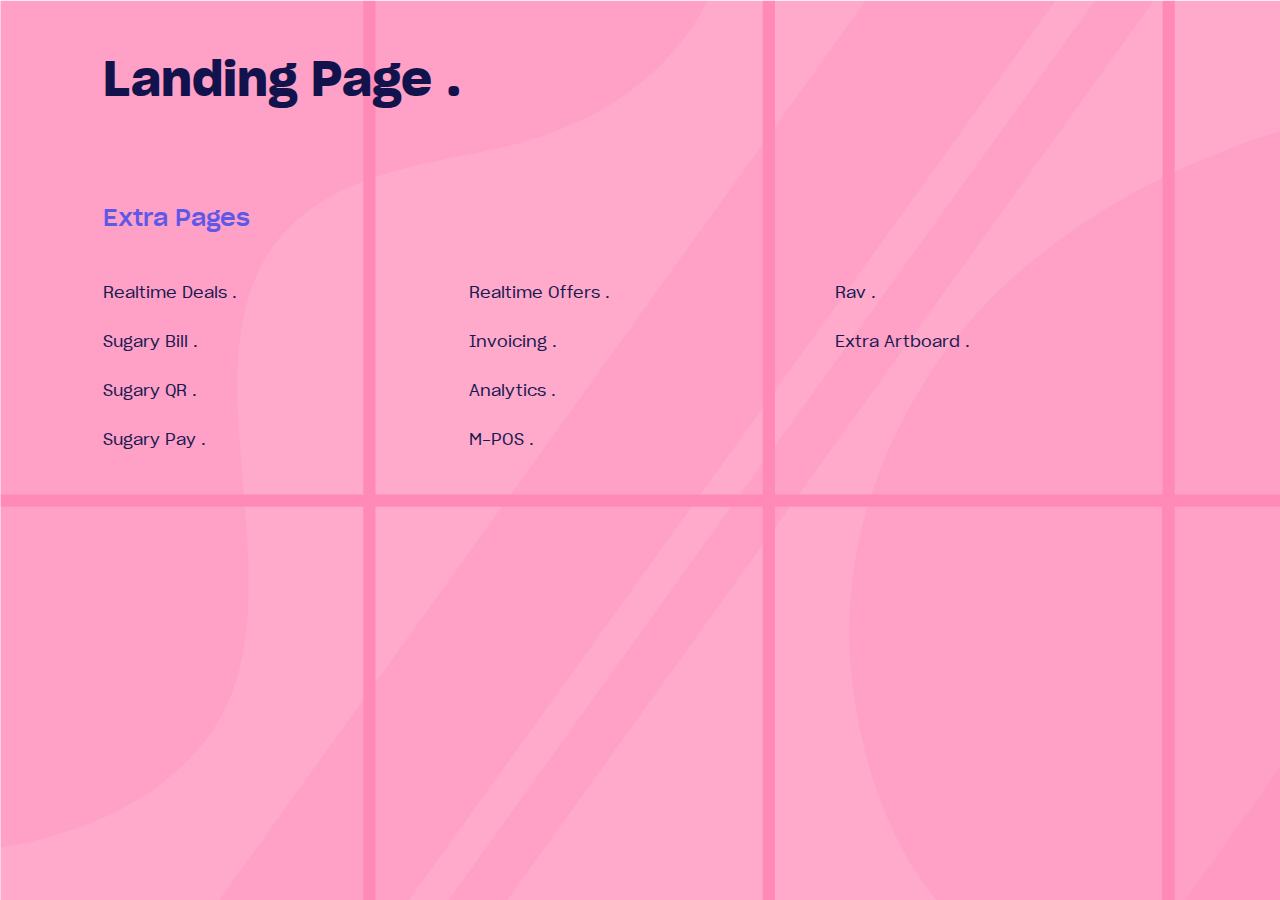
<file: index.html>
<!DOCTYPE html>
<html lang="en">

<head>
    <meta charset="UTF-8">
    <meta name="viewport" content="width=device-width, initial-scale=1.0">
    <meta http-equiv="X-UA-Compatible" content="ie=edge">
    <title>Landing Page</title>
    <link rel="stylesheet" href="https://stackpath.bootstrapcdn.com/bootstrap/4.3.1/css/bootstrap.min.css"
        integrity="sha384-ggOyR0iXCbMQv3Xipma34MD+dH/1fQ784/j6cY/iJTQUOhcWr7x9JvoRxT2MZw1T" crossorigin="anonymous">
    <link rel="stylesheet" href="static/font/stylesheet.css">
    <link rel="stylesheet" href="https://cdnjs.cloudflare.com/ajax/libs/font-awesome/5.8.2/css/all.css">
    <link href="https://fonts.googleapis.com/css?family=Playball&display=swap" rel="stylesheet">
    <link rel="stylesheet" href="static/css/bulma.min.css">
    <link rel="stylesheet" href="static/css/style.css">
    <link rel="stylesheet" href="static/css/responsive.css">
</head>

<body class="foot" style="height: 100vh">
    <div class="container">
        <section class="section">
            <a href="landing-page.html" class="h1">
                <h1 class="semibold-20 is-size-1">
                    Landing Page .
                </h1>
            </a>
        </section>
        <section class="section">
            <div class="block">
                <h2 class="medium-20 is-size-4 mb-50">
                    Extra Pages
                </h2>
            </div>
            <div class="columns">
                <div class="column">
                    <div class="block">
                        <a href="realtime-deals.html" class="book-20">
                            Realtime Deals .
                        </a>
                    </div>
                    <div class="block">
                        <a href="sugary-bill.html" class="book-20">
                            Sugary Bill .
                        </a>
                    </div>
                    <div class="block">
                        <a href="sugary-qr.html" class="book-20">
                            Sugary QR .
                        </a>
                    </div>
                    <div class="block">
                        <a href="sugary-pay.html" class="book-20">
                            Sugary Pay .
                        </a>
                    </div>
                </div>
                <div class="column">
                    <div class="block">
                        <a href="realtime-offers.html" class="book-20">
                            Realtime Offers .
                        </a>
                    </div>
                    <div class="block">
                        <a href="invoicing.html" class="book-20">
                            Invoicing .
                        </a>
                    </div>
                    <div class="block">
                        <a href="analytics.html" class="book-20">
                            Analytics .
                        </a>
                    </div>
                    <div class="block">
                        <a href="m-pos.html" class="book-20">
                            M-POS .
                        </a>
                    </div>
                </div>
                <div class="column">
                    <div class="block">
                        <a href="rav.html" class="book-20">
                            Rav .
                        </a>
                    </div>
                    <div class="block">
                        <a href="artboard.html" class="book-20">
                            Extra Artboard .
                        </a>
                    </div>
                </div>
            </div>
        </section>
    </div>
</body>

</html>
</file>
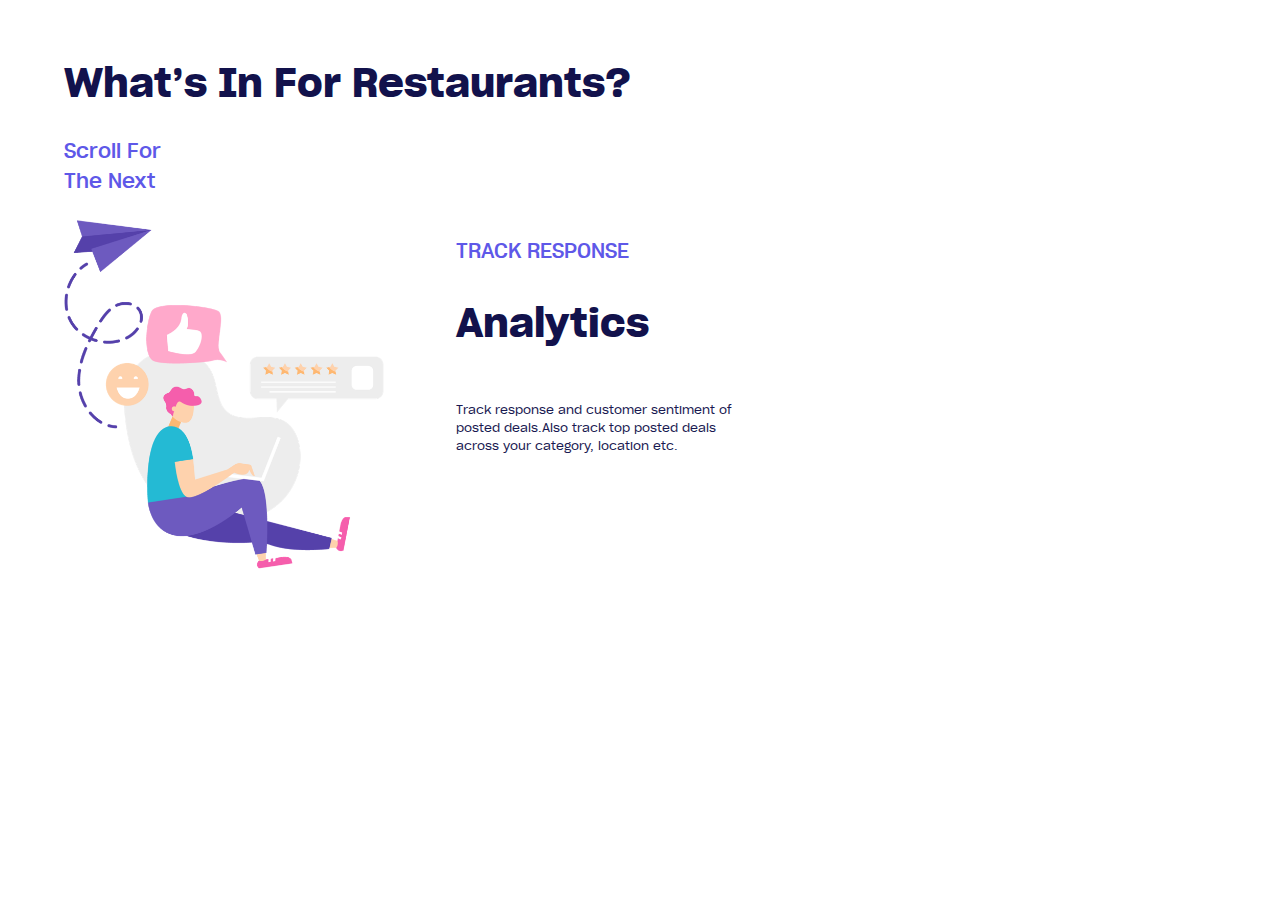
<file: analytics.html>
<!DOCTYPE html>
<html lang="en">

<head>
    <meta charset="UTF-8">
    <meta name="viewport" content="width=device-width, initial-scale=1.0">
    <meta http-equiv="X-UA-Compatible" content="ie=edge">
    <title>Analytics</title>
    <link rel="stylesheet" href="static/font/stylesheet.css">
    <link rel="stylesheet" href="static/css/bulma.min.css">
    <link rel="stylesheet" href="static/css/style.css">
    <link rel="stylesheet" href="static/css/responsive.css">
</head>

<body>
    <!--CONTENT-->
    <div class="container">
        <h2 class="semibold-20 is-size-2 mt-50 mb-25">
            What’s In For Restaurants?
        </h2>

        <div class="columns">

            <!--COLUMN 1-->
            <div class="column is-4">
                <p class="medium-20 is-size-5 mb-25 scroll">
                    Scroll For The Next
                </p>
                <img src="static/img/Analytics.png" alt="analytics" class="img-1">
            </div>

            <!--COLUMN 2-->
            <div class="column is-8">
                <p class="medium-20 is-size-5 mt-100 mb-25">
                    TRACK RESPONSE
                </p>
                <p class="semibold-20 is-size-2 mb-50">
                    Analytics
                </p>
                <p class="book-20 content is-small paragraph">
                    Track response and customer sentiment of posted deals.Also track top posted deals across your
                    category,
                    location etc.
                </p>
            </div>
        </div>
    </div>
</body>

</html>
</file>
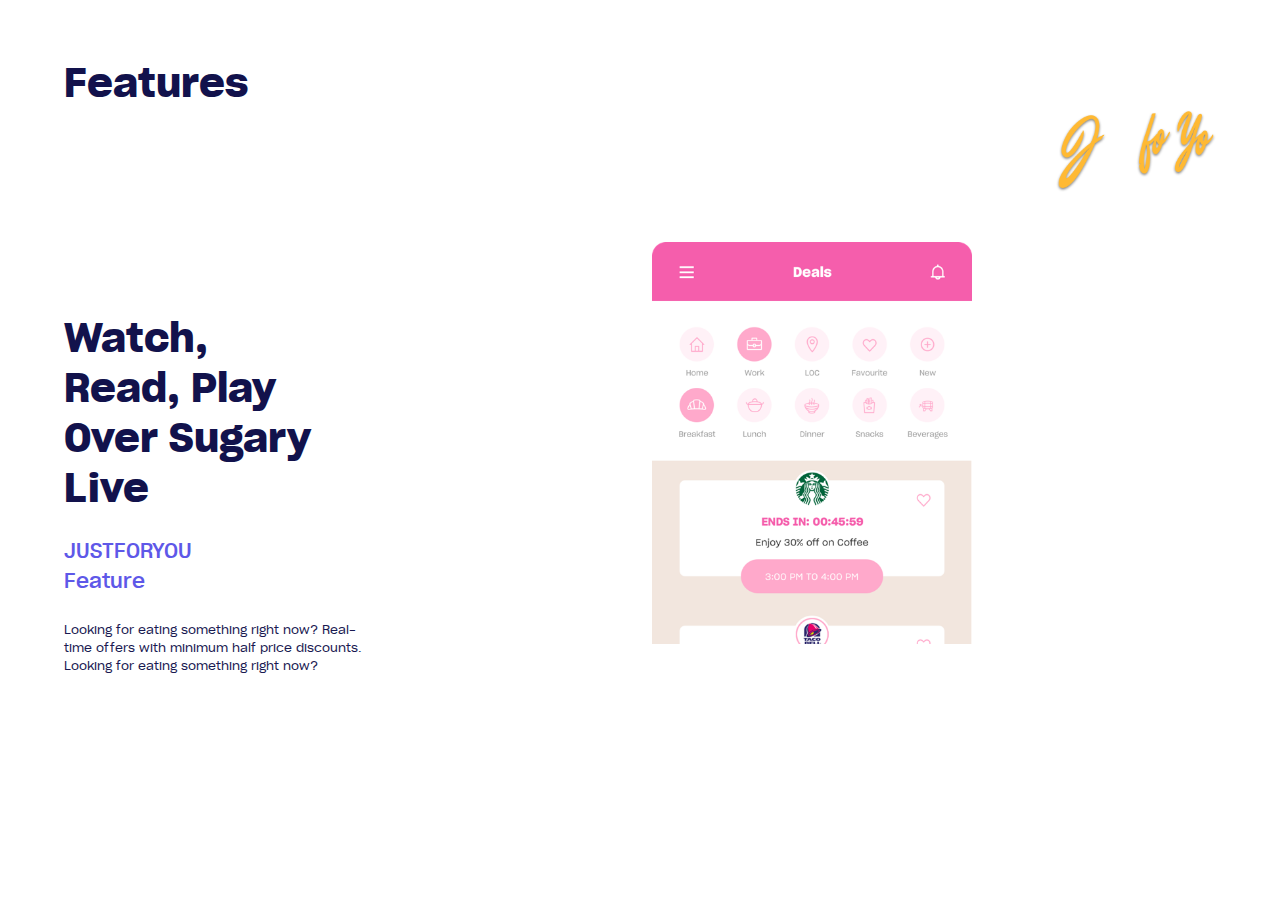
<file: artboard.html>
<!DOCTYPE html>
<html lang="en">

<head>
    <meta charset="UTF-8">
    <meta name="viewport" content="width=device-width, initial-scale=1.0">
    <meta http-equiv="X-UA-Compatible" content="ie=edge">
    <title>Artboard</title>
    <link rel="stylesheet" href="static/font/stylesheet.css">
    <link rel="stylesheet" href="static/css/bulma.min.css">
    <link rel="stylesheet" href="static/css/style.css">
    <link rel="stylesheet" href="static/css/responsive.css">
</head>

<body>
    <!--CONTENT-->
    <div class="container">
        <h2 class="semibold-20 is-size-2 mt-50">
            Features
        </h2>

        <div class="columns">

            <!--COLUMN 1-->
            <div class="column">
                <p class="mt-200 semibold-20 is-size-2 mb-25 deals">
                    Watch, Read, Play
                    Over Sugary Live
                </p>
                <p class="medium-20 is-size-5">
                    JUSTFORYOU
                </p>
                <p class="medium-20 is-size-5 mb-25">
                    Feature
                </p>
                <p  class="book-20 content is-small paragraph">
                    Looking for eating something right now? Real-time offers with minimum half price discounts. Looking
                    for
                    eating something right now?
                </p>
            </div>

            <!--COLUMN 2-->
            <div class="column">
                <img src="static/img/Group 31 Copy.png" alt="text title" class="img-3 mb-50">
                <img src="static/img/ff copy.png" alt="app screenshot" class="img-2">
            </div>
        </div>
    </div>
</body>

</html>
</file>
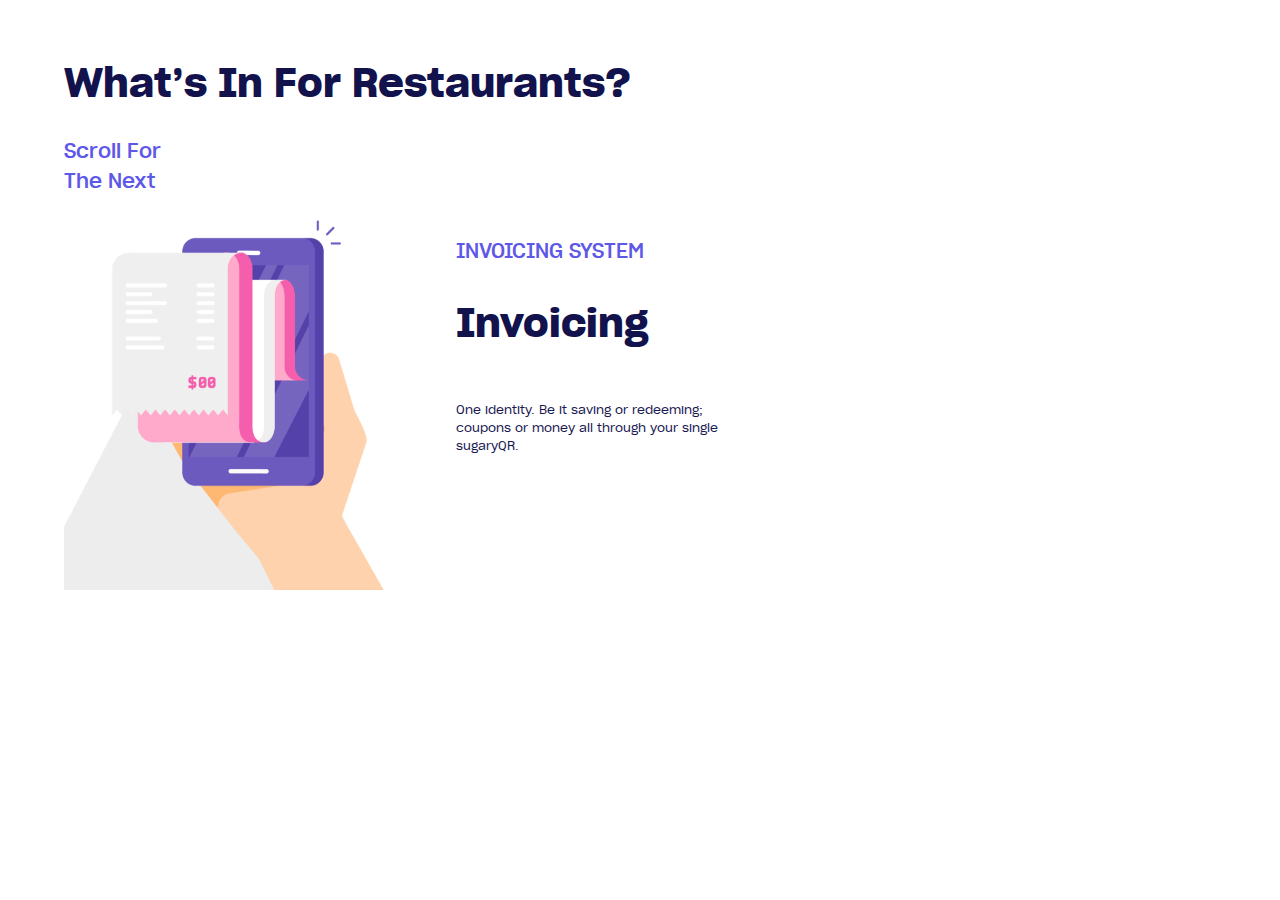
<file: invoicing.html>
<!DOCTYPE html>
<html lang="en">

<head>
    <meta charset="UTF-8">
    <meta name="viewport" content="width=device-width, initial-scale=1.0">
    <meta http-equiv="X-UA-Compatible" content="ie=edge">
    <title>Invoicing</title>
    <link rel="stylesheet" href="static/font/stylesheet.css">
    <link rel="stylesheet" href="static/css/bulma.min.css">
    <link rel="stylesheet" href="static/css/style.css">
    <link rel="stylesheet" href="static/css/responsive.css">
</head>

<body>
    <!--CONTENT-->
    <div class="container">
        <h2 class="semibold-20 is-size-2 mt-50 mb-25">
            What’s In For Restaurants?
        </h2>

        <div class="columns">

            <!--COLUMN 1-->
            <div class="column is-4">
                <p class="medium-20 is-size-5 mb-25 scroll">
                    Scroll For The Next
                </p>
                <img src="static/img/Restaurant Illustrations-08.png" alt="invoicing" class="img-1">
            </div>

            <!--COLUMN 2-->
            <div class="column is-8">
                <p class="medium-20 is-size-5 mt-100 mb-25">
                    INVOICING SYSTEM
                </p>
                <p class="semibold-20 is-size-2 mb-50">
                    Invoicing
                </p>
                <p class="book-20 content is-small paragraph">
                    One identity. Be it saving or redeeming; coupons or money all through your single sugaryQR.
                </p>
            </div>
        </div>
    </div>
</body>

</html>
</file>
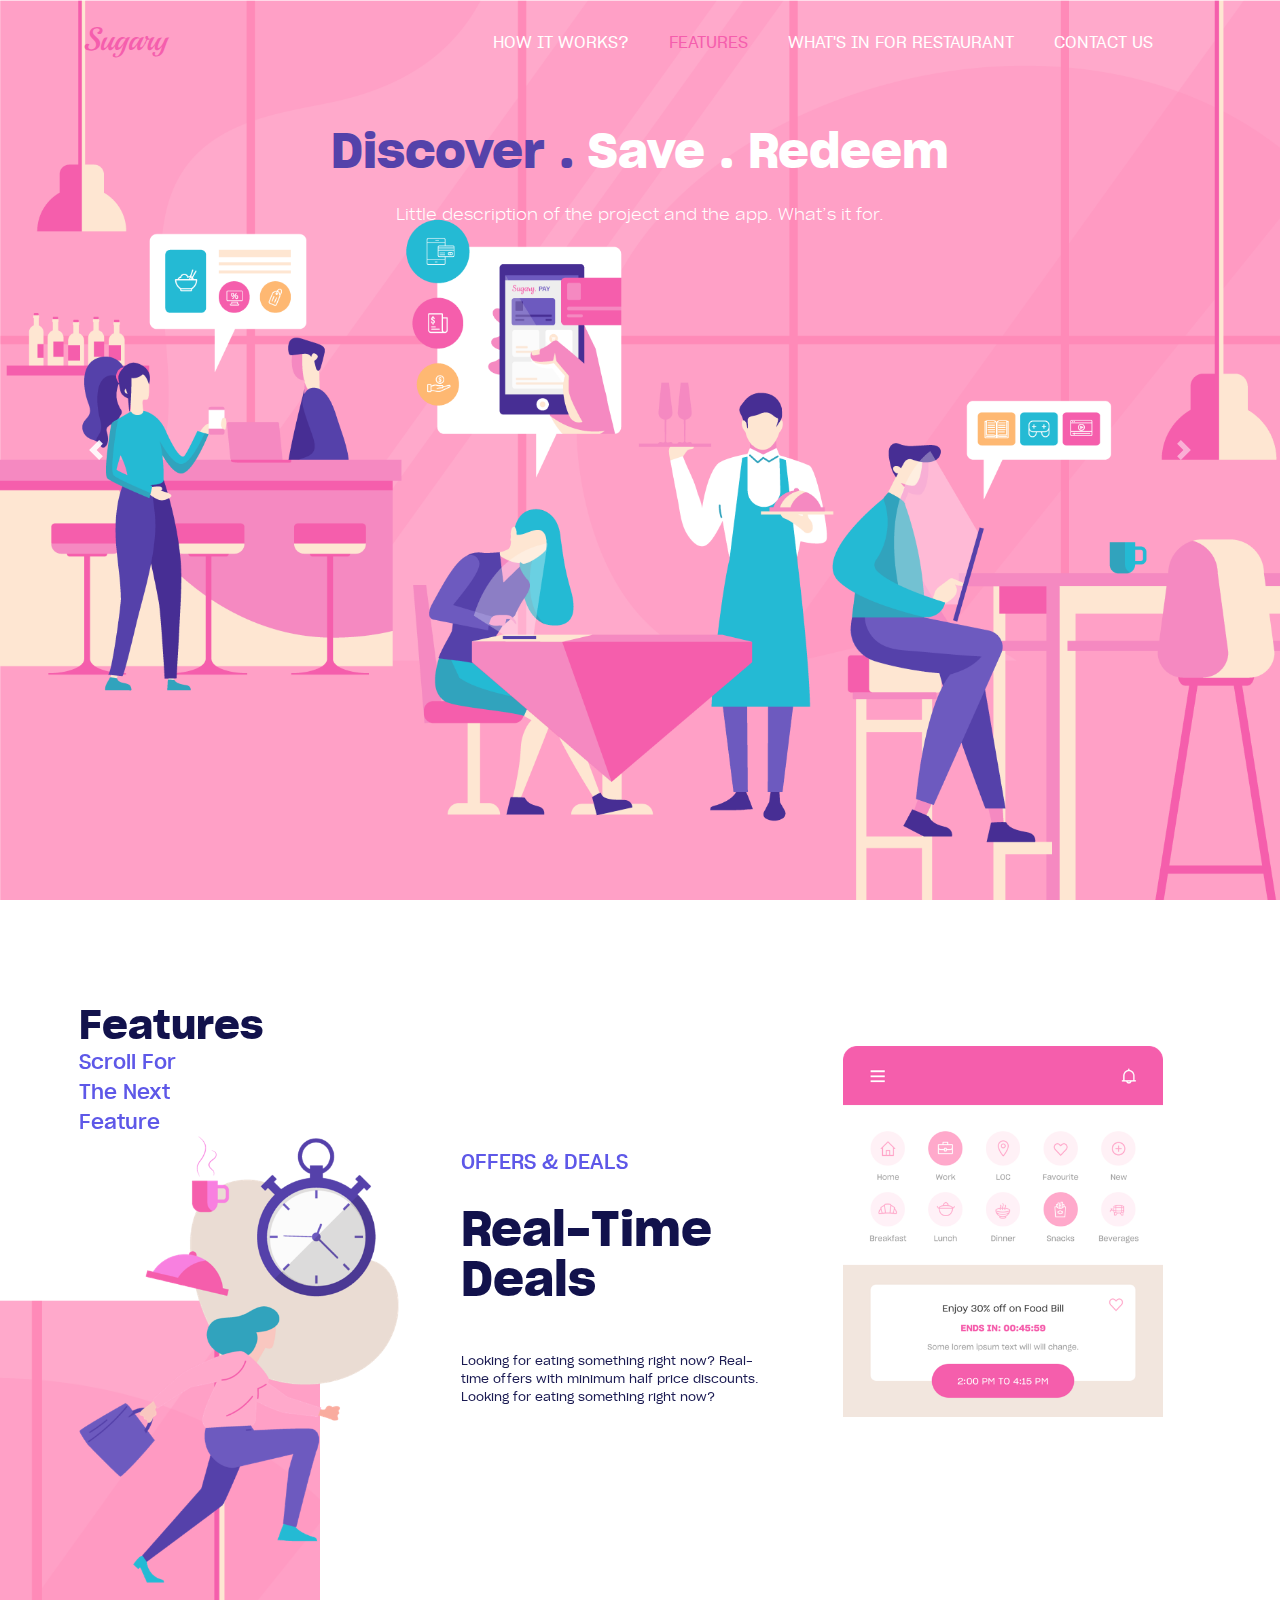
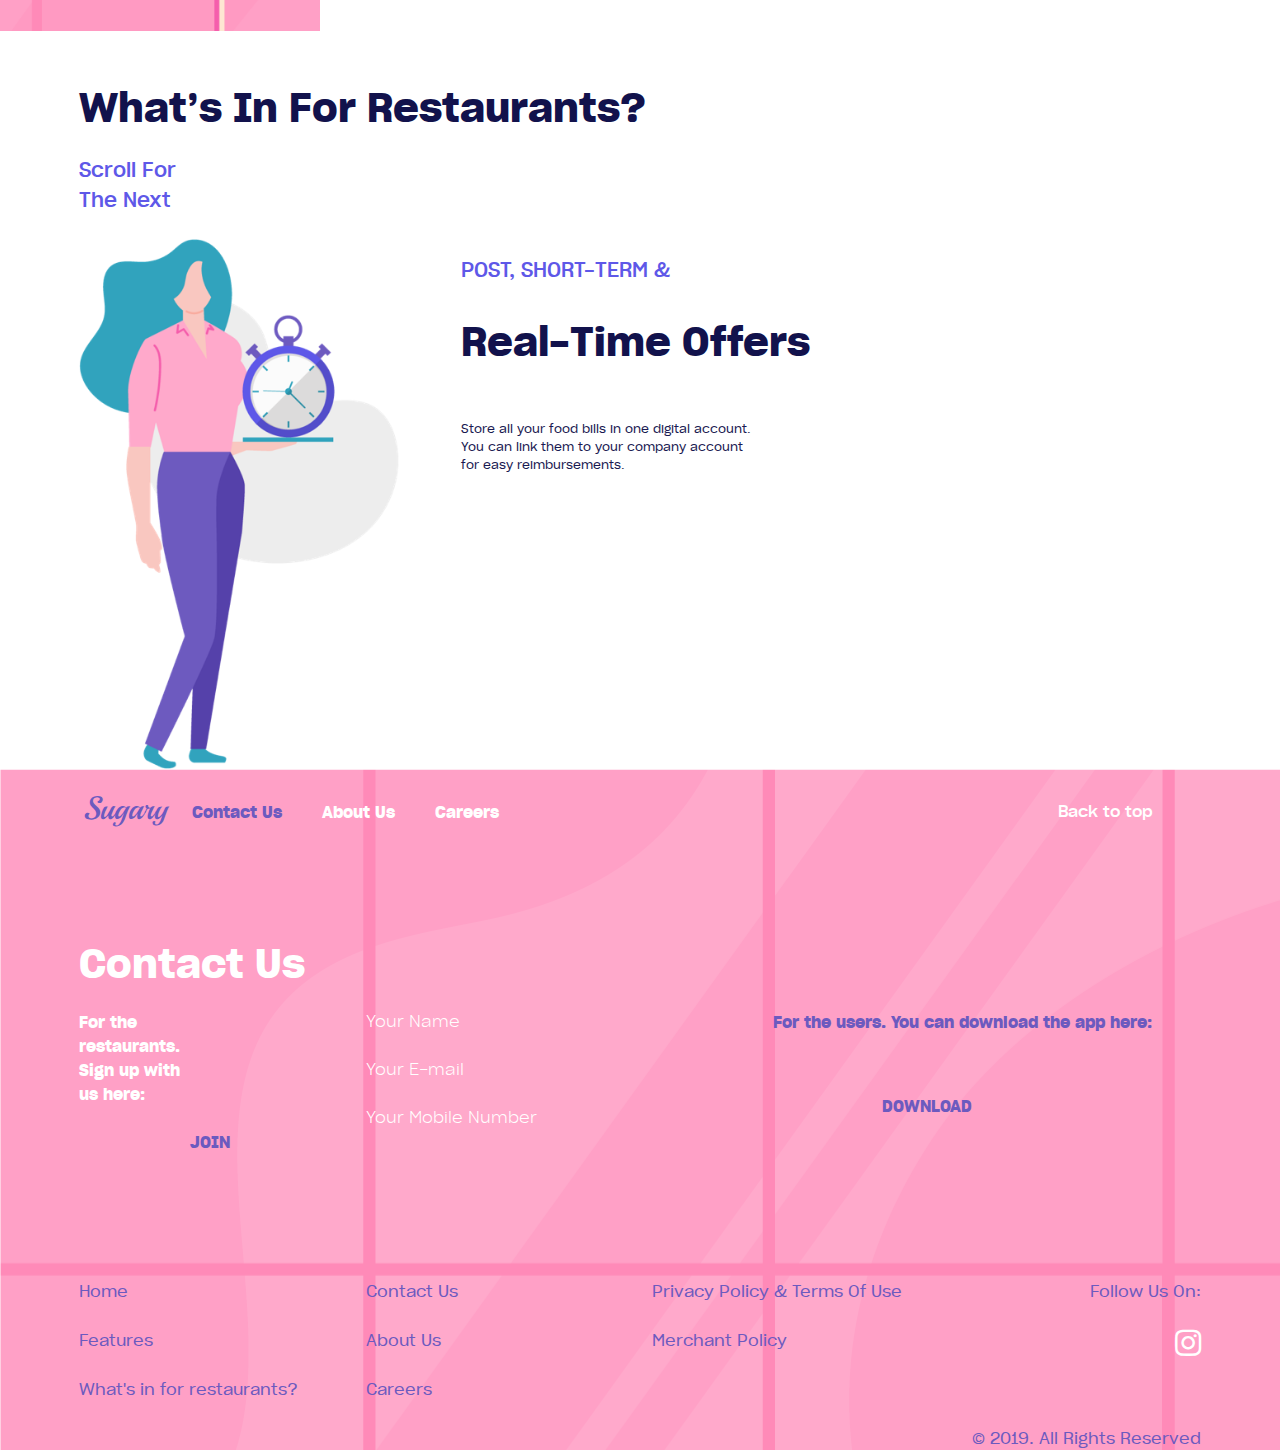
<file: landing-page-scrollable.html>
<!DOCTYPE html>
<html lang="en">

<head>
    <meta charset="UTF-8">
    <meta name="viewport" content="width=device-width, initial-scale=1.0">
    <meta http-equiv="X-UA-Compatible" content="ie=edge">
    <title>Landing Page</title>
    <link rel="stylesheet" href="https://stackpath.bootstrapcdn.com/bootstrap/4.3.1/css/bootstrap.min.css"
        integrity="sha384-ggOyR0iXCbMQv3Xipma34MD+dH/1fQ784/j6cY/iJTQUOhcWr7x9JvoRxT2MZw1T" crossorigin="anonymous">
    <link rel="stylesheet" href="static/font/stylesheet.css">
    <link rel="stylesheet" href="https://cdnjs.cloudflare.com/ajax/libs/font-awesome/5.8.2/css/all.css">
    <link href="https://fonts.googleapis.com/css?family=Playball&display=swap" rel="stylesheet">
    <link rel="stylesheet" href="static/css/bulma.min.css">
    <link rel="stylesheet" href="static/css/style.css">
    <link rel="stylesheet" href="static/css/responsive.css">
</head>

<body>

    <!--FIRST CONTENT-->
    <div class="page-1">
        <div class="container">
            <!--NAVIGATION-->
            <nav class="navbar navbar-expand-md">
                <a class="navbar-brand" href="landing-page.html">
                    <h1 class="is-size-3">
                        Sugary
                    </h1>
                </a>
                <button class="navbar-toggler" type="button" data-toggle="collapse" data-target="#navbarsExampleDefault"
                    aria-controls="navbarsExampleDefault" aria-expanded="false" aria-label="Toggle navigation">
                    <i class="fas fa-bars has-text-white"></i>
                </button>

                <div class="collapse navbar-collapse" id="navbarsExampleDefault">
                    <ul class="navbar-nav ml-auto">
                        <li class="nav-item">
                            <a class="nav-link" href="#">HOW IT WORKS?</a>
                        </li>
                        <li class="nav-item">
                            <a class="nav-link active" href="#feature">FEATURES</a>
                        </li>
                        <li class="nav-item">
                            <a class="nav-link" href="#restaurant">WHAT'S IN FOR RESTAURANT</a>
                        </li>
                        <li class="nav-item">
                            <a class="nav-link" href="#foot">CONTACT US</a>
                        </li>
                    </ul>
                </div>
            </nav>

            <!--FIRST CONTENT-->
            <section class="section">
                <div class="block">
                    <h2 class="has-text-centered is-size-1 semibold-20">
                        <span class="first">
                            Discover .
                        </span>
                        <span class="has-text-white">
                            Save . Redeem
                        </span>
                    </h2>
                </div>
                <p class="has-text-centered light-20 has-text-white">
                    Little description of the project and the app. What’s it for.
                </p>
            </section>
        </div>
    </div>

    <!--FIRST CAROUSEL-->
    <div class="page-2" id="feature">
        <div id="carouselExampleIndicators" class="carousel slide" data-ride="carousel">
            <ol class="carousel-indicators">
                <li data-target="#carouselExampleIndicators" data-slide-to="0" class="active"></li>
                <li data-target="#carouselExampleIndicators" data-slide-to="1"></li>
                <li data-target="#carouselExampleIndicators" data-slide-to="2"></li>
            </ol>
            <div class="carousel-inner">
                <div class="carousel-item active">
                    <section class="section">
                        <div class="container">
                            <h2 class="semibold-20 is-size-2 mt-50 mb-25l">
                                Features
                            </h2>

                            <div class="columns">

                                <!--COLUMN 1-->
                                <div class="column">
                                    <p class="medium-20 is-size-5 scroll">
                                        Scroll For The Next Feature
                                    </p>
                                    <img src="static/img/Restaurant Illustrations-02.png" alt="real time deals"
                                        class="img-1">
                                </div>

                                <!--COLUMN 2-->
                                <div class="column">
                                    <p class="medium-20 is-size-5 mt-100 mb-25">
                                        OFFERS & DEALS
                                    </p>
                                    <p class="semibold-20 is-size-1 deals mb-50">
                                        Real-Time Deals
                                    </p>
                                    <p class="book-20 content is-small paragraph">
                                        Looking for eating something right now? Real-time offers with minimum half price
                                        discounts.
                                        Looking
                                        for
                                        eating something right now?
                                    </p>
                                </div>

                                <!--COLUMN 3-->
                                <div class="column">
                                    <img src="static/img/Artboard Copy1.png" alt="app screenshot" class="img-2">
                                </div>
                            </div>
                        </div>
                    </section>
                </div>
                <div class="carousel-item">
                    <section class="section">
                        <div class="container">
                            <h2 class="semibold-20 mt-50 is-size-2 mb-25">
                                Features
                            </h2>

                            <div class="columns">

                                <!--COLUMN 1-->
                                <div class="column">
                                    <p class="medium-20 is-size-5 scroll mb-25">
                                        Scroll For The Next Feature
                                    </p>
                                    <img src="static/img/Restaurant Illustrations-03.png" alt="sugary bill"
                                        class="img-1">
                                </div>

                                <!--COLUMN 2-->
                                <div class="column">
                                    <img src="static/img/Group 12.svg" alt="icon" class="icon mb-25 mt-25">
                                    <p class="medium-20 mb-25 is-size-5">
                                        BILL IN APP
                                    </p>
                                    <p class="semibold-20 mb-50 is-size-1">
                                        Sugary Bill
                                    </p>
                                    <p class="book-20 content is-small paragraph">
                                        Store all your food bills in one digital account. You can link them to your
                                        company account for easy
                                        reimbursements.
                                    </p>
                                </div>

                                <!--COLUMN 3-->
                                <div class="column">
                                    <img src="static/img/Artboard Copy 2.png" alt="app screenshot" class="img-2">
                                </div>
                            </div>
                        </div>
                    </section>
                </div>
                <div class="carousel-item">
                    <section class="section">
                        <div class="container">
                            <h2 class="semibold-20 is-size-2 mt-50 mb-25">
                                Features
                            </h2>

                            <div class="columns">

                                <!--COLUMN 1-->
                                <div class="column is-4">
                                    <p class="medium-20 is-size-5 mb-25 scroll">
                                        Scroll For The Next Feature
                                    </p>
                                    <img src="static/img/Restaurant Illustrations-04.png" alt="sugary qr" class="img-1">
                                </div>

                                <!--COLUMN 2-->
                                <div class="column is-8">
                                    <p class="medium-20 is-size-5 mt-100 mb-25">
                                        ONE IDENTITY
                                    </p>
                                    <p class="semibold-20 is-size-2 mb-50">
                                        Sugary QR
                                    </p>
                                    <p class="book-20 content is-small paragraph">
                                        One identity. Be it saving or redeeming; coupons or money all through your
                                        single sugaryQR.
                                    </p>
                                </div>
                            </div>
                        </div>
                    </section>
                </div>
                <div class="carousel-item">
                    <div class="container">
                        <h2 class="semibold-20 is-size-2 mt-50 mb-25">
                            Features
                        </h2>

                        <div class="columns">

                            <!--COLUMN 1-->
                            <div class="column is-4">
                                <p class="medium-20 is-size-5 mb-25 scroll">
                                    Scroll For The Next Feature
                                </p>
                                <img src="static/img/Restaurant Illustrations-05.png" alt="sugary pay" class="img-1">
                            </div>

                            <!--COLUMN 2-->
                            <div class="column is-8">
                                <p class="medium-20 is-size-5 mt-100 mb-25">
                                    PAY WITH APP
                                </p>
                                <p class="semibold-20 is-size-2 mb-50">
                                    Sugary Pay
                                </p>
                                <p class="book-20 content is-small paragraph">
                                    Make your food payments using Sugary Pay and earn spend based rewards. Make your
                                    food payments using
                                    Sugary Pay.
                                </p>
                            </div>
                        </div>
                    </div>
                </div>
            </div>
        </div>
        <a class="carousel-control-prev" href="#carouselExampleIndicators" role="button" data-slide="prev">
            <span class="carousel-control-prev-icon" aria-hidden="true"></span>
            <span class="sr-only">Previous</span>
        </a>
        <a class="carousel-control-next" href="#carouselExampleIndicators" role="button" data-slide="next">
            <span class="carousel-control-next-icon" aria-hidden="true"></span>
            <span class="sr-only">Next</span>
        </a>
    </div>

    <!--SECOND CAROUSEL-->
    <div class="container" id="restaurant">
        <h2 class="semibold-20 is-size-2 mt-50 mb-25">
            What’s In For Restaurants?
        </h2>

        <div class="columns">

            <!--COLUMN 1-->
            <div class="column is-4">
                <p class="medium-20 is-size-5 mb-25 scroll">
                    Scroll For The Next
                </p>
                <img src="static/img/Restaurant Illustrations-07.png" alt="real time offers" class="img-1">
            </div>

            <!--COLUMN 2-->
            <div class="column">
                <p class="medium-20 is-size-5 mt-100 mb-25">
                    POST, SHORT-TERM &
                </p>
                <p class="semibold-20 is-size-2 mb-50">
                    Real-Time Offers
                </p>
                <p class="book-20 content is-small paragraph">
                    Store all your food bills in one digital account. You can link them to your company
                    account for
                    easy
                    reimbursements.
                </p>
            </div>
        </div>
    </div>
    </div>

    <!--FOOTER-->
    <div class="foot" id="foot">
        <div class="container">

            <!--NAVIGATION-->
            <nav class="navbar navbar-expand-md">
                <a class="navbar-brand" href="landing-page.html">
                    <h1 class="is-size-3 foot-brand">
                        Sugary
                    </h1>
                </a>
                <button class="navbar-toggler" type="button" data-toggle="collapse"
                    data-target="#navbarsExampleDefaultt" aria-controls="navbarsExampleDefault" aria-expanded="false"
                    aria-label="Toggle navigation">
                    <i class="fas fa-bars has-text-white"></i>
                </button>

                <div class="collapse navbar-collapse" id="navbarsExampleDefaultt">
                    <ul class="navbar-nav mr-auto">
                        <li class="nav-item">
                            <a class="nav-link contact-link" href="#">Contact Us</a>
                        </li>
                        <li class="nav-item">
                            <a class="nav-link foot-link" href="#">About Us</a>
                        </li>
                        <li class="nav-item">
                            <a class="nav-link foot-link" href="#">Careers</a>
                        </li>
                    </ul>
                    <ul class="navbar-nav ml-auto">
                        <li class="nav-item">
                            <a class="nav-link back-link" href="#">Back to top</a>
                        </li>
                    </ul>
                </div>
            </nav>

            <!--FOOTER CONTENT-->
            <div class="block">
                <section class="section"></section>
                <div class="block">
                    <h2 class="semibold-20 is-size-2 has-text-white">
                        Contact Us
                    </h2>
                </div>
                <div class="columns">
                    <div class="column is-3 has-text-centered">
                        <div class="block">
                            <p class="semibold-20 sign-up has-text-white">
                                For the restaurants. Sign up with us here:
                            </p>
                        </div>
                        <a href="#" class="semibold-20 join">JOIN</a>
                    </div>
                    <div class="column is-3">
                        <div class="block">
                            <p class="light-20 has-text-white">
                                Your Name
                            </p>
                        </div>
                        <div class="block">
                            <p class="light-20 has-text-white">
                                Your E-mail
                            </p>
                        </div>
                        <div class="block">
                            <p class="light-20 has-text-white">
                                Your Mobile Number
                            </p>
                        </div>
                    </div>
                    <div class="column is-6 has-text-centered">
                        <div class="block">
                            <p class="semibold-20 app">
                                For the users. You can download the app here:
                            </p>
                        </div>
                        <div class="block">
                            <a href="#" class="semibold-20 join">DOWNLOAD</a>
                        </div>
                    </div>
                </div>
                <div class="columns mt-100">
                    <div class="column">
                        <div class="block">
                            <a href="#" class="foot-links">Home</a>
                        </div>
                        <div class="block">
                            <a href="#" class="foot-links">Features</a>
                        </div>
                        <div class="block">
                            <a href="#" class="foot-links">What's in for restaurants?</a>
                        </div>
                    </div>
                    <div class="column">
                        <div class="block">
                            <a href="#" class="foot-links">Contact Us</a>
                        </div>
                        <div class="block">
                            <a href="#" class="foot-links">About Us</a>
                        </div>
                        <div class="block">
                            <a href="#" class="foot-links">Careers</a>
                        </div>
                    </div>
                    <div class="column">
                        <div class="block">
                            <a href="#" class="foot-links">Privacy Policy & Terms Of Use</a>
                        </div>
                        <div class="block">
                            <a href="#" class="foot-links">Merchant Policy</a>
                        </div>
                    </div>
                    <div class="column has-text-right">
                        <div class="block">
                            <a href="#" class="foot-links">Follow Us On:</a>
                        </div>
                        <a href="#">
                            <i class="fab fa-instagram"></i>
                        </a>
                    </div>
                </div>
                <div class="block">
                    <p class="has-text-right foot-links">
                        © 2019. All Rights Reserved
                    </p>
                </div>
            </div>
        </div>
    </div>

    <script src="https://code.jquery.com/jquery-3.3.1.slim.min.js"
        integrity="sha384-q8i/X+965DzO0rT7abK41JStQIAqVgRVzpbzo5smXKp4YfRvH+8abtTE1Pi6jizo"
        crossorigin="anonymous"></script>
    <script src="https://cdnjs.cloudflare.com/ajax/libs/popper.js/1.14.7/umd/popper.min.js"
        integrity="sha384-UO2eT0CpHqdSJQ6hJty5KVphtPhzWj9WO1clHTMGa3JDZwrnQq4sF86dIHNDz0W1"
        crossorigin="anonymous"></script>
    <script src="https://stackpath.bootstrapcdn.com/bootstrap/4.3.1/js/bootstrap.min.js"
        integrity="sha384-JjSmVgyd0p3pXB1rRibZUAYoIIy6OrQ6VrjIEaFf/nJGzIxFDsf4x0xIM+B07jRM"
        crossorigin="anonymous"></script>
</body>

</html>
</file>
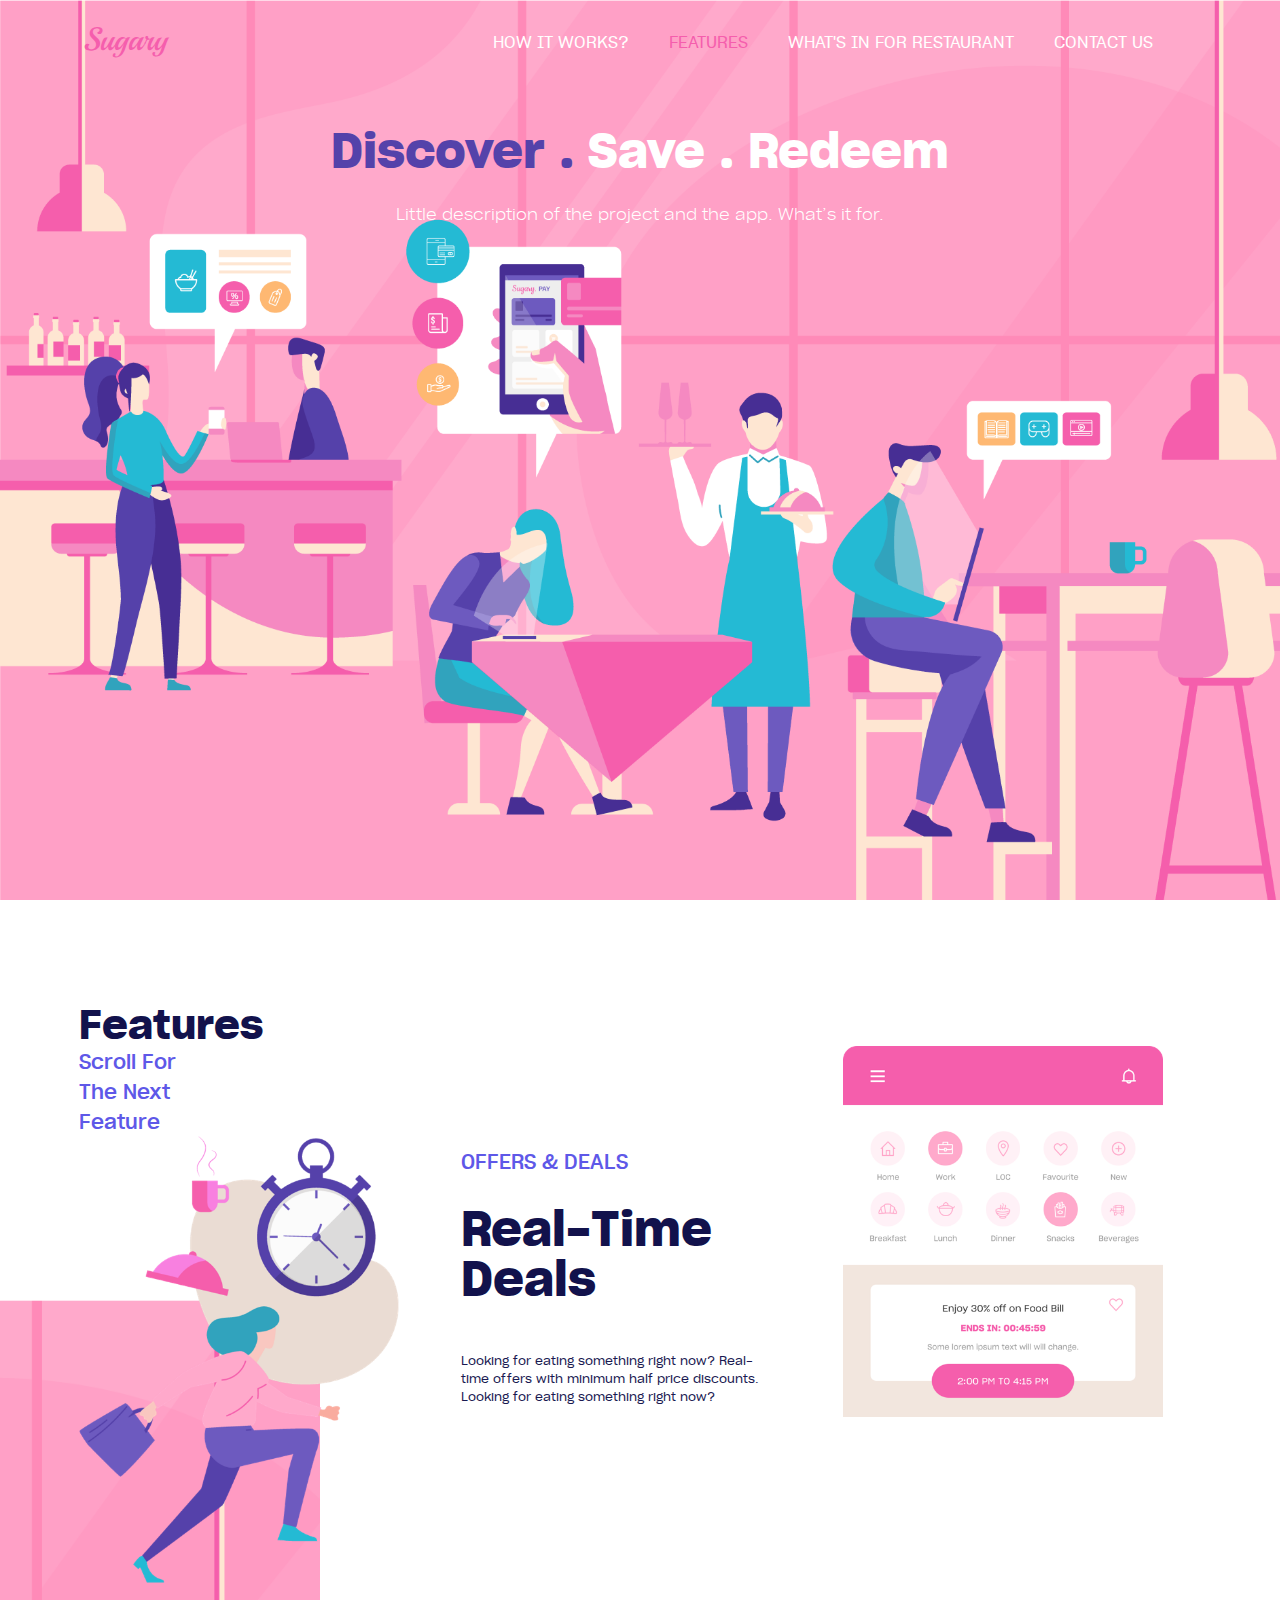
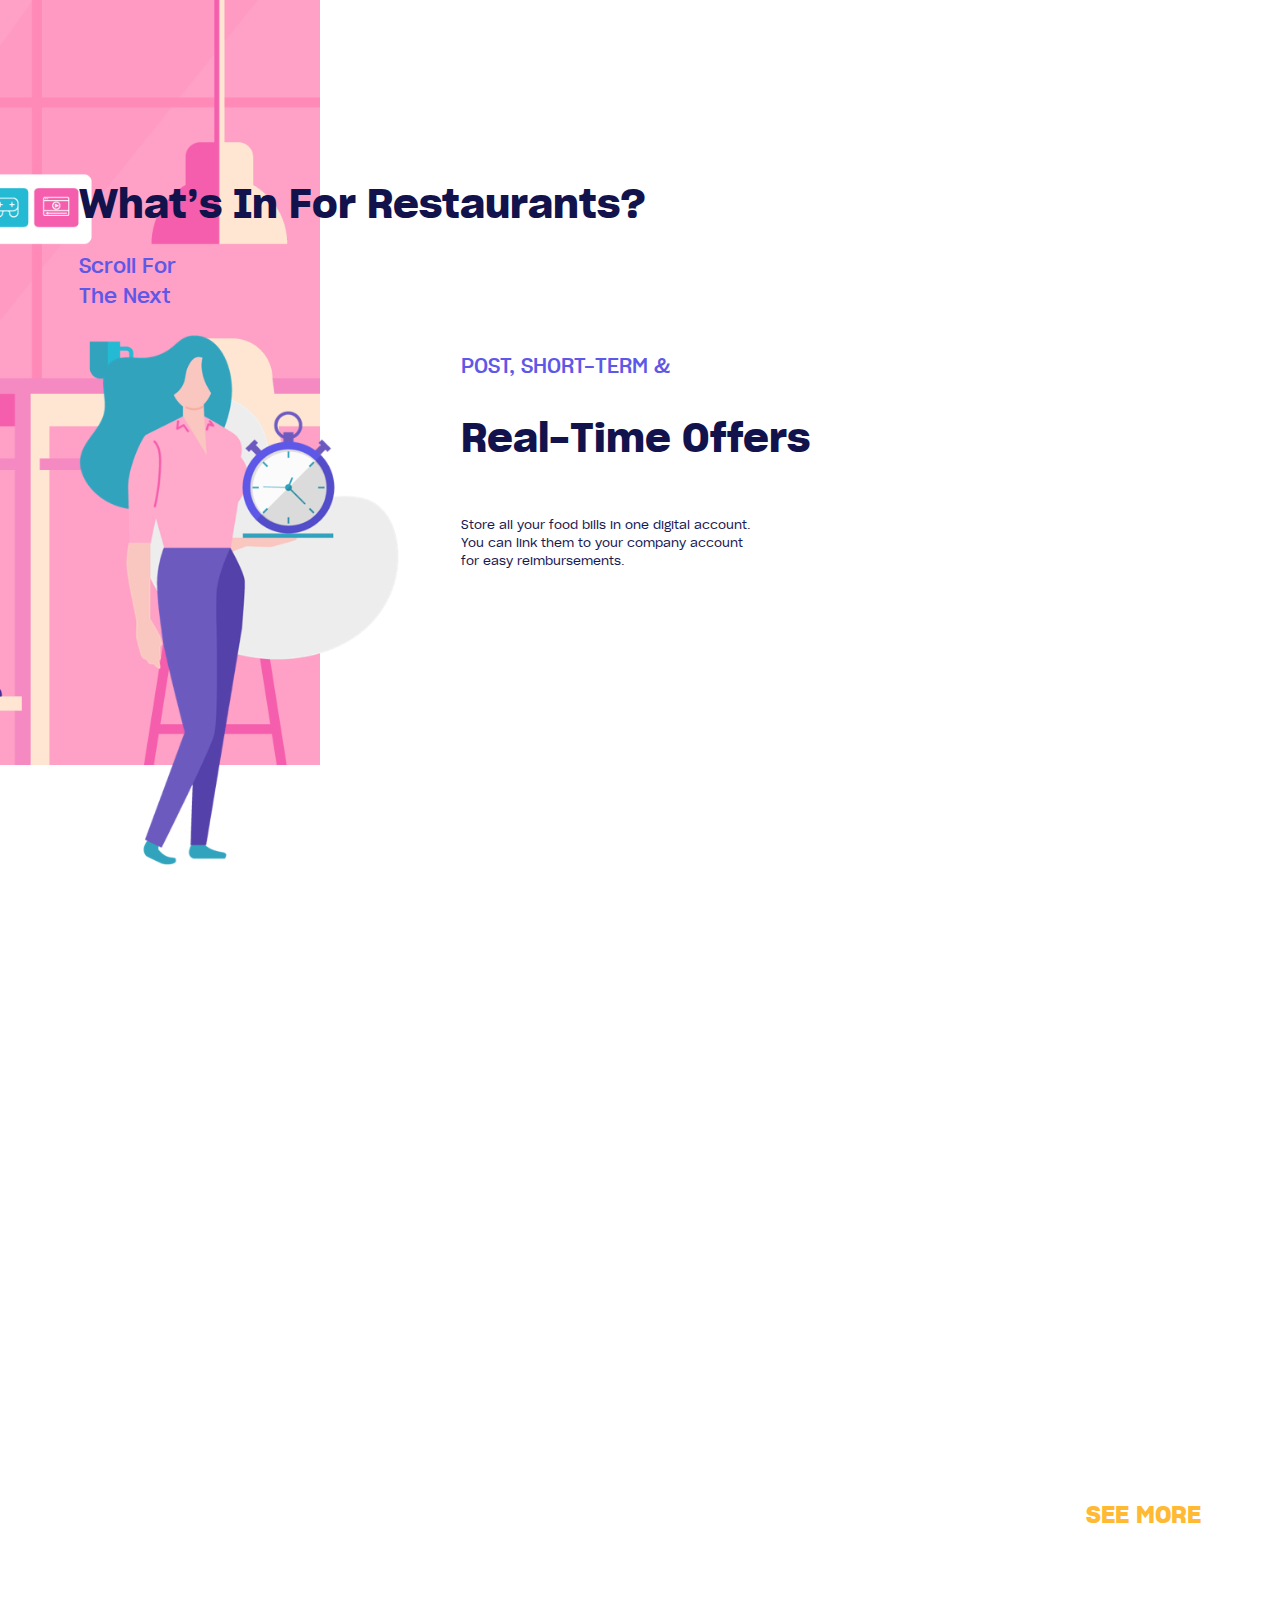
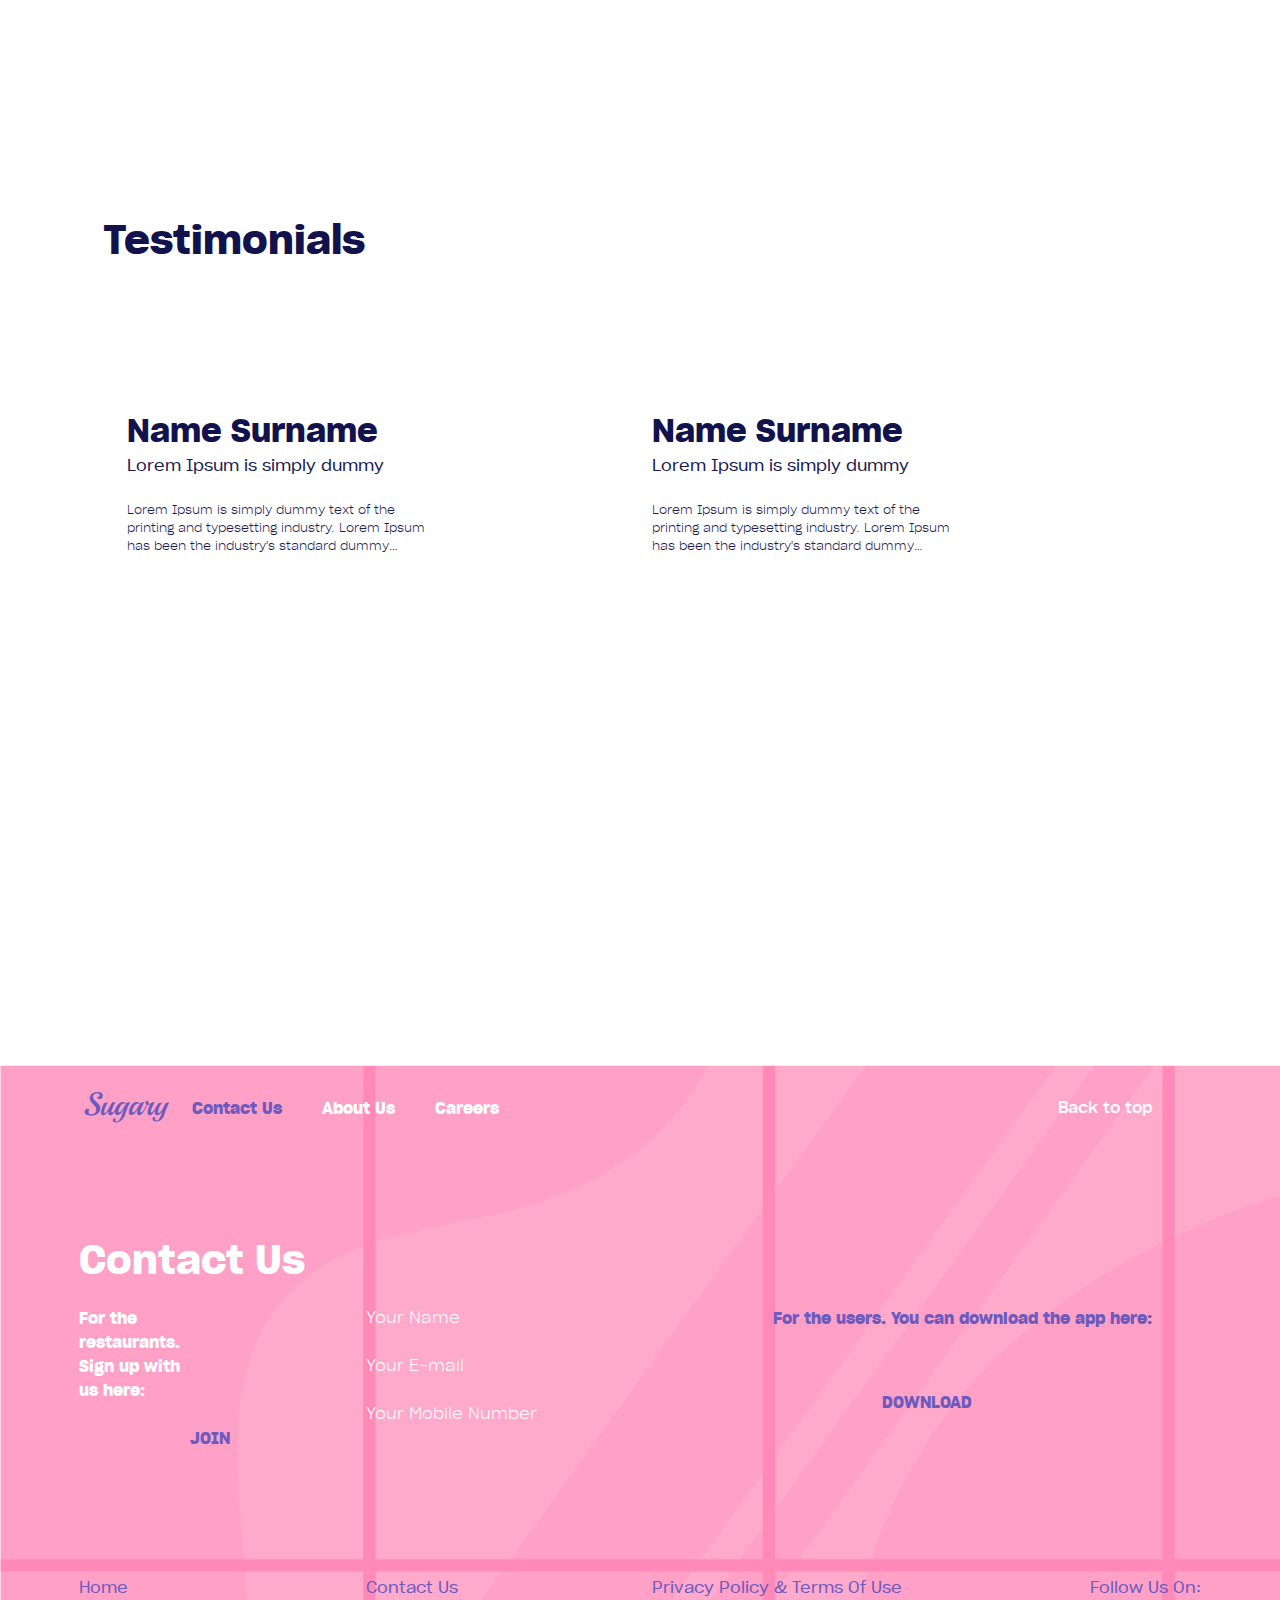
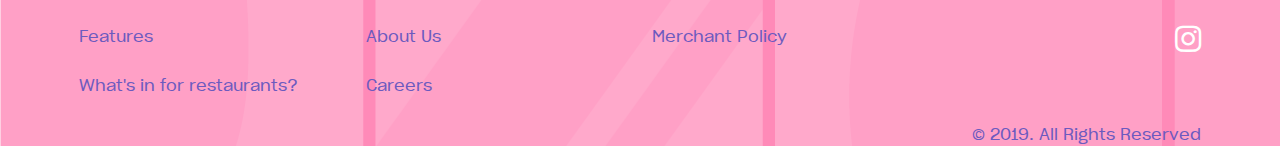
<file: landing-page.html>
<!DOCTYPE html>
<html lang="en">

<head>
    <meta charset="UTF-8">
    <meta name="viewport" content="width=device-width, initial-scale=1.0">
    <meta http-equiv="X-UA-Compatible" content="ie=edge">
    <title>Landing Page</title>
    <link rel="stylesheet" href="https://stackpath.bootstrapcdn.com/bootstrap/4.3.1/css/bootstrap.min.css"
        integrity="sha384-ggOyR0iXCbMQv3Xipma34MD+dH/1fQ784/j6cY/iJTQUOhcWr7x9JvoRxT2MZw1T" crossorigin="anonymous">
    <link rel="stylesheet" href="static/font/stylesheet.css">
    <link rel="stylesheet" href="https://cdnjs.cloudflare.com/ajax/libs/font-awesome/5.8.2/css/all.css">
    <link href="https://fonts.googleapis.com/css?family=Playball&display=swap" rel="stylesheet">
    <link rel="stylesheet" href="static/css/bulma.min.css">
    <link rel="stylesheet" href="static/css/style.css">
    <link rel="stylesheet" href="static/css/responsive.css">
</head>

<body>

    <!--FIRST CONTENT-->
    <div class="page-1">
        <div class="container">
            <!--NAVIGATION-->
            <nav class="navbar navbar-expand-md">
                <a class="navbar-brand" href="landing-page.html">
                    <h1 class="is-size-3">
                        Sugary
                    </h1>
                </a>
                <button class="navbar-toggler" type="button" data-toggle="collapse" data-target="#navbarsExampleDefault"
                aria-controls="navbarsExampleDefault" aria-expanded="false" aria-label="Toggle navigation">
                <i class="fas fa-bars has-text-white"></i>
            </button>

            <div class="collapse navbar-collapse" id="navbarsExampleDefault">
                <ul class="navbar-nav ml-auto">
                    <li class="nav-item">
                            <a class="nav-link" href="#">HOW IT WORKS?</a>
                        </li>
                        <li class="nav-item">
                            <a class="nav-link active" href="#feature">FEATURES</a>
                        </li>
                        <li class="nav-item">
                            <a class="nav-link" href="#restaurant">WHAT'S IN FOR RESTAURANT</a>
                        </li>
                        <li class="nav-item">
                            <a class="nav-link" href="#foot">CONTACT US</a>
                        </li>
                    </ul>
                </div>
            </nav>

            <!--FIRST CONTENT-->
            <section class="section">
                <div class="block">
                    <h2 class="has-text-centered is-size-1 semibold-20">
                        <span class="first">
                            Discover .
                        </span>
                        <span class="has-text-white">
                            Save . Redeem
                        </span>
                    </h2>
                </div>
                <p class="has-text-centered light-20 has-text-white">
                    Little description of the project and the app. What’s it for.
                </p>
            </section>
        </div>
    </div>

    <!--SECOND CONTENT-->
    <div class="page-2" id="feature">
        <section class="section">
            <div class="container">
                <h2 class="semibold-20 is-size-2 mt-50 mb-25l">
                    Features
                </h2>

                <div class="columns">

                    <!--COLUMN 1-->
                    <div class="column">
                        <p class="medium-20 is-size-5 scroll">
                            Scroll For The Next Feature
                        </p>
                        <img src="static/img/Restaurant Illustrations-02.png" alt="real time deals" class="img-1">
                    </div>

                    <!--COLUMN 2-->
                    <div class="column">
                        <p class="medium-20 is-size-5 mt-100 mb-25">
                            OFFERS & DEALS
                        </p>
                        <p class="semibold-20 is-size-1 deals mb-50">
                            Real-Time Deals
                        </p>
                        <p class="book-20 content is-small paragraph">
                            Looking for eating something right now? Real-time offers with minimum half price discounts.
                            Looking
                            for
                            eating something right now?
                        </p>
                    </div>

                    <!--COLUMN 3-->
                    <div class="column">
                        <img src="static/img/Artboard Copy1.png" alt="app screenshot" class="img-2">
                    </div>
                </div>
            </div>
        </section>
        <section class="section"></section>
        <div class="container" id="restaurant">
            <h2 class="semibold-20 is-size-2 mt-50 mb-25">
                What’s In For Restaurants?
            </h2>

            <div class="columns">

                <!--COLUMN 1-->
                <div class="column is-4">
                    <p class="medium-20 is-size-5 mb-25 scroll">
                        Scroll For The Next
                    </p>
                    <img src="static/img/Restaurant Illustrations-07.png" alt="real time offers" class="img-1">
                </div>

                <!--COLUMN 2-->
                <div class="column">
                    <p class="medium-20 is-size-5 mt-100 mb-25">
                        POST, SHORT-TERM &
                    </p>
                    <p class="semibold-20 is-size-2 mb-50">
                        Real-Time Offers
                    </p>
                    <p class="book-20 content is-small paragraph">
                        Store all your food bills in one digital account. You can link them to your company account for
                        easy
                        reimbursements.
                    </p>
                </div>
            </div>
        </div>
    </div>

    <!--THIRD CONTENT-->
    <div class="container page-3">
        <p class="semibold-20 see-more is-size-4">
            SEE MORE
        </p>
    </div>

    <!--FOURTH CONTENT-->
    <div class="page-4">
        <div class="container">
            <section class="section">
                <h2 class="semibold-20 is-size-2">
                    Testimonials
                </h2>
                <section class="section"></section>
                <section class="section">
                    <div class="columns">
                        <div class="column">
                            <div class="block">
                                <p class="semibold-20 is-size-3">
                                    Name Surname
                                </p>
                                <p class="book-20">
                                    Lorem Ipsum is simply dummy
                                </p>
                            </div>
                            <p class="light-20 content is-small paragraph">
                                Lorem Ipsum is simply dummy text of the printing and typesetting industry. Lorem Ipsum
                                has been the industry's standard dummy…
                            </p>
                        </div>
                        <div class="column">
                            <div class="block">
                                <p class="semibold-20 is-size-3">
                                    Name Surname
                                </p>
                                <p class="book-20">
                                    Lorem Ipsum is simply dummy
                                </p>
                            </div>
                            <p class="light-20 content is-small paragraph">
                                Lorem Ipsum is simply dummy text of the printing and typesetting industry. Lorem Ipsum
                                has been the industry's standard dummy…
                            </p>
                        </div>
                    </div>
                </section>
            </section>
        </div>
    </div>

    <!--FOOTER-->
    <div class="foot" id="foot">
        <div class="container">

            <!--NAVIGATION-->
            <nav class="navbar navbar-expand-md">
                <a class="navbar-brand" href="landing-page.html">
                    <h1 class="is-size-3 foot-brand">
                        Sugary
                    </h1>
                </a>
                <button class="navbar-toggler" type="button" data-toggle="collapse" data-target="#navbarsExampleDefaultt"
                    aria-controls="navbarsExampleDefault" aria-expanded="false" aria-label="Toggle navigation">
                    <i class="fas fa-bars has-text-white"></i>
                </button>

                <div class="collapse navbar-collapse" id="navbarsExampleDefaultt">
                    <ul class="navbar-nav mr-auto">
                        <li class="nav-item">
                            <a class="nav-link contact-link" href="#">Contact Us</a>
                        </li>
                        <li class="nav-item">
                            <a class="nav-link foot-link" href="#">About Us</a>
                        </li>
                        <li class="nav-item">
                            <a class="nav-link foot-link" href="#">Careers</a>
                        </li>
                    </ul>
                    <ul class="navbar-nav ml-auto">
                        <li class="nav-item">
                            <a class="nav-link back-link" href="#">Back to top</a>
                        </li>
                    </ul>
                </div>
            </nav>

            <!--FOOTER CONTENT-->
            <div class="block">
                <section class="section"></section>
                <div class="block">
                    <h2 class="semibold-20 is-size-2 has-text-white">
                        Contact Us
                    </h2>
                </div>
                <div class="columns">
                    <div class="column is-3 has-text-centered">
                        <div class="block">
                            <p class="semibold-20 sign-up has-text-white">
                                For the restaurants. Sign up with us here:
                            </p>
                        </div>
                        <a href="#" class="semibold-20 join">JOIN</a>
                    </div>
                    <div class="column is-3">
                        <div class="block">
                            <p class="light-20 has-text-white">
                                Your Name
                            </p>
                        </div>
                        <div class="block">
                            <p class="light-20 has-text-white">
                                Your E-mail
                            </p>
                        </div>
                        <div class="block">
                            <p class="light-20 has-text-white">
                                Your Mobile Number
                            </p>
                        </div>
                    </div>
                    <div class="column is-6 has-text-centered">
                        <div class="block">
                            <p class="semibold-20 app">
                                For the users. You can download the app here:
                            </p>
                        </div>
                        <div class="block">
                            <a href="#" class="semibold-20 join">DOWNLOAD</a>
                        </div>
                    </div>
                </div>
                <div class="columns mt-100">
                    <div class="column">
                        <div class="block">
                            <a href="#" class="foot-links">Home</a>
                        </div>
                        <div class="block">
                            <a href="#" class="foot-links">Features</a>
                        </div>
                        <div class="block">
                            <a href="#" class="foot-links">What's in for restaurants?</a>
                        </div>
                    </div>
                    <div class="column">
                        <div class="block">
                            <a href="#" class="foot-links">Contact Us</a>
                        </div>
                        <div class="block">
                            <a href="#" class="foot-links">About Us</a>
                        </div>
                        <div class="block">
                            <a href="#" class="foot-links">Careers</a>
                        </div>
                    </div>
                    <div class="column">
                        <div class="block">
                            <a href="#" class="foot-links">Privacy Policy & Terms Of Use</a>
                        </div>
                        <div class="block">
                            <a href="#" class="foot-links">Merchant Policy</a>
                        </div>
                    </div>
                    <div class="column has-text-right">
                        <div class="block">
                            <a href="#" class="foot-links">Follow Us On:</a>
                        </div>
                        <a href="#">
                            <i class="fab fa-instagram"></i>
                        </a>
                    </div>
                </div>
                <div class="block">
                    <p class="has-text-right foot-links">
                        © 2019. All Rights Reserved
                    </p>
                </div>
            </div>
        </div>
    </div>

    <script src="https://code.jquery.com/jquery-3.3.1.slim.min.js"
        integrity="sha384-q8i/X+965DzO0rT7abK41JStQIAqVgRVzpbzo5smXKp4YfRvH+8abtTE1Pi6jizo"
        crossorigin="anonymous"></script>
    <script src="https://cdnjs.cloudflare.com/ajax/libs/popper.js/1.14.7/umd/popper.min.js"
        integrity="sha384-UO2eT0CpHqdSJQ6hJty5KVphtPhzWj9WO1clHTMGa3JDZwrnQq4sF86dIHNDz0W1"
        crossorigin="anonymous"></script>
    <script src="https://stackpath.bootstrapcdn.com/bootstrap/4.3.1/js/bootstrap.min.js"
        integrity="sha384-JjSmVgyd0p3pXB1rRibZUAYoIIy6OrQ6VrjIEaFf/nJGzIxFDsf4x0xIM+B07jRM"
        crossorigin="anonymous"></script>
</body>

</html>
</file>
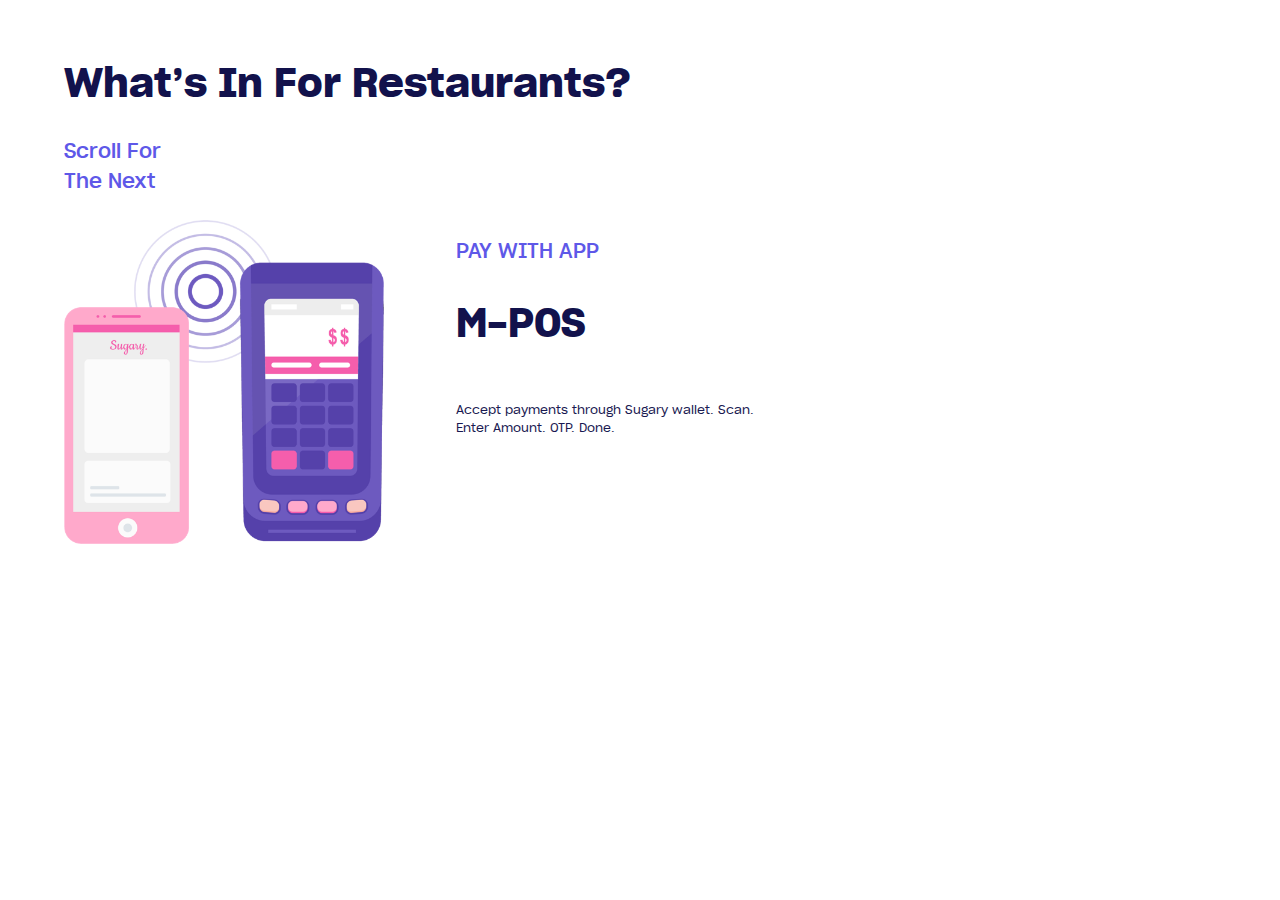
<file: m-pos.html>
<!DOCTYPE html>
<html lang="en">

<head>
    <meta charset="UTF-8">
    <meta name="viewport" content="width=device-width, initial-scale=1.0">
    <meta http-equiv="X-UA-Compatible" content="ie=edge">
    <title>M-POS</title>
    <link rel="stylesheet" href="static/font/stylesheet.css">
    <link rel="stylesheet" href="static/css/bulma.min.css">
    <link rel="stylesheet" href="static/css/style.css">
    <link rel="stylesheet" href="static/css/responsive.css">
</head>

<body>
    <!--CONTENT-->
    <div class="container">
        <h2 class="semibold-20 is-size-2 mt-50 mb-25">
            What’s In For Restaurants?
        </h2>

        <div class="columns">

            <!--COLUMN 1-->
            <div class="column is-4">
                    <p class="medium-20 is-size-5 mb-25 scroll">
                    Scroll For The Next
                </p>
                <img src="static/img/Restaurant Illustrations-10.png" alt="m-pos" class="img-1">
            </div>

            <!--COLUMN 2-->
            <div class="column is-8">
                <p class="medium-20 is-size-5 mt-100 mb-25">
                    PAY WITH APP
                </p>
                <p class="semibold-20 is-size-2 mb-50">
                    M-POS
                </p>
                <p class="book-20 content is-small paragraph">
                    Accept payments through Sugary wallet. Scan. Enter Amount. OTP. Done.
                </p>
            </div>
        </div>
    </div>
</body>

</html>
</file>
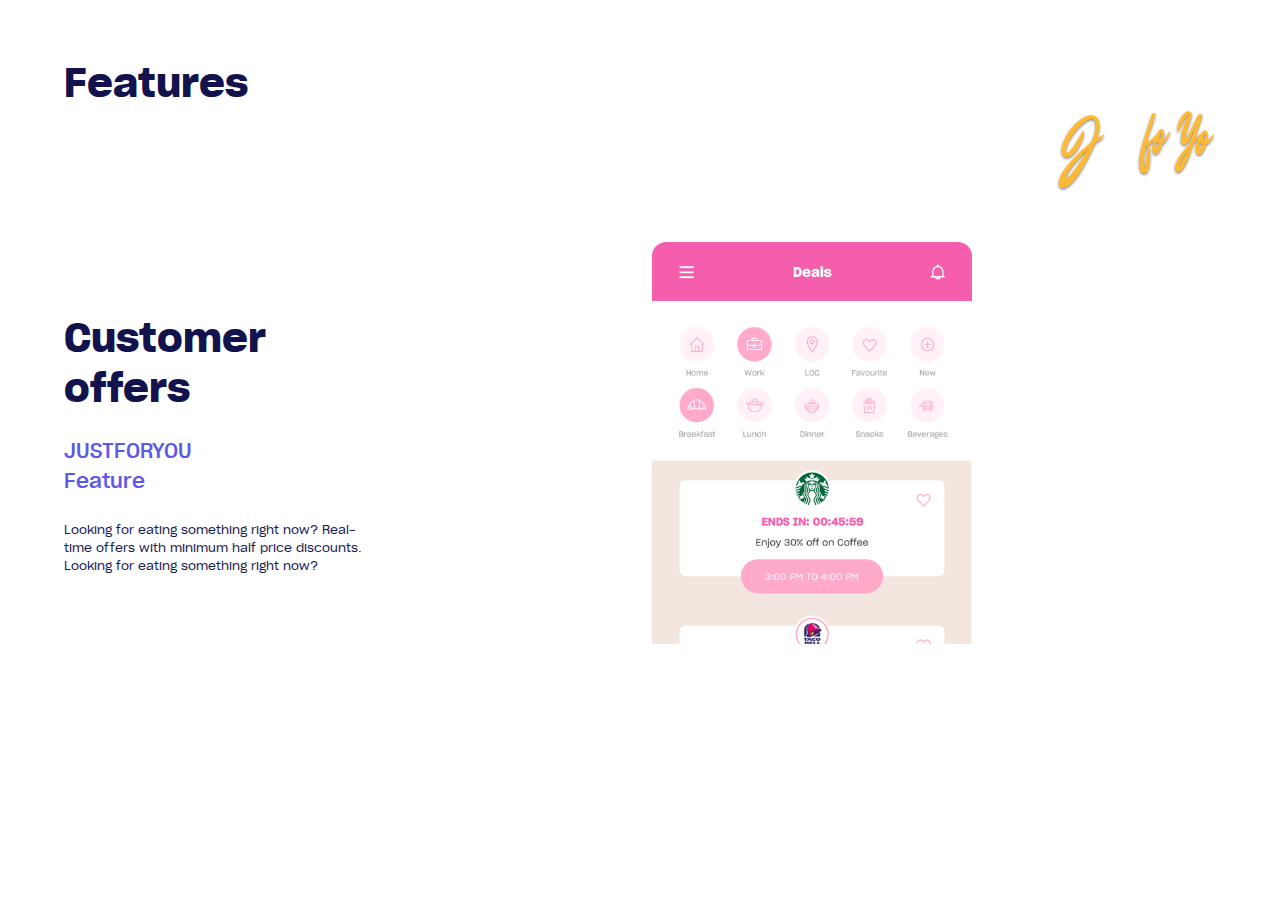
<file: rav.html>
<!DOCTYPE html>
<html lang="en">

<head>
    <meta charset="UTF-8">
    <meta name="viewport" content="width=device-width, initial-scale=1.0">
    <meta http-equiv="X-UA-Compatible" content="ie=edge">
    <title>Rav</title>
    <link rel="stylesheet" href="static/font/stylesheet.css">
    <link rel="stylesheet" href="static/css/bulma.min.css">
    <link rel="stylesheet" href="static/css/style.css">
    <link rel="stylesheet" href="static/css/responsive.css">
</head>

<body>
    <!--CONTENT-->
    <div class="container">
        <h2 class="semibold-20 is-size-2 mt-50">
            Features
        </h2>

        <div class="columns">

            <!--COLUMN 1-->
            <div class="column">
                <p class="mt-200 semibold-20 is-size-2 mb-25 deals">
                    Customer offers
                </p>
                <p class="medium-20 is-size-5">
                    JUSTFORYOU
                </p>
                <p class="medium-20 is-size-5 mb-25">
                    Feature
                </p>
                <p class="book-20 content is-small paragraph">
                    Looking for eating something right now? Real-time offers with minimum half price discounts. Looking
                    for
                    eating something right now?
                </p>
            </div>

            <!--COLUMN 2-->
            <div class="column">
                <img src="static/img/Group 31 Copy.png" alt="text title" class="img-3 mb-50">
                <img src="static/img/ff copy.png" alt="app screenshot" class="img-2">
            </div>
        </div>
    </div>
</body>

</html>
</file>
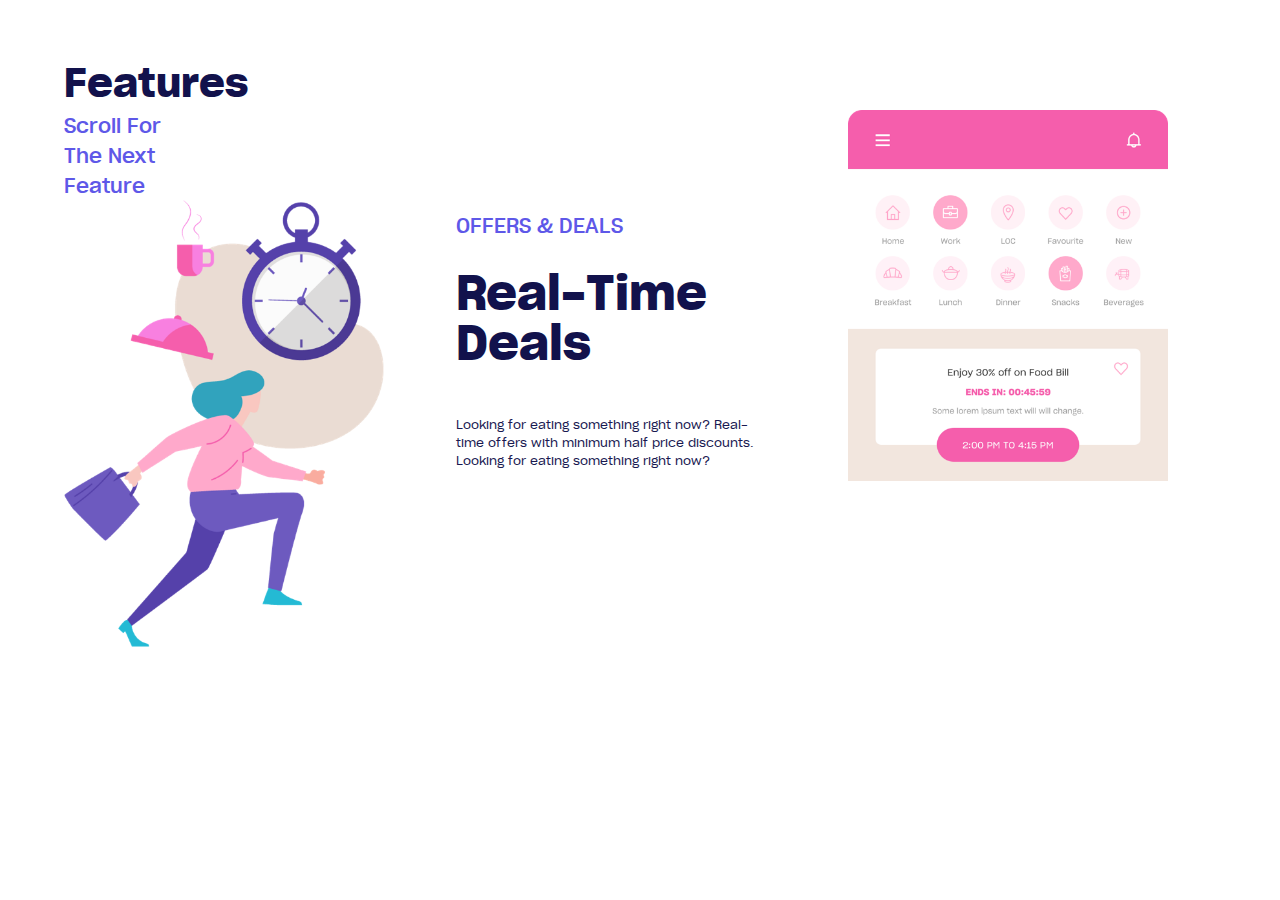
<file: realtime-deals.html>
<!DOCTYPE html>
<html lang="en">

<head>
    <meta charset="UTF-8">
    <meta name="viewport" content="width=device-width, initial-scale=1.0">
    <meta http-equiv="X-UA-Compatible" content="ie=edge">
    <title>Realtime Deals</title>
    <link rel="stylesheet" href="static/font/stylesheet.css">
    <link rel="stylesheet" href="static/css/bulma.min.css">
    <link rel="stylesheet" href="static/css/style.css">
    <link rel="stylesheet" href="static/css/responsive.css">
</head>

<body>
    <!--CONTENT-->
    <div class="container">
        <h2 class="semibold-20 is-size-2 mt-50 mb-25l">
            Features
        </h2>

        <div class="columns">

            <!--COLUMN 1-->
            <div class="column">
                <p class="medium-20 is-size-5 scroll">
                    Scroll For The Next Feature
                </p>
                <img src="static/img/Restaurant Illustrations-02.png" alt="real time deals" class="img-1">
            </div>

            <!--COLUMN 2-->
            <div class="column">
                <p class="medium-20 is-size-5 mt-100 mb-25">
                    OFFERS & DEALS
                </p>
                <p class="semibold-20 is-size-1 deals mb-50">
                    Real-Time Deals
                </p>
                <p class="book-20 content is-small paragraph">
                    Looking for eating something right now? Real-time offers with minimum half price discounts. Looking
                    for
                    eating something right now?
                </p>
            </div>

            <!--COLUMN 3-->
            <div class="column">
                <img src="static/img/Artboard Copy1.png" alt="app screenshot" class="img-2">
            </div>
        </div>
    </div>
</body>

</html>
</file>
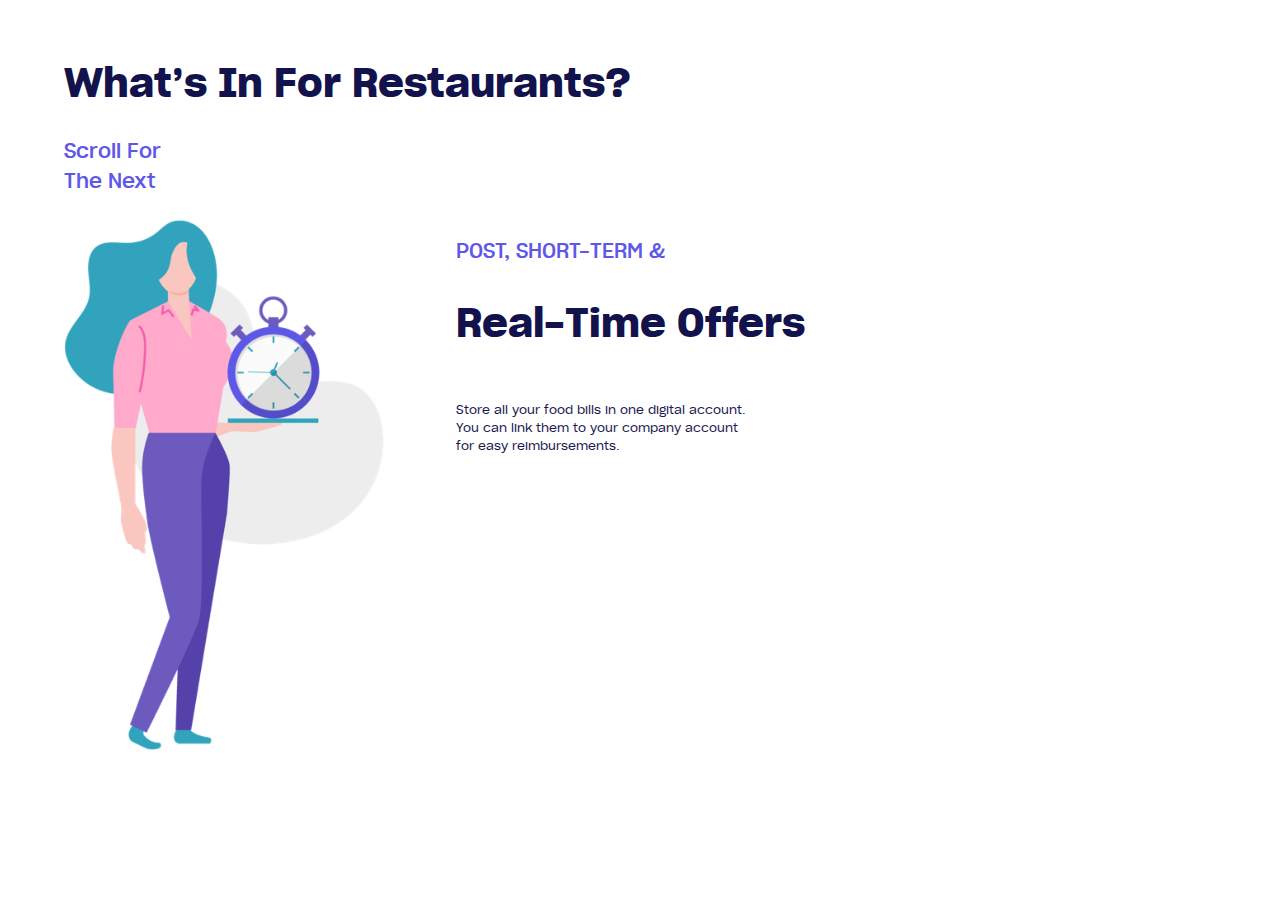
<file: realtime-offers.html>
<!DOCTYPE html>
<html lang="en">

<head>
    <meta charset="UTF-8">
    <meta name="viewport" content="width=device-width, initial-scale=1.0">
    <meta http-equiv="X-UA-Compatible" content="ie=edge">
    <title>Realtime Offers</title>
    <link rel="stylesheet" href="static/font/stylesheet.css">
    <link rel="stylesheet" href="static/css/bulma.min.css">
    <link rel="stylesheet" href="static/css/style.css">
    <link rel="stylesheet" href="static/css/responsive.css">
</head>

<body>
    <!--CONTENT-->
    <div class="container">
        <h2 class="semibold-20 is-size-2 mt-50 mb-25">
            What’s In For Restaurants?
        </h2>

        <div class="columns">

            <!--COLUMN 1-->
            <div class="column is-4">
                <p class="medium-20 is-size-5 mb-25 scroll">
                    Scroll For The Next
                </p>
                <img src="static/img/Restaurant Illustrations-07.png" alt="real time offers" class="img-1">
            </div>

            <!--COLUMN 2-->
            <div class="column">
                <p class="medium-20 is-size-5 mt-100 mb-25">
                    POST, SHORT-TERM &
                </p>
                <p class="semibold-20 is-size-2 mb-50">
                    Real-Time Offers
                </p>
                <p class="book-20 content is-small paragraph">
                    Store all your food bills in one digital account. You can link them to your company account for easy
                    reimbursements.
                </p>
            </div>
        </div>
    </div>
</body>

</html>
</file>
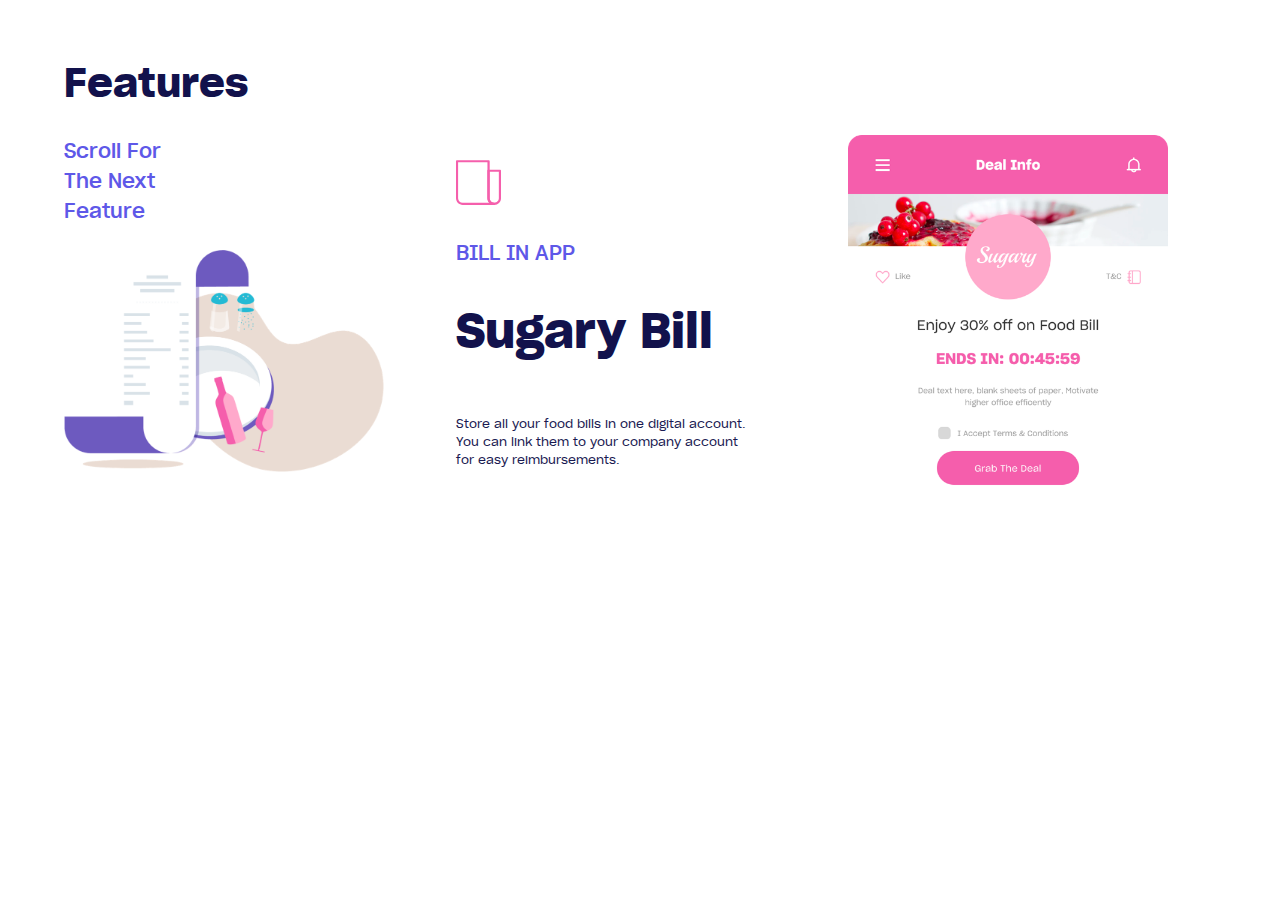
<file: sugary-bill.html>
<!DOCTYPE html>
<html lang="en">

<head>
    <meta charset="UTF-8">
    <meta name="viewport" content="width=device-width, initial-scale=1.0">
    <meta http-equiv="X-UA-Compatible" content="ie=edge">
    <title>Sugary Bill</title>
    <link rel="stylesheet" href="static/font/stylesheet.css">
    <link rel="stylesheet" href="static/css/bulma.min.css">
    <link rel="stylesheet" href="static/css/style.css">
    <link rel="stylesheet" href="static/css/responsive.css">
</head>

<body>
    <!--CONTENT-->
    <div class="container">
        <h2 class="semibold-20 mt-50 is-size-2 mb-25">
            Features
        </h2>

        <div class="columns">

            <!--COLUMN 1-->
            <div class="column">
                <p class="medium-20 is-size-5 scroll mb-25">
                    Scroll For The Next Feature
                </p>
                <img src="static/img/Restaurant Illustrations-03.png" alt="sugary bill" class="img-1">
            </div>

            <!--COLUMN 2-->
            <div class="column">
                <img src="static/img/Group 12.svg" alt="icon" class="icon mb-25 mt-25">
                <p class="medium-20 mb-25 is-size-5">
                    BILL IN APP
                </p>
                <p class="semibold-20 mb-50 is-size-1">
                    Sugary Bill
                </p>
                <p class="book-20 content is-small paragraph">
                    Store all your food bills in one digital account. You can link them to your company account for easy
                    reimbursements.
                </p>
            </div>

            <!--COLUMN 3-->
            <div class="column">
                <img src="static/img/Artboard Copy 2.png" alt="app screenshot" class="img-2">
            </div>
        </div>
    </div>
</body>

</html>
</file>
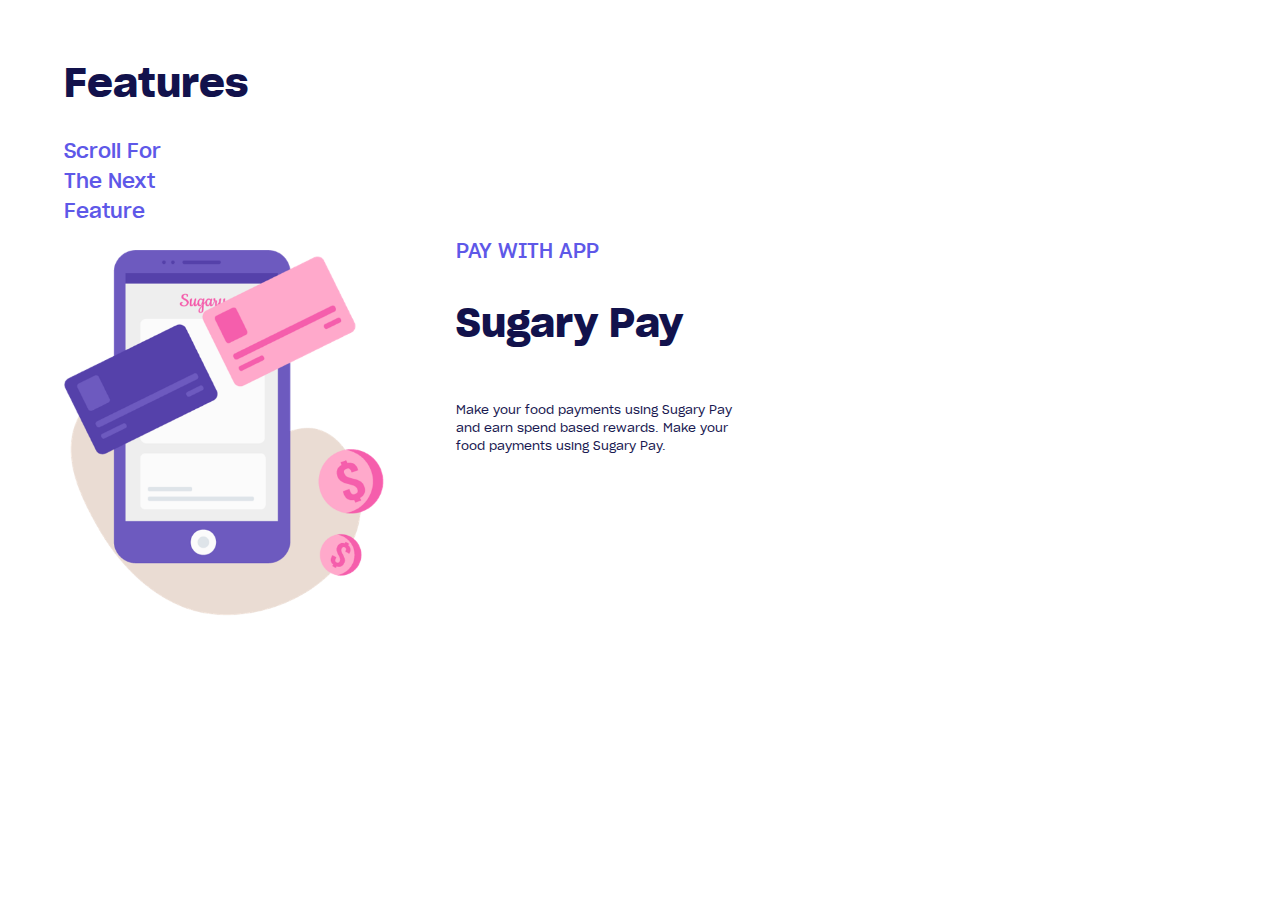
<file: sugary-pay.html>
<!DOCTYPE html>
<html lang="en">

<head>
    <meta charset="UTF-8">
    <meta name="viewport" content="width=device-width, initial-scale=1.0">
    <meta http-equiv="X-UA-Compatible" content="ie=edge">
    <title>Sugary Pay</title>
    <link rel="stylesheet" href="static/font/stylesheet.css">
    <link rel="stylesheet" href="static/css/bulma.min.css">
    <link rel="stylesheet" href="static/css/style.css">
    <link rel="stylesheet" href="static/css/responsive.css">
</head>

<body>
    <!--CONTENT-->
    <div class="container">
        <h2 class="semibold-20 is-size-2 mt-50 mb-25">
            Features
        </h2>

        <div class="columns">

            <!--COLUMN 1-->
            <div class="column is-4">
                <p class="medium-20 is-size-5 mb-25 scroll">
                    Scroll For The Next Feature
                </p>
                <img src="static/img/Restaurant Illustrations-05.png" alt="sugary pay" class="img-1">
            </div>

            <!--COLUMN 2-->
            <div class="column is-8">
                <p class="medium-20 is-size-5 mt-100 mb-25">
                    PAY WITH APP
                </p>
                <p class="semibold-20 is-size-2 mb-50">
                    Sugary Pay
                </p>
                <p class="book-20 content is-small paragraph">
                    Make your food payments using Sugary Pay and earn spend based rewards. Make your food payments using
                    Sugary Pay.
                </p>
            </div>
        </div>
    </div>
</body>

</html>
</file>
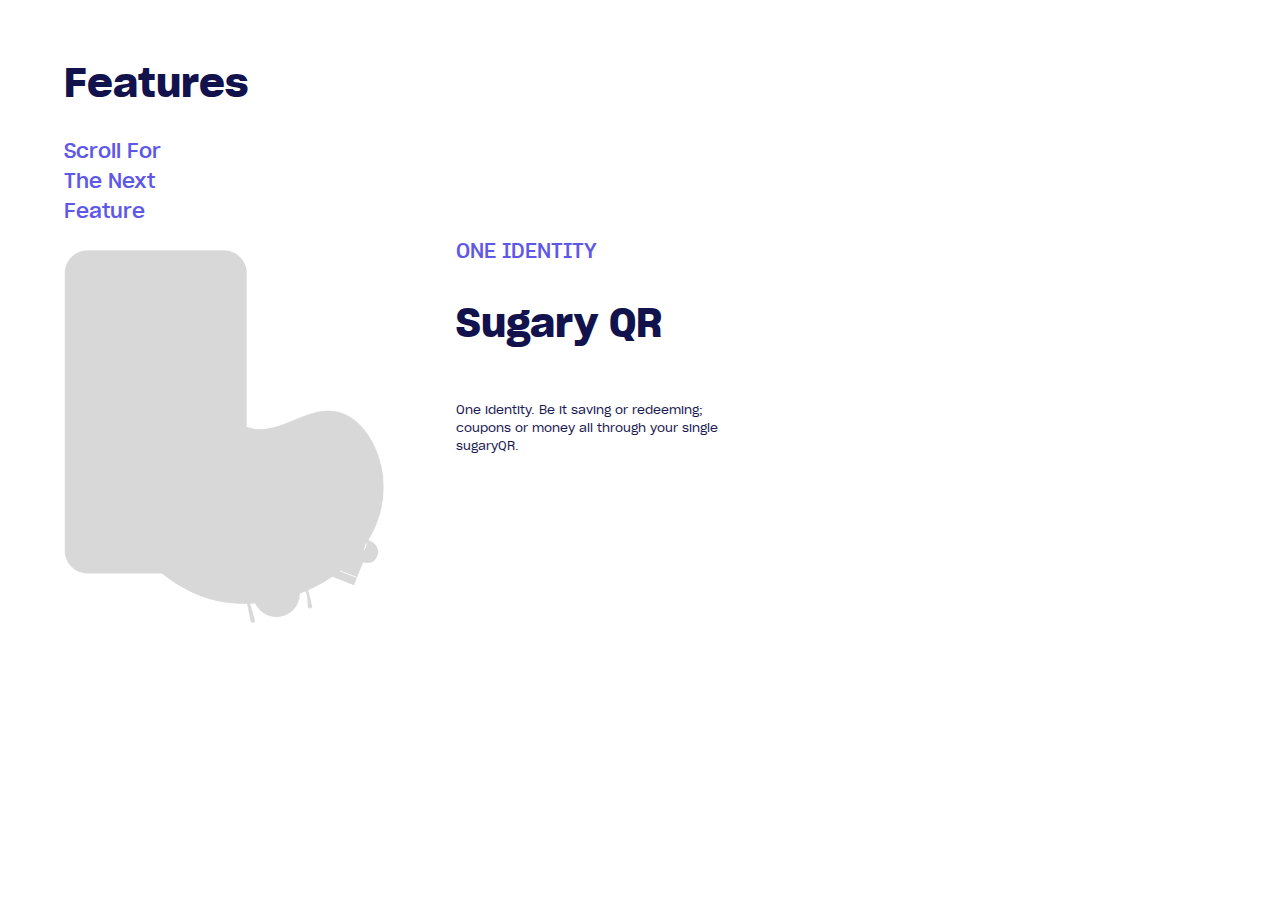
<file: sugary-qr.html>
<!DOCTYPE html>
<html lang="en">

<head>
    <meta charset="UTF-8">
    <meta name="viewport" content="width=device-width, initial-scale=1.0">
    <meta http-equiv="X-UA-Compatible" content="ie=edge">
    <title>Sugary QR</title>
    <link rel="stylesheet" href="static/font/stylesheet.css">
    <link rel="stylesheet" href="static/css/bulma.min.css">
    <link rel="stylesheet" href="static/css/style.css">
    <link rel="stylesheet" href="static/css/responsive.css">
</head>

<body>
    <!--CONTENT-->
    <div class="container">
            <h2 class="semibold-20 is-size-2 mt-50 mb-25">
                    Features
                </h2>
            
                <div class="columns">
            
                    <!--COLUMN 1-->
                    <div class="column is-4">
                        <p class="medium-20 is-size-5 mb-25 scroll">
                            Scroll For The Next Feature
                        </p>
                        <img src="static/img/Restaurant Illustrations-04.png" alt="sugary qr" class="img-1">
                    </div>
            
                    <!--COLUMN 2-->
                    <div class="column is-8">
                        <p class="medium-20 is-size-5 mt-100 mb-25">
                            ONE IDENTITY
                        </p>
                        <p class="semibold-20 is-size-2 mb-50">
                            Sugary QR
                        </p>
                        <p class="book-20 content is-small paragraph">
                            One identity. Be it saving or redeeming; coupons or money all through your single sugaryQR.
                        </p>
                    </div>
                </div>
    </div>
</body>

</html>
</file>
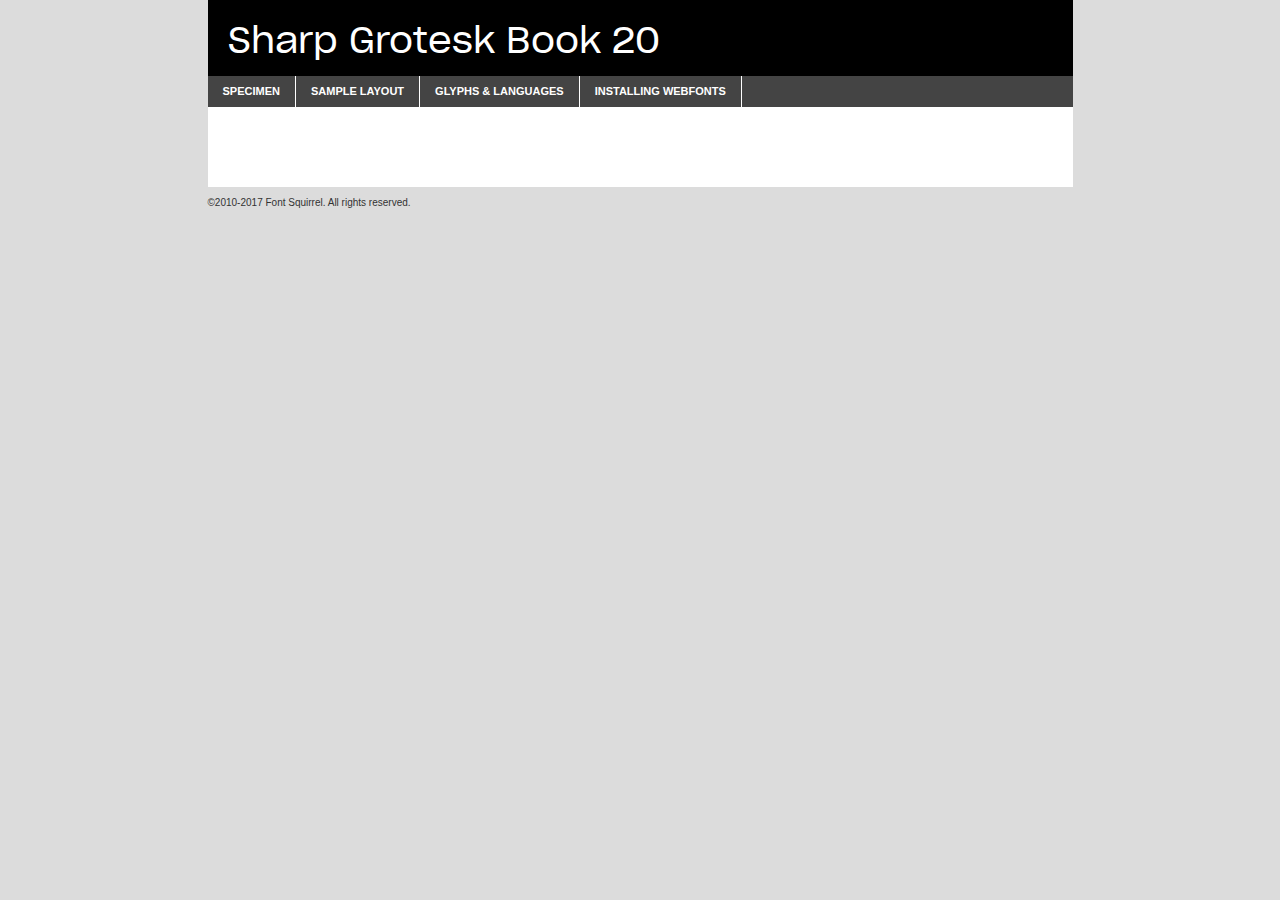
<file: static/font/sharpgrotesk-book20-demo.html>
<!DOCTYPE html PUBLIC "-//W3C//DTD XHTML 1.0 Transitional//EN"
	"http://www.w3.org/TR/xhtml1/DTD/xhtml1-transitional.dtd">

<html xmlns="http://www.w3.org/1999/xhtml" xml:lang="en" lang="en">
<head>
	<meta http-equiv="Content-Type" content="text/html; charset=utf-8" />
	<script src="http://ajax.googleapis.com/ajax/libs/jquery/1.7.2/jquery.min.js" type="text/javascript" charset="utf-8"></script>
	<script type="text/javascript">
	(function($){$.fn.easyTabs=function(option){var param=jQuery.extend({fadeSpeed:"fast",defaultContent:1,activeClass:'active'},option);$(this).each(function(){var thisId="#"+this.id;if(param.defaultContent==''){param.defaultContent=1;}
	if(typeof param.defaultContent=="number")
	{var defaultTab=$(thisId+" .tabs li:eq("+(param.defaultContent-1)+") a").attr('href').substr(1);}else{var defaultTab=param.defaultContent;}
	$(thisId+" .tabs li a").each(function(){var tabToHide=$(this).attr('href').substr(1);$("#"+tabToHide).addClass('easytabs-tab-content');});hideAll();changeContent(defaultTab);function hideAll(){$(thisId+" .easytabs-tab-content").hide();}
	function changeContent(tabId){hideAll();$(thisId+" .tabs li").removeClass(param.activeClass);$(thisId+" .tabs li a[href=#"+tabId+"]").closest('li').addClass(param.activeClass);if(param.fadeSpeed!="none")
	{$(thisId+" #"+tabId).fadeIn(param.fadeSpeed);}else{$(thisId+" #"+tabId).show();}}
	$(thisId+" .tabs li").click(function(){var tabId=$(this).find('a').attr('href').substr(1);changeContent(tabId);return false;});});}})(jQuery);
	</script>
	<link rel="stylesheet" href="specimen_files/specimen_stylesheet.css" type="text/css" charset="utf-8" />
	<link rel="stylesheet" href="stylesheet.css" type="text/css" charset="utf-8" />

	<style type="text/css">
					body{
				font-family: 'sharp_groteskbook_20';
							}
		</style>

	<title>Sharp Grotesk Book 20 Specimen</title>
	
	
	<script type="text/javascript" charset="utf-8">
		$(document).ready(function() {
			$('#container').easyTabs({defaultContent:1});
		});
	</script>
</head>

<body>
<div id="container">
	<div id="header">
		Sharp Grotesk Book 20	</div>
	<ul class="tabs">
		<li><a href="#specimen">Specimen</a></li>
		<li><a href="#layout">Sample Layout</a></li>
				<li><a href="#glyphs">Glyphs &amp; Languages</a></li>
		<li><a href="#installing">Installing Webfonts</a></li>
		
	</ul>
	
	<div id="main_content">

		
			<div id="specimen">
		
				<div class="section">
					<div class="grid12 firstcol">
						<div class="huge">AaBb</div>
					</div>
				</div>
		
				<div class="section">
					<div class="glyph_range">A&#x200B;B&#x200b;C&#x200b;D&#x200b;E&#x200b;F&#x200b;G&#x200b;H&#x200b;I&#x200b;J&#x200b;K&#x200b;L&#x200b;M&#x200b;N&#x200b;O&#x200b;P&#x200b;Q&#x200b;R&#x200b;S&#x200b;T&#x200b;U&#x200b;V&#x200b;W&#x200b;X&#x200b;Y&#x200b;Z&#x200b;a&#x200b;b&#x200b;c&#x200b;d&#x200b;e&#x200b;f&#x200b;g&#x200b;h&#x200b;i&#x200b;j&#x200b;k&#x200b;l&#x200b;m&#x200b;n&#x200b;o&#x200b;p&#x200b;q&#x200b;r&#x200b;s&#x200b;t&#x200b;u&#x200b;v&#x200b;w&#x200b;x&#x200b;y&#x200b;z&#x200b;1&#x200b;2&#x200b;3&#x200b;4&#x200b;5&#x200b;6&#x200b;7&#x200b;8&#x200b;9&#x200b;0&#x200b;&amp;&#x200b;.&#x200b;,&#x200b;?&#x200b;!&#x200b;&#64;&#x200b;(&#x200b;)&#x200b;#&#x200b;$&#x200b;%&#x200b;*&#x200b;+&#x200b;-&#x200b;=&#x200b;:&#x200b;;</div>
				</div>
				<div class="section">
					<div class="grid12 firstcol">
						<table class="sample_table">
							<tr><td>10</td><td class="size10">abcdefghijklmnopqrstuvwxyzABCDEFGHIJKLMNOPQRSTUVWXYZ0123456789abcdefghijklmnopqrstuvwxyzABCDEFGHIJKLMNOPQRSTUVWXYZ0123456789abcdefghijklmnopqrstuvwxyzABCDEFGHIJKLMNOPQRSTUVWXYZ</td></tr>
							<tr><td>11</td><td class="size11">abcdefghijklmnopqrstuvwxyzABCDEFGHIJKLMNOPQRSTUVWXYZ0123456789abcdefghijklmnopqrstuvwxyzABCDEFGHIJKLMNOPQRSTUVWXYZ0123456789abcdefghijklmnopqrstuvwxyzABCDEFGHIJKLMNOPQRSTUVWXYZ</td></tr>
							<tr><td>12</td><td class="size12">abcdefghijklmnopqrstuvwxyzABCDEFGHIJKLMNOPQRSTUVWXYZ0123456789abcdefghijklmnopqrstuvwxyzABCDEFGHIJKLMNOPQRSTUVWXYZ0123456789abcdefghijklmnopqrstuvwxyzABCDEFGHIJKLMNOPQRSTUVWXYZ</td></tr>
							<tr><td>13</td><td class="size13">abcdefghijklmnopqrstuvwxyzABCDEFGHIJKLMNOPQRSTUVWXYZ0123456789abcdefghijklmnopqrstuvwxyzABCDEFGHIJKLMNOPQRSTUVWXYZ0123456789abcdefghijklmnopqrstuvwxyzABCDEFGHIJKLMNOPQRSTUVWXYZ</td></tr>
							<tr><td>14</td><td class="size14">abcdefghijklmnopqrstuvwxyzABCDEFGHIJKLMNOPQRSTUVWXYZ0123456789abcdefghijklmnopqrstuvwxyzABCDEFGHIJKLMNOPQRSTUVWXYZ0123456789abcdefghijklmnopqrstuvwxyzABCDEFGHIJKLMNOPQRSTUVWXYZ</td></tr>
							<tr><td>16</td><td class="size16">abcdefghijklmnopqrstuvwxyzABCDEFGHIJKLMNOPQRSTUVWXYZ0123456789abcdefghijklmnopqrstuvwxyzABCDEFGHIJKLMNOPQRSTUVWXYZ</td></tr>
							<tr><td>18</td><td class="size18">abcdefghijklmnopqrstuvwxyzABCDEFGHIJKLMNOPQRSTUVWXYZ0123456789abcdefghijklmnopqrstuvwxyzABCDEFGHIJKLMNOPQRSTUVWXYZ</td></tr>
							<tr><td>20</td><td class="size20">abcdefghijklmnopqrstuvwxyzABCDEFGHIJKLMNOPQRSTUVWXYZ0123456789abcdefghijklmnopqrstuvwxyzABCDEFGHIJKLMNOPQRSTUVWXYZ</td></tr>
							<tr><td>24</td><td class="size24">abcdefghijklmnopqrstuvwxyzABCDEFGHIJKLMNOPQRSTUVWXYZ0123456789abcdefghijklmnopqrstuvwxyzABCDEFGHIJKLMNOPQRSTUVWXYZ</td></tr>
							<tr><td>30</td><td class="size30">abcdefghijklmnopqrstuvwxyzABCDEFGHIJKLMNOPQRSTUVWXYZ0123456789abcdefghijklmnopqrstuvwxyzABCDEFGHIJKLMNOPQRSTUVWXYZ</td></tr>
							<tr><td>36</td><td class="size36">abcdefghijklmnopqrstuvwxyzABCDEFGHIJKLMNOPQRSTUVWXYZ0123456789abcdefghijklmnopqrstuvwxyzABCDEFGHIJKLMNOPQRSTUVWXYZ</td></tr>
							<tr><td>48</td><td class="size48">abcdefghijklmnopqrstuvwxyzABCDEFGHIJKLMNOPQRSTUVWXYZ0123456789abcdefghijklmnopqrstuvwxyzABCDEFGHIJKLMNOPQRSTUVWXYZ</td></tr>
							<tr><td>60</td><td class="size60">abcdefghijklmnopqrstuvwxyzABCDEFGHIJKLMNOPQRSTUVWXYZ0123456789abcdefghijklmnopqrstuvwxyzABCDEFGHIJKLMNOPQRSTUVWXYZ</td></tr>
							<tr><td>72</td><td class="size72">abcdefghijklmnopqrstuvwxyzABCDEFGHIJKLMNOPQRSTUVWXYZ0123456789abcdefghijklmnopqrstuvwxyzABCDEFGHIJKLMNOPQRSTUVWXYZ</td></tr>
							<tr><td>90</td><td class="size90">abcdefghijklmnopqrstuvwxyzABCDEFGHIJKLMNOPQRSTUVWXYZ0123456789abcdefghijklmnopqrstuvwxyzABCDEFGHIJKLMNOPQRSTUVWXYZ</td></tr>
						</table>
				
					</div>
			
				</div>
		
		
		
								<div class="section" id="bodycomparison">


										<div id="xheight">
				<div class="fontbody">&#x25FC;&#x25FC;&#x25FC;&#x25FC;&#x25FC;&#x25FC;&#x25FC;&#x25FC;&#x25FC;&#x25FC;&#x25FC;&#x25FC;&#x25FC;&#x25FC;&#x25FC;&#x25FC;&#x25FC;&#x25FC;&#x25FC;&#x25FC;&#x25FC;&#x25FC;&#x25FC;&#x25FC;&#x25FC;&#x25FC;&#x25FC;&#x25FC;&#x25FC;&#x25FC;&#x25FC;&#x25FC;&#x25FC;&#x25FC;&#x25FC;&#x25FC;&#x25FC;&#x25FC;&#x25FC;&#x25FC;&#x25FC;&#x25FC;&#x25FC;&#x25FC;&#x25FC;&#x25FC;&#x25FC;&#x25FC;&#x25FC;&#x25FC;&#x25FC;&#x25FC;&#x25FC;&#x25FC;&#x25FC;&#x25FC;&#x25FC;&#x25FC;&#x25FC;&#x25FC;&#x25FC;&#x25FC;&#x25FC;&#x25FC;&#x25FC;&#x25FC;&#x25FC;&#x25FC;&#x25FC;&#x25FC;&#x25FC;&#x25FC;&#x25FC;&#x25FC;&#x25FC;&#x25FC;&#x25FC;&#x25FC;&#x25FC;&#x25FC;&#x25FC;&#x25FC;&#x25FC;&#x25FC;&#x25FC;&#x25FC;&#x25FC;&#x25FC;&#x25FC;&#x25FC;&#x25FC;&#x25FC;&#x25FC;&#x25FC;&#x25FC;&#x25FC;&#x25FC;&#x25FC;&#x25FC;body</div><div class="arialbody">body</div><div class="verdanabody">body</div><div class="georgiabody">body</div></div>
										<div class="fontbody" style="z-index:1">
											body<span>Sharp Grotesk Book 20</span>
										</div>
										<div class="arialbody" style="z-index:1">
											body<span>Arial</span>
										</div>
										<div class="verdanabody" style="z-index:1">
											body<span>Verdana</span>
										</div>
										<div class="georgiabody" style="z-index:1">
											body<span>Georgia</span>
										</div>



								</div>
		
		
				<div class="section psample psample_row1" id="">
					
					<div class="grid2 firstcol">
						<p class="size10"><span>10.</span>Aenean lacinia bibendum nulla sed consectetur. Fusce dapibus, tellus ac cursus commodo, tortor mauris condimentum nibh, ut fermentum massa justo sit amet risus. Nullam id dolor id nibh ultricies vehicula ut id elit. Cum sociis natoque penatibus et magnis dis parturient montes, nascetur ridiculus mus. Nulla vitae elit libero, a pharetra augue.</p>
			
					</div>
					<div class="grid3">
						<p class="size11"><span>11.</span>Aenean lacinia bibendum nulla sed consectetur. Fusce dapibus, tellus ac cursus commodo, tortor mauris condimentum nibh, ut fermentum massa justo sit amet risus. Nullam id dolor id nibh ultricies vehicula ut id elit. Cum sociis natoque penatibus et magnis dis parturient montes, nascetur ridiculus mus. Nulla vitae elit libero, a pharetra augue.</p>
			
					</div>
					<div class="grid3">
						<p class="size12"><span>12.</span>Aenean lacinia bibendum nulla sed consectetur. Fusce dapibus, tellus ac cursus commodo, tortor mauris condimentum nibh, ut fermentum massa justo sit amet risus. Nullam id dolor id nibh ultricies vehicula ut id elit. Cum sociis natoque penatibus et magnis dis parturient montes, nascetur ridiculus mus. Nulla vitae elit libero, a pharetra augue.</p>
			
					</div>
					<div class="grid4">
						<p class="size13"><span>13.</span>Aenean lacinia bibendum nulla sed consectetur. Fusce dapibus, tellus ac cursus commodo, tortor mauris condimentum nibh, ut fermentum massa justo sit amet risus. Nullam id dolor id nibh ultricies vehicula ut id elit. Cum sociis natoque penatibus et magnis dis parturient montes, nascetur ridiculus mus. Nulla vitae elit libero, a pharetra augue.</p>
			
					</div>
					<div class="white_blend"></div>
					
				</div>
				<div class="section psample psample_row2" id="">
					<div class="grid3 firstcol">
						<p class="size14"><span>14.</span>Aenean lacinia bibendum nulla sed consectetur. Fusce dapibus, tellus ac cursus commodo, tortor mauris condimentum nibh, ut fermentum massa justo sit amet risus. Nullam id dolor id nibh ultricies vehicula ut id elit. Cum sociis natoque penatibus et magnis dis parturient montes, nascetur ridiculus mus. Nulla vitae elit libero, a pharetra augue.</p>
			
					</div>
					<div class="grid4">
						<p class="size16"><span>16.</span>Aenean lacinia bibendum nulla sed consectetur. Fusce dapibus, tellus ac cursus commodo, tortor mauris condimentum nibh, ut fermentum massa justo sit amet risus. Nullam id dolor id nibh ultricies vehicula ut id elit. Cum sociis natoque penatibus et magnis dis parturient montes, nascetur ridiculus mus. Nulla vitae elit libero, a pharetra augue.</p>
			
					</div>
					<div class="grid5">
						<p class="size18"><span>18.</span>Aenean lacinia bibendum nulla sed consectetur. Fusce dapibus, tellus ac cursus commodo, tortor mauris condimentum nibh, ut fermentum massa justo sit amet risus. Nullam id dolor id nibh ultricies vehicula ut id elit. Cum sociis natoque penatibus et magnis dis parturient montes, nascetur ridiculus mus. Nulla vitae elit libero, a pharetra augue.</p>
			
					</div>

					<div class="white_blend"></div>

				</div>
				
				<div class="section psample psample_row3" id="">
					<div class="grid5 firstcol">
						<p class="size20"><span>20.</span>Aenean lacinia bibendum nulla sed consectetur. Fusce dapibus, tellus ac cursus commodo, tortor mauris condimentum nibh, ut fermentum massa justo sit amet risus. Nullam id dolor id nibh ultricies vehicula ut id elit. Cum sociis natoque penatibus et magnis dis parturient montes, nascetur ridiculus mus. Nulla vitae elit libero, a pharetra augue.</p>
					</div>
					<div class="grid7">
						<p class="size24"><span>24.</span>Aenean lacinia bibendum nulla sed consectetur. Fusce dapibus, tellus ac cursus commodo, tortor mauris condimentum nibh, ut fermentum massa justo sit amet risus. Nullam id dolor id nibh ultricies vehicula ut id elit. Cum sociis natoque penatibus et magnis dis parturient montes, nascetur ridiculus mus. Nulla vitae elit libero, a pharetra augue.</p>
					</div>
					
					<div class="white_blend"></div>
					
				</div>
				
				<div class="section psample psample_row4" id="">
					<div class="grid12 firstcol">
						<p class="size30"><span>30.</span>Aenean lacinia bibendum nulla sed consectetur. Fusce dapibus, tellus ac cursus commodo, tortor mauris condimentum nibh, ut fermentum massa justo sit amet risus. Nullam id dolor id nibh ultricies vehicula ut id elit. Cum sociis natoque penatibus et magnis dis parturient montes, nascetur ridiculus mus. Nulla vitae elit libero, a pharetra augue.</p>
					</div>
					<div class="white_blend"></div>
					
				</div>
				
				
				
				<div class="section psample psample_row1 fullreverse">
					<div class="grid2 firstcol">
						<p class="size10"><span>10.</span>Aenean lacinia bibendum nulla sed consectetur. Fusce dapibus, tellus ac cursus commodo, tortor mauris condimentum nibh, ut fermentum massa justo sit amet risus. Nullam id dolor id nibh ultricies vehicula ut id elit. Cum sociis natoque penatibus et magnis dis parturient montes, nascetur ridiculus mus. Nulla vitae elit libero, a pharetra augue.</p>
			
					</div>
					<div class="grid3">
						<p class="size11"><span>11.</span>Aenean lacinia bibendum nulla sed consectetur. Fusce dapibus, tellus ac cursus commodo, tortor mauris condimentum nibh, ut fermentum massa justo sit amet risus. Nullam id dolor id nibh ultricies vehicula ut id elit. Cum sociis natoque penatibus et magnis dis parturient montes, nascetur ridiculus mus. Nulla vitae elit libero, a pharetra augue.</p>
			
					</div>
					<div class="grid3">
						<p class="size12"><span>12.</span>Aenean lacinia bibendum nulla sed consectetur. Fusce dapibus, tellus ac cursus commodo, tortor mauris condimentum nibh, ut fermentum massa justo sit amet risus. Nullam id dolor id nibh ultricies vehicula ut id elit. Cum sociis natoque penatibus et magnis dis parturient montes, nascetur ridiculus mus. Nulla vitae elit libero, a pharetra augue.</p>
			
					</div>
					<div class="grid4">
						<p class="size13"><span>13.</span>Aenean lacinia bibendum nulla sed consectetur. Fusce dapibus, tellus ac cursus commodo, tortor mauris condimentum nibh, ut fermentum massa justo sit amet risus. Nullam id dolor id nibh ultricies vehicula ut id elit. Cum sociis natoque penatibus et magnis dis parturient montes, nascetur ridiculus mus. Nulla vitae elit libero, a pharetra augue.</p>
			
					</div>
					<div class="black_blend"></div>
					
				</div>
				
				<div class="section psample psample_row2 fullreverse">
					<div class="grid3 firstcol">
						<p class="size14"><span>14.</span>Aenean lacinia bibendum nulla sed consectetur. Fusce dapibus, tellus ac cursus commodo, tortor mauris condimentum nibh, ut fermentum massa justo sit amet risus. Nullam id dolor id nibh ultricies vehicula ut id elit. Cum sociis natoque penatibus et magnis dis parturient montes, nascetur ridiculus mus. Nulla vitae elit libero, a pharetra augue.</p>
			
					</div>
					<div class="grid4">
						<p class="size16"><span>16.</span>Aenean lacinia bibendum nulla sed consectetur. Fusce dapibus, tellus ac cursus commodo, tortor mauris condimentum nibh, ut fermentum massa justo sit amet risus. Nullam id dolor id nibh ultricies vehicula ut id elit. Cum sociis natoque penatibus et magnis dis parturient montes, nascetur ridiculus mus. Nulla vitae elit libero, a pharetra augue.</p>
			
					</div>
					<div class="grid5">
						<p class="size18"><span>18.</span>Aenean lacinia bibendum nulla sed consectetur. Fusce dapibus, tellus ac cursus commodo, tortor mauris condimentum nibh, ut fermentum massa justo sit amet risus. Nullam id dolor id nibh ultricies vehicula ut id elit. Cum sociis natoque penatibus et magnis dis parturient montes, nascetur ridiculus mus. Nulla vitae elit libero, a pharetra augue.</p>
			
					</div>
					<div class="black_blend"></div>

				</div>
				
				<div class="section psample fullreverse psample_row3" id="">
					<div class="grid5 firstcol">
						<p class="size20"><span>20.</span>Aenean lacinia bibendum nulla sed consectetur. Fusce dapibus, tellus ac cursus commodo, tortor mauris condimentum nibh, ut fermentum massa justo sit amet risus. Nullam id dolor id nibh ultricies vehicula ut id elit. Cum sociis natoque penatibus et magnis dis parturient montes, nascetur ridiculus mus. Nulla vitae elit libero, a pharetra augue.</p>
					</div>
					<div class="grid7">
						<p class="size24"><span>24.</span>Aenean lacinia bibendum nulla sed consectetur. Fusce dapibus, tellus ac cursus commodo, tortor mauris condimentum nibh, ut fermentum massa justo sit amet risus. Nullam id dolor id nibh ultricies vehicula ut id elit. Cum sociis natoque penatibus et magnis dis parturient montes, nascetur ridiculus mus. Nulla vitae elit libero, a pharetra augue.</p>
					</div>
					
					<div class="black_blend"></div>
					
				</div>
				
				<div class="section psample fullreverse psample_row4" id="" style="border-bottom: 20px #000 solid;">
					<div class="grid12 firstcol">
						<p class="size30"><span>30.</span>Aenean lacinia bibendum nulla sed consectetur. Fusce dapibus, tellus ac cursus commodo, tortor mauris condimentum nibh, ut fermentum massa justo sit amet risus. Nullam id dolor id nibh ultricies vehicula ut id elit. Cum sociis natoque penatibus et magnis dis parturient montes, nascetur ridiculus mus. Nulla vitae elit libero, a pharetra augue.</p>
					</div>
					<div class="black_blend"></div>
					
				</div>
				
				
				
				
			</div>
			
			<div id="layout">
				
				<div class="section">
					
					<div class="grid12 firstcol">
						<h1>Lorem Ipsum Dolor</h1>
						<h2>Etiam porta sem malesuada magna mollis euismod</h2>
						
						<p class="byline">By <a href="#link">Aenean Lacinia</a></p>
					</div>
				</div>
				<div class="section">
					<div class="grid8 firstcol">
						<p class="large">Donec sed odio dui. Morbi leo risus, porta ac consectetur ac, vestibulum at eros. Fusce dapibus, tellus ac cursus commodo, tortor mauris condimentum nibh, ut fermentum massa justo sit amet risus. </p>

						
						<h3>Pellentesque ornare sem</h3>

						<p>Maecenas sed diam eget risus varius blandit sit amet non magna. Maecenas faucibus mollis interdum. Donec ullamcorper nulla non metus auctor fringilla. Nullam id dolor id nibh ultricies vehicula ut id elit. Nullam id dolor id nibh ultricies vehicula ut id elit. </p>

						<p>Aenean eu leo quam. Pellentesque ornare sem lacinia quam venenatis vestibulum. Lorem ipsum dolor sit amet, consectetur adipiscing elit. Cum sociis natoque penatibus et magnis dis parturient montes, nascetur ridiculus mus. </p>

						<p>Nulla vitae elit libero, a pharetra augue. Praesent commodo cursus magna, vel scelerisque nisl consectetur et. Aenean lacinia bibendum nulla sed consectetur. </p>

						<p>Nullam quis risus eget urna mollis ornare vel eu leo. Nullam quis risus eget urna mollis ornare vel eu leo. Maecenas sed diam eget risus varius blandit sit amet non magna. Donec ullamcorper nulla non metus auctor fringilla. </p>

						<h3>Cras mattis consectetur</h3>

						<p>Aenean eu leo quam. Pellentesque ornare sem lacinia quam venenatis vestibulum. Aenean lacinia bibendum nulla sed consectetur. Integer posuere erat a ante venenatis dapibus posuere velit aliquet. Cras mattis consectetur purus sit amet fermentum. </p>

						<p>Nullam id dolor id nibh ultricies vehicula ut id elit. Nullam quis risus eget urna mollis ornare vel eu leo. Cras mattis consectetur purus sit amet fermentum.</p>
					</div>
					
					<div class="grid4 sidebar">
						
						<div class="box reverse">
							<p class="last">Nullam quis risus eget urna mollis ornare vel eu leo. Donec ullamcorper nulla non metus auctor fringilla. Cras mattis consectetur purus sit amet fermentum. Sed posuere consectetur est at lobortis. Lorem ipsum dolor sit amet, consectetur adipiscing elit. </p>
						</div>
						
						<p class="caption">Maecenas sed diam eget risus varius.</p>

						<p>Vestibulum id ligula porta felis euismod semper. Integer posuere erat a ante venenatis dapibus posuere velit aliquet. Vestibulum id ligula porta felis euismod semper. Sed posuere consectetur est at lobortis. Maecenas sed diam eget risus varius blandit sit amet non magna. Fusce dapibus, tellus ac cursus commodo, tortor mauris condimentum nibh, ut fermentum massa justo sit amet risus. </p>

					

						<p>Duis mollis, est non commodo luctus, nisi erat porttitor ligula, eget lacinia odio sem nec elit. Aenean lacinia bibendum nulla sed consectetur. Vivamus sagittis lacus vel augue laoreet rutrum faucibus dolor auctor. Aenean lacinia bibendum nulla sed consectetur. Nullam quis risus eget urna mollis ornare vel eu leo. </p>

						<p>Praesent commodo cursus magna, vel scelerisque nisl consectetur et. Donec ullamcorper nulla non metus auctor fringilla. Maecenas faucibus mollis interdum. Fusce dapibus, tellus ac cursus commodo, tortor mauris condimentum nibh, ut fermentum massa justo sit amet risus. </p>

					</div>
				</div>
				
			</div>


			



		<div id="glyphs">
			<div class="section">
				<div class="grid12 firstcol">
			
				<h1>Language Support</h1>
				<p>The subset of Sharp Grotesk Book 20 in this kit supports the following languages:<br />
			
					Albanian, Basque, Breton, Chamorro, Danish, Dutch, English, Faroese, Finnish, French, Frisian, Galician, German, Icelandic, Italian, Malagasy, Norwegian, Portuguese, Spanish, Swedish, Alsatian, Aragonese, Arapaho, Arrernte, Asturian, Aymara, Bislama, Cebuano, Corsican, Fijian, French_creole, Genoese, Gilbertese, Greenlandic, Haitian_creole, Hiligaynon, Hmong, Hopi, Ibanag, Iloko_ilokano, Indonesian, Interglossa_glosa, Interlingua, Irish_gaelic, Jerriais, Lojban, Lombard, Luxembourgeois, Manx, Mohawk, Norfolk_pitcairnese, Occitan, Oromo, Pangasinan, Papiamento, Piedmontese, Potawatomi, Rhaeto-romance, Romansh, Rotokas, Sami_lule, Samoan, Sardinian, Scots_gaelic, Seychelles_creole, Shona, Sicilian, Somali, Southern_ndebele, Swahili, Swati_swazi, Tagalog_filipino_pilipino, Tetum, Tok_pisin, Uyghur_latinized, Volapuk, Walloon, Warlpiri, Xhosa, Yapese, Zulu, Latinbasic, Ubasic, Demo				</p>
				<h1>Glyph Chart</h1>
				<p>The subset of Sharp Grotesk Book 20 in this kit includes all the glyphs listed below. Unicode entities are included above each glyph to help you insert individual characters into your layout.</p>
				<div id="glyph_chart">
			
																				 <div><p>&amp;#32;</p>&#32;</div>
																				 <div><p>&amp;#33;</p>&#33;</div>
																				 <div><p>&amp;#34;</p>&#34;</div>
																				 <div><p>&amp;#35;</p>&#35;</div>
																				 <div><p>&amp;#36;</p>&#36;</div>
																				 <div><p>&amp;#37;</p>&#37;</div>
																				 <div><p>&amp;#38;</p>&#38;</div>
																				 <div><p>&amp;#39;</p>&#39;</div>
																				 <div><p>&amp;#40;</p>&#40;</div>
																				 <div><p>&amp;#41;</p>&#41;</div>
																				 <div><p>&amp;#42;</p>&#42;</div>
																				 <div><p>&amp;#43;</p>&#43;</div>
																				 <div><p>&amp;#44;</p>&#44;</div>
																				 <div><p>&amp;#45;</p>&#45;</div>
																				 <div><p>&amp;#46;</p>&#46;</div>
																				 <div><p>&amp;#47;</p>&#47;</div>
																				 <div><p>&amp;#48;</p>&#48;</div>
																				 <div><p>&amp;#49;</p>&#49;</div>
																				 <div><p>&amp;#50;</p>&#50;</div>
																				 <div><p>&amp;#51;</p>&#51;</div>
																				 <div><p>&amp;#52;</p>&#52;</div>
																				 <div><p>&amp;#53;</p>&#53;</div>
																				 <div><p>&amp;#54;</p>&#54;</div>
																				 <div><p>&amp;#55;</p>&#55;</div>
																				 <div><p>&amp;#56;</p>&#56;</div>
																				 <div><p>&amp;#57;</p>&#57;</div>
																				 <div><p>&amp;#58;</p>&#58;</div>
																				 <div><p>&amp;#59;</p>&#59;</div>
																				 <div><p>&amp;#60;</p>&#60;</div>
																				 <div><p>&amp;#61;</p>&#61;</div>
																				 <div><p>&amp;#62;</p>&#62;</div>
																				 <div><p>&amp;#63;</p>&#63;</div>
																				 <div><p>&amp;#64;</p>&#64;</div>
																				 <div><p>&amp;#65;</p>&#65;</div>
																				 <div><p>&amp;#66;</p>&#66;</div>
																				 <div><p>&amp;#67;</p>&#67;</div>
																				 <div><p>&amp;#68;</p>&#68;</div>
																				 <div><p>&amp;#69;</p>&#69;</div>
																				 <div><p>&amp;#70;</p>&#70;</div>
																				 <div><p>&amp;#71;</p>&#71;</div>
																				 <div><p>&amp;#72;</p>&#72;</div>
																				 <div><p>&amp;#73;</p>&#73;</div>
																				 <div><p>&amp;#74;</p>&#74;</div>
																				 <div><p>&amp;#75;</p>&#75;</div>
																				 <div><p>&amp;#76;</p>&#76;</div>
																				 <div><p>&amp;#77;</p>&#77;</div>
																				 <div><p>&amp;#78;</p>&#78;</div>
																				 <div><p>&amp;#79;</p>&#79;</div>
																				 <div><p>&amp;#80;</p>&#80;</div>
																				 <div><p>&amp;#81;</p>&#81;</div>
																				 <div><p>&amp;#82;</p>&#82;</div>
																				 <div><p>&amp;#83;</p>&#83;</div>
																				 <div><p>&amp;#84;</p>&#84;</div>
																				 <div><p>&amp;#85;</p>&#85;</div>
																				 <div><p>&amp;#86;</p>&#86;</div>
																				 <div><p>&amp;#87;</p>&#87;</div>
																				 <div><p>&amp;#88;</p>&#88;</div>
																				 <div><p>&amp;#89;</p>&#89;</div>
																				 <div><p>&amp;#90;</p>&#90;</div>
																				 <div><p>&amp;#91;</p>&#91;</div>
																				 <div><p>&amp;#92;</p>&#92;</div>
																				 <div><p>&amp;#93;</p>&#93;</div>
																				 <div><p>&amp;#94;</p>&#94;</div>
																				 <div><p>&amp;#95;</p>&#95;</div>
																				 <div><p>&amp;#96;</p>&#96;</div>
																				 <div><p>&amp;#97;</p>&#97;</div>
																				 <div><p>&amp;#98;</p>&#98;</div>
																				 <div><p>&amp;#99;</p>&#99;</div>
																				 <div><p>&amp;#100;</p>&#100;</div>
																				 <div><p>&amp;#101;</p>&#101;</div>
																				 <div><p>&amp;#102;</p>&#102;</div>
																				 <div><p>&amp;#103;</p>&#103;</div>
																				 <div><p>&amp;#104;</p>&#104;</div>
																				 <div><p>&amp;#105;</p>&#105;</div>
																				 <div><p>&amp;#106;</p>&#106;</div>
																				 <div><p>&amp;#107;</p>&#107;</div>
																				 <div><p>&amp;#108;</p>&#108;</div>
																				 <div><p>&amp;#109;</p>&#109;</div>
																				 <div><p>&amp;#110;</p>&#110;</div>
																				 <div><p>&amp;#111;</p>&#111;</div>
																				 <div><p>&amp;#112;</p>&#112;</div>
																				 <div><p>&amp;#113;</p>&#113;</div>
																				 <div><p>&amp;#114;</p>&#114;</div>
																				 <div><p>&amp;#115;</p>&#115;</div>
																				 <div><p>&amp;#116;</p>&#116;</div>
																				 <div><p>&amp;#117;</p>&#117;</div>
																				 <div><p>&amp;#118;</p>&#118;</div>
																				 <div><p>&amp;#119;</p>&#119;</div>
																				 <div><p>&amp;#120;</p>&#120;</div>
																				 <div><p>&amp;#121;</p>&#121;</div>
																				 <div><p>&amp;#122;</p>&#122;</div>
																				 <div><p>&amp;#123;</p>&#123;</div>
																				 <div><p>&amp;#124;</p>&#124;</div>
																				 <div><p>&amp;#125;</p>&#125;</div>
																				 <div><p>&amp;#126;</p>&#126;</div>
																				 <div><p>&amp;#160;</p>&#160;</div>
																				 <div><p>&amp;#161;</p>&#161;</div>
																				 <div><p>&amp;#162;</p>&#162;</div>
																				 <div><p>&amp;#163;</p>&#163;</div>
																				 <div><p>&amp;#164;</p>&#164;</div>
																				 <div><p>&amp;#165;</p>&#165;</div>
																				 <div><p>&amp;#166;</p>&#166;</div>
																				 <div><p>&amp;#167;</p>&#167;</div>
																				 <div><p>&amp;#168;</p>&#168;</div>
																				 <div><p>&amp;#169;</p>&#169;</div>
																				 <div><p>&amp;#170;</p>&#170;</div>
																				 <div><p>&amp;#171;</p>&#171;</div>
																				 <div><p>&amp;#172;</p>&#172;</div>
																				 <div><p>&amp;#173;</p>&#173;</div>
																				 <div><p>&amp;#174;</p>&#174;</div>
																				 <div><p>&amp;#175;</p>&#175;</div>
																				 <div><p>&amp;#176;</p>&#176;</div>
																				 <div><p>&amp;#177;</p>&#177;</div>
																				 <div><p>&amp;#178;</p>&#178;</div>
																				 <div><p>&amp;#179;</p>&#179;</div>
																				 <div><p>&amp;#180;</p>&#180;</div>
																				 <div><p>&amp;#182;</p>&#182;</div>
																				 <div><p>&amp;#183;</p>&#183;</div>
																				 <div><p>&amp;#184;</p>&#184;</div>
																				 <div><p>&amp;#185;</p>&#185;</div>
																				 <div><p>&amp;#186;</p>&#186;</div>
																				 <div><p>&amp;#187;</p>&#187;</div>
																				 <div><p>&amp;#188;</p>&#188;</div>
																				 <div><p>&amp;#189;</p>&#189;</div>
																				 <div><p>&amp;#190;</p>&#190;</div>
																				 <div><p>&amp;#191;</p>&#191;</div>
																				 <div><p>&amp;#192;</p>&#192;</div>
																				 <div><p>&amp;#193;</p>&#193;</div>
																				 <div><p>&amp;#194;</p>&#194;</div>
																				 <div><p>&amp;#195;</p>&#195;</div>
																				 <div><p>&amp;#196;</p>&#196;</div>
																				 <div><p>&amp;#197;</p>&#197;</div>
																				 <div><p>&amp;#198;</p>&#198;</div>
																				 <div><p>&amp;#199;</p>&#199;</div>
																				 <div><p>&amp;#200;</p>&#200;</div>
																				 <div><p>&amp;#201;</p>&#201;</div>
																				 <div><p>&amp;#202;</p>&#202;</div>
																				 <div><p>&amp;#203;</p>&#203;</div>
																				 <div><p>&amp;#204;</p>&#204;</div>
																				 <div><p>&amp;#205;</p>&#205;</div>
																				 <div><p>&amp;#206;</p>&#206;</div>
																				 <div><p>&amp;#207;</p>&#207;</div>
																				 <div><p>&amp;#208;</p>&#208;</div>
																				 <div><p>&amp;#209;</p>&#209;</div>
																				 <div><p>&amp;#210;</p>&#210;</div>
																				 <div><p>&amp;#211;</p>&#211;</div>
																				 <div><p>&amp;#212;</p>&#212;</div>
																				 <div><p>&amp;#213;</p>&#213;</div>
																				 <div><p>&amp;#214;</p>&#214;</div>
																				 <div><p>&amp;#215;</p>&#215;</div>
																				 <div><p>&amp;#216;</p>&#216;</div>
																				 <div><p>&amp;#217;</p>&#217;</div>
																				 <div><p>&amp;#218;</p>&#218;</div>
																				 <div><p>&amp;#219;</p>&#219;</div>
																				 <div><p>&amp;#220;</p>&#220;</div>
																				 <div><p>&amp;#221;</p>&#221;</div>
																				 <div><p>&amp;#222;</p>&#222;</div>
																				 <div><p>&amp;#223;</p>&#223;</div>
																				 <div><p>&amp;#224;</p>&#224;</div>
																				 <div><p>&amp;#225;</p>&#225;</div>
																				 <div><p>&amp;#226;</p>&#226;</div>
																				 <div><p>&amp;#227;</p>&#227;</div>
																				 <div><p>&amp;#228;</p>&#228;</div>
																				 <div><p>&amp;#229;</p>&#229;</div>
																				 <div><p>&amp;#230;</p>&#230;</div>
																				 <div><p>&amp;#231;</p>&#231;</div>
																				 <div><p>&amp;#232;</p>&#232;</div>
																				 <div><p>&amp;#233;</p>&#233;</div>
																				 <div><p>&amp;#234;</p>&#234;</div>
																				 <div><p>&amp;#235;</p>&#235;</div>
																				 <div><p>&amp;#236;</p>&#236;</div>
																				 <div><p>&amp;#237;</p>&#237;</div>
																				 <div><p>&amp;#238;</p>&#238;</div>
																				 <div><p>&amp;#239;</p>&#239;</div>
																				 <div><p>&amp;#240;</p>&#240;</div>
																				 <div><p>&amp;#241;</p>&#241;</div>
																				 <div><p>&amp;#242;</p>&#242;</div>
																				 <div><p>&amp;#243;</p>&#243;</div>
																				 <div><p>&amp;#244;</p>&#244;</div>
																				 <div><p>&amp;#245;</p>&#245;</div>
																				 <div><p>&amp;#246;</p>&#246;</div>
																				 <div><p>&amp;#247;</p>&#247;</div>
																				 <div><p>&amp;#248;</p>&#248;</div>
																				 <div><p>&amp;#249;</p>&#249;</div>
																				 <div><p>&amp;#250;</p>&#250;</div>
																				 <div><p>&amp;#251;</p>&#251;</div>
																				 <div><p>&amp;#252;</p>&#252;</div>
																				 <div><p>&amp;#253;</p>&#253;</div>
																				 <div><p>&amp;#254;</p>&#254;</div>
																				 <div><p>&amp;#255;</p>&#255;</div>
																				 <div><p>&amp;#338;</p>&#338;</div>
																				 <div><p>&amp;#339;</p>&#339;</div>
																				 <div><p>&amp;#376;</p>&#376;</div>
																				 <div><p>&amp;#710;</p>&#710;</div>
																				 <div><p>&amp;#732;</p>&#732;</div>
																				 <div><p>&amp;#8192;</p>&#8192;</div>
																				 <div><p>&amp;#8193;</p>&#8193;</div>
																				 <div><p>&amp;#8194;</p>&#8194;</div>
																				 <div><p>&amp;#8195;</p>&#8195;</div>
																				 <div><p>&amp;#8196;</p>&#8196;</div>
																				 <div><p>&amp;#8197;</p>&#8197;</div>
																				 <div><p>&amp;#8198;</p>&#8198;</div>
																				 <div><p>&amp;#8199;</p>&#8199;</div>
																				 <div><p>&amp;#8200;</p>&#8200;</div>
																				 <div><p>&amp;#8201;</p>&#8201;</div>
																				 <div><p>&amp;#8202;</p>&#8202;</div>
																				 <div><p>&amp;#8208;</p>&#8208;</div>
																				 <div><p>&amp;#8209;</p>&#8209;</div>
																				 <div><p>&amp;#8210;</p>&#8210;</div>
																				 <div><p>&amp;#8211;</p>&#8211;</div>
																				 <div><p>&amp;#8212;</p>&#8212;</div>
																				 <div><p>&amp;#8216;</p>&#8216;</div>
																				 <div><p>&amp;#8217;</p>&#8217;</div>
																				 <div><p>&amp;#8218;</p>&#8218;</div>
																				 <div><p>&amp;#8220;</p>&#8220;</div>
																				 <div><p>&amp;#8221;</p>&#8221;</div>
																				 <div><p>&amp;#8222;</p>&#8222;</div>
																				 <div><p>&amp;#8226;</p>&#8226;</div>
																				 <div><p>&amp;#8230;</p>&#8230;</div>
																				 <div><p>&amp;#8239;</p>&#8239;</div>
																				 <div><p>&amp;#8249;</p>&#8249;</div>
																				 <div><p>&amp;#8250;</p>&#8250;</div>
																				 <div><p>&amp;#8287;</p>&#8287;</div>
																				 <div><p>&amp;#8364;</p>&#8364;</div>
																				 <div><p>&amp;#8482;</p>&#8482;</div>
																				 <div><p>&amp;#9724;</p>&#9724;</div>
																																																</div>	
				</div>
		
		
			</div>
		</div>
		
		
		<div id="specs">
			
		</div>
	
		<div id="installing">
			<div class="section">
				<div class="grid7 firstcol">
					<h1>Installing Webfonts</h1>
					
					<p>Webfonts are supported by all major browser platforms but not all in the same way. There are currently four different font formats that must be included in order to target all browsers. This includes TTF, WOFF, EOT and SVG.</p>
					
					<h2>1. Upload your webfonts</h2>
					<p>You must upload your webfont kit to your website. They should be in or near the same directory as your CSS files.</p>
					
					<h2>2. Include the webfont stylesheet</h2>
					<p>A special CSS @font-face declaration helps the various browsers select the appropriate font it needs without causing you a bunch of headaches. Learn more about this syntax by reading the <a href="https://www.fontspring.com/blog/further-hardening-of-the-bulletproof-syntax">Fontspring blog post</a> about it. The code for it is as follows:</p>


<code>
@font-face{ 
	font-family: 'MyWebFont';
	src: url('WebFont.eot');
	src: url('WebFont.eot?#iefix') format('embedded-opentype'),
	     url('WebFont.woff') format('woff'),
	     url('WebFont.ttf') format('truetype'),
	     url('WebFont.svg#webfont') format('svg');
}
</code>

	<p>We've already gone ahead and generated the code for you. All you have to do is link to the stylesheet in your HTML, like this:</p>
	<code>&lt;link rel=&quot;stylesheet&quot; href=&quot;stylesheet.css&quot; type=&quot;text/css&quot; charset=&quot;utf-8&quot; /&gt;</code>

					<h2>3. Modify your own stylesheet</h2>
					<p>To take advantage of your new fonts, you must tell your stylesheet to use them. Look at the original @font-face declaration above and find the property called "font-family." The name linked there will be what you use to reference the font. Prepend that webfont name to the font stack in the "font-family" property, inside the selector you want to change. For example:</p>
<code>p { font-family: 'WebFont', Arial, sans-serif; }</code>

<h2>4. Test</h2>
<p>Getting webfonts to work cross-browser <em>can</em> be tricky. Use the information in the sidebar to help you if you find that fonts aren't loading in a particular browser.</p>
				</div>
				
				<div class="grid5 sidebar">
					<div class="box">
						<h2>Troubleshooting<br />Font-Face Problems</h2>
						<p>Having trouble getting your webfonts to load in your new website? Here are some tips to sort out what might be the problem.</p>

						<h3>Fonts not showing in any browser</h3>

						<p>This sounds like you need to work on the plumbing. You either did not upload the fonts to the correct directory, or you did not link the fonts properly in the CSS. If you've confirmed that all this is correct and you still have a problem, take a look at your .htaccess file and see if requests are getting intercepted.</p>

						<h3>Fonts not loading in iPhone or iPad</h3>

						<p>The most common problem here is that you are serving the fonts from an IIS server. IIS refuses to serve files that have unknown MIME types. If that is the case, you must set the MIME type for SVG to "image/svg+xml" in the server settings. Follow these instructions from Microsoft if you need help.</p>

						<h3>Fonts not loading in Firefox</h3>

						<p>The primary reason for this failure? You are still using a version Firefox older than 3.5. So upgrade already! If that isn't it, then you are very likely serving fonts from a different domain. Firefox requires that all font assets be served from the same domain. Lastly it is possible that you need to add WOFF to your list of MIME types (if you are serving via IIS.)</p>

						<h3>Fonts not loading in IE</h3>

						<p>Are you looking at Internet Explorer on an actual Windows machine or are you cheating by using a service like Adobe BrowserLab? Many of these screenshot services do not render @font-face for IE. Best to test it on a real machine.</p>

						<h3>Fonts not loading in IE9</h3>

						<p>IE9, like Firefox, requires that fonts be served from the same domain as the website. Make sure that is the case.</p>
					</div>
				</div>
			</div>
			
		</div>
	
	</div>
	<div id="footer">
		<p>&copy;2010-2017 Font Squirrel. All rights reserved.</p>
	</div>
</div>
</body>
</html>
</file>
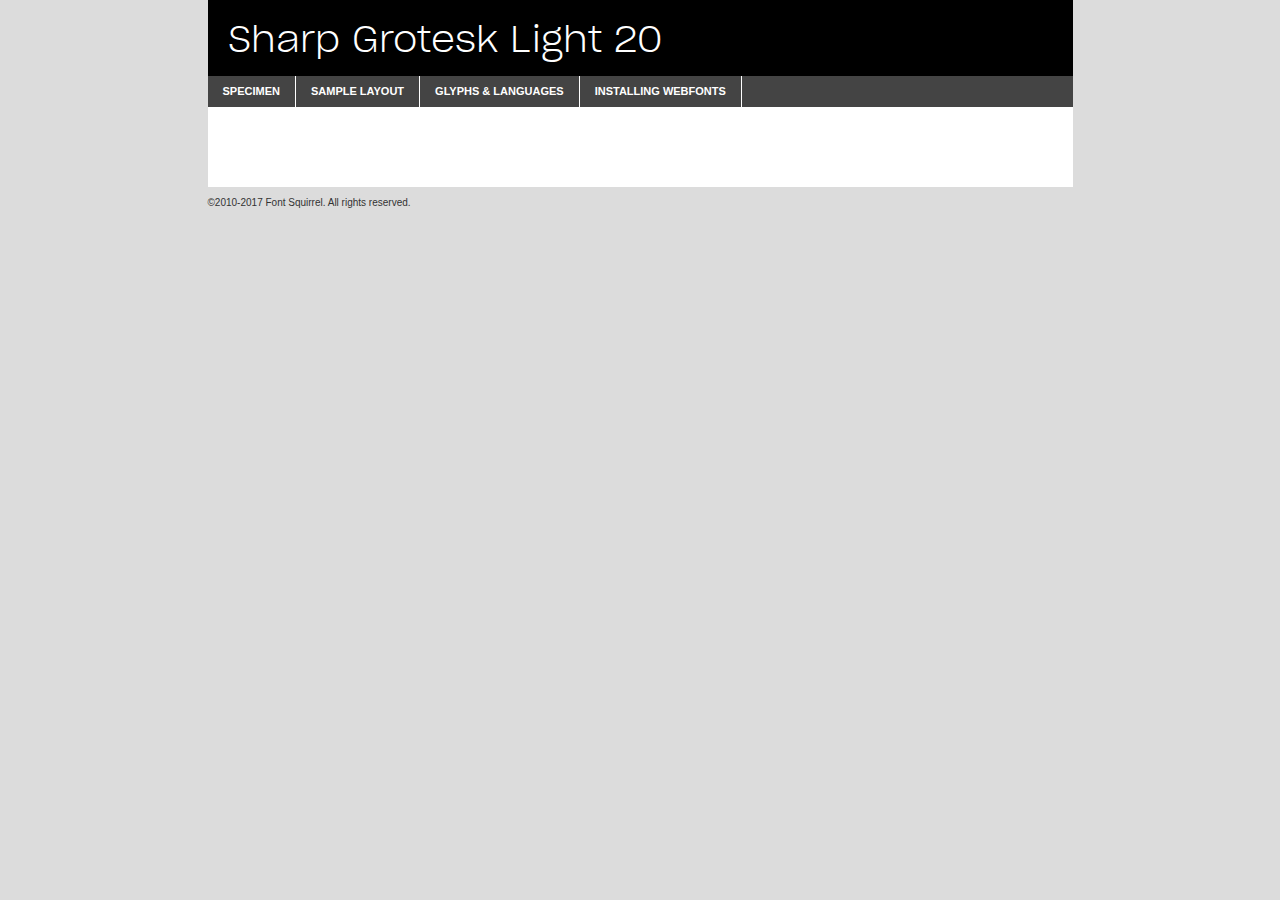
<file: static/font/sharpgrotesk-light20-demo.html>
<!DOCTYPE html PUBLIC "-//W3C//DTD XHTML 1.0 Transitional//EN"
	"http://www.w3.org/TR/xhtml1/DTD/xhtml1-transitional.dtd">

<html xmlns="http://www.w3.org/1999/xhtml" xml:lang="en" lang="en">
<head>
	<meta http-equiv="Content-Type" content="text/html; charset=utf-8" />
	<script src="http://ajax.googleapis.com/ajax/libs/jquery/1.7.2/jquery.min.js" type="text/javascript" charset="utf-8"></script>
	<script type="text/javascript">
	(function($){$.fn.easyTabs=function(option){var param=jQuery.extend({fadeSpeed:"fast",defaultContent:1,activeClass:'active'},option);$(this).each(function(){var thisId="#"+this.id;if(param.defaultContent==''){param.defaultContent=1;}
	if(typeof param.defaultContent=="number")
	{var defaultTab=$(thisId+" .tabs li:eq("+(param.defaultContent-1)+") a").attr('href').substr(1);}else{var defaultTab=param.defaultContent;}
	$(thisId+" .tabs li a").each(function(){var tabToHide=$(this).attr('href').substr(1);$("#"+tabToHide).addClass('easytabs-tab-content');});hideAll();changeContent(defaultTab);function hideAll(){$(thisId+" .easytabs-tab-content").hide();}
	function changeContent(tabId){hideAll();$(thisId+" .tabs li").removeClass(param.activeClass);$(thisId+" .tabs li a[href=#"+tabId+"]").closest('li').addClass(param.activeClass);if(param.fadeSpeed!="none")
	{$(thisId+" #"+tabId).fadeIn(param.fadeSpeed);}else{$(thisId+" #"+tabId).show();}}
	$(thisId+" .tabs li").click(function(){var tabId=$(this).find('a').attr('href').substr(1);changeContent(tabId);return false;});});}})(jQuery);
	</script>
	<link rel="stylesheet" href="specimen_files/specimen_stylesheet.css" type="text/css" charset="utf-8" />
	<link rel="stylesheet" href="stylesheet.css" type="text/css" charset="utf-8" />

	<style type="text/css">
					body{
				font-family: 'sharp_grotesklight_20';
							}
		</style>

	<title>Sharp Grotesk Light 20 Specimen</title>
	
	
	<script type="text/javascript" charset="utf-8">
		$(document).ready(function() {
			$('#container').easyTabs({defaultContent:1});
		});
	</script>
</head>

<body>
<div id="container">
	<div id="header">
		Sharp Grotesk Light 20	</div>
	<ul class="tabs">
		<li><a href="#specimen">Specimen</a></li>
		<li><a href="#layout">Sample Layout</a></li>
				<li><a href="#glyphs">Glyphs &amp; Languages</a></li>
		<li><a href="#installing">Installing Webfonts</a></li>
		
	</ul>
	
	<div id="main_content">

		
			<div id="specimen">
		
				<div class="section">
					<div class="grid12 firstcol">
						<div class="huge">AaBb</div>
					</div>
				</div>
		
				<div class="section">
					<div class="glyph_range">A&#x200B;B&#x200b;C&#x200b;D&#x200b;E&#x200b;F&#x200b;G&#x200b;H&#x200b;I&#x200b;J&#x200b;K&#x200b;L&#x200b;M&#x200b;N&#x200b;O&#x200b;P&#x200b;Q&#x200b;R&#x200b;S&#x200b;T&#x200b;U&#x200b;V&#x200b;W&#x200b;X&#x200b;Y&#x200b;Z&#x200b;a&#x200b;b&#x200b;c&#x200b;d&#x200b;e&#x200b;f&#x200b;g&#x200b;h&#x200b;i&#x200b;j&#x200b;k&#x200b;l&#x200b;m&#x200b;n&#x200b;o&#x200b;p&#x200b;q&#x200b;r&#x200b;s&#x200b;t&#x200b;u&#x200b;v&#x200b;w&#x200b;x&#x200b;y&#x200b;z&#x200b;1&#x200b;2&#x200b;3&#x200b;4&#x200b;5&#x200b;6&#x200b;7&#x200b;8&#x200b;9&#x200b;0&#x200b;&amp;&#x200b;.&#x200b;,&#x200b;?&#x200b;!&#x200b;&#64;&#x200b;(&#x200b;)&#x200b;#&#x200b;$&#x200b;%&#x200b;*&#x200b;+&#x200b;-&#x200b;=&#x200b;:&#x200b;;</div>
				</div>
				<div class="section">
					<div class="grid12 firstcol">
						<table class="sample_table">
							<tr><td>10</td><td class="size10">abcdefghijklmnopqrstuvwxyzABCDEFGHIJKLMNOPQRSTUVWXYZ0123456789abcdefghijklmnopqrstuvwxyzABCDEFGHIJKLMNOPQRSTUVWXYZ0123456789abcdefghijklmnopqrstuvwxyzABCDEFGHIJKLMNOPQRSTUVWXYZ</td></tr>
							<tr><td>11</td><td class="size11">abcdefghijklmnopqrstuvwxyzABCDEFGHIJKLMNOPQRSTUVWXYZ0123456789abcdefghijklmnopqrstuvwxyzABCDEFGHIJKLMNOPQRSTUVWXYZ0123456789abcdefghijklmnopqrstuvwxyzABCDEFGHIJKLMNOPQRSTUVWXYZ</td></tr>
							<tr><td>12</td><td class="size12">abcdefghijklmnopqrstuvwxyzABCDEFGHIJKLMNOPQRSTUVWXYZ0123456789abcdefghijklmnopqrstuvwxyzABCDEFGHIJKLMNOPQRSTUVWXYZ0123456789abcdefghijklmnopqrstuvwxyzABCDEFGHIJKLMNOPQRSTUVWXYZ</td></tr>
							<tr><td>13</td><td class="size13">abcdefghijklmnopqrstuvwxyzABCDEFGHIJKLMNOPQRSTUVWXYZ0123456789abcdefghijklmnopqrstuvwxyzABCDEFGHIJKLMNOPQRSTUVWXYZ0123456789abcdefghijklmnopqrstuvwxyzABCDEFGHIJKLMNOPQRSTUVWXYZ</td></tr>
							<tr><td>14</td><td class="size14">abcdefghijklmnopqrstuvwxyzABCDEFGHIJKLMNOPQRSTUVWXYZ0123456789abcdefghijklmnopqrstuvwxyzABCDEFGHIJKLMNOPQRSTUVWXYZ0123456789abcdefghijklmnopqrstuvwxyzABCDEFGHIJKLMNOPQRSTUVWXYZ</td></tr>
							<tr><td>16</td><td class="size16">abcdefghijklmnopqrstuvwxyzABCDEFGHIJKLMNOPQRSTUVWXYZ0123456789abcdefghijklmnopqrstuvwxyzABCDEFGHIJKLMNOPQRSTUVWXYZ</td></tr>
							<tr><td>18</td><td class="size18">abcdefghijklmnopqrstuvwxyzABCDEFGHIJKLMNOPQRSTUVWXYZ0123456789abcdefghijklmnopqrstuvwxyzABCDEFGHIJKLMNOPQRSTUVWXYZ</td></tr>
							<tr><td>20</td><td class="size20">abcdefghijklmnopqrstuvwxyzABCDEFGHIJKLMNOPQRSTUVWXYZ0123456789abcdefghijklmnopqrstuvwxyzABCDEFGHIJKLMNOPQRSTUVWXYZ</td></tr>
							<tr><td>24</td><td class="size24">abcdefghijklmnopqrstuvwxyzABCDEFGHIJKLMNOPQRSTUVWXYZ0123456789abcdefghijklmnopqrstuvwxyzABCDEFGHIJKLMNOPQRSTUVWXYZ</td></tr>
							<tr><td>30</td><td class="size30">abcdefghijklmnopqrstuvwxyzABCDEFGHIJKLMNOPQRSTUVWXYZ0123456789abcdefghijklmnopqrstuvwxyzABCDEFGHIJKLMNOPQRSTUVWXYZ</td></tr>
							<tr><td>36</td><td class="size36">abcdefghijklmnopqrstuvwxyzABCDEFGHIJKLMNOPQRSTUVWXYZ0123456789abcdefghijklmnopqrstuvwxyzABCDEFGHIJKLMNOPQRSTUVWXYZ</td></tr>
							<tr><td>48</td><td class="size48">abcdefghijklmnopqrstuvwxyzABCDEFGHIJKLMNOPQRSTUVWXYZ0123456789abcdefghijklmnopqrstuvwxyzABCDEFGHIJKLMNOPQRSTUVWXYZ</td></tr>
							<tr><td>60</td><td class="size60">abcdefghijklmnopqrstuvwxyzABCDEFGHIJKLMNOPQRSTUVWXYZ0123456789abcdefghijklmnopqrstuvwxyzABCDEFGHIJKLMNOPQRSTUVWXYZ</td></tr>
							<tr><td>72</td><td class="size72">abcdefghijklmnopqrstuvwxyzABCDEFGHIJKLMNOPQRSTUVWXYZ0123456789abcdefghijklmnopqrstuvwxyzABCDEFGHIJKLMNOPQRSTUVWXYZ</td></tr>
							<tr><td>90</td><td class="size90">abcdefghijklmnopqrstuvwxyzABCDEFGHIJKLMNOPQRSTUVWXYZ0123456789abcdefghijklmnopqrstuvwxyzABCDEFGHIJKLMNOPQRSTUVWXYZ</td></tr>
						</table>
				
					</div>
			
				</div>
		
		
		
								<div class="section" id="bodycomparison">


										<div id="xheight">
				<div class="fontbody">&#x25FC;&#x25FC;&#x25FC;&#x25FC;&#x25FC;&#x25FC;&#x25FC;&#x25FC;&#x25FC;&#x25FC;&#x25FC;&#x25FC;&#x25FC;&#x25FC;&#x25FC;&#x25FC;&#x25FC;&#x25FC;&#x25FC;&#x25FC;&#x25FC;&#x25FC;&#x25FC;&#x25FC;&#x25FC;&#x25FC;&#x25FC;&#x25FC;&#x25FC;&#x25FC;&#x25FC;&#x25FC;&#x25FC;&#x25FC;&#x25FC;&#x25FC;&#x25FC;&#x25FC;&#x25FC;&#x25FC;&#x25FC;&#x25FC;&#x25FC;&#x25FC;&#x25FC;&#x25FC;&#x25FC;&#x25FC;&#x25FC;&#x25FC;&#x25FC;&#x25FC;&#x25FC;&#x25FC;&#x25FC;&#x25FC;&#x25FC;&#x25FC;&#x25FC;&#x25FC;&#x25FC;&#x25FC;&#x25FC;&#x25FC;&#x25FC;&#x25FC;&#x25FC;&#x25FC;&#x25FC;&#x25FC;&#x25FC;&#x25FC;&#x25FC;&#x25FC;&#x25FC;&#x25FC;&#x25FC;&#x25FC;&#x25FC;&#x25FC;&#x25FC;&#x25FC;&#x25FC;&#x25FC;&#x25FC;&#x25FC;&#x25FC;&#x25FC;&#x25FC;&#x25FC;&#x25FC;&#x25FC;&#x25FC;&#x25FC;&#x25FC;&#x25FC;&#x25FC;&#x25FC;&#x25FC;body</div><div class="arialbody">body</div><div class="verdanabody">body</div><div class="georgiabody">body</div></div>
										<div class="fontbody" style="z-index:1">
											body<span>Sharp Grotesk Light 20</span>
										</div>
										<div class="arialbody" style="z-index:1">
											body<span>Arial</span>
										</div>
										<div class="verdanabody" style="z-index:1">
											body<span>Verdana</span>
										</div>
										<div class="georgiabody" style="z-index:1">
											body<span>Georgia</span>
										</div>



								</div>
		
		
				<div class="section psample psample_row1" id="">
					
					<div class="grid2 firstcol">
						<p class="size10"><span>10.</span>Aenean lacinia bibendum nulla sed consectetur. Fusce dapibus, tellus ac cursus commodo, tortor mauris condimentum nibh, ut fermentum massa justo sit amet risus. Nullam id dolor id nibh ultricies vehicula ut id elit. Cum sociis natoque penatibus et magnis dis parturient montes, nascetur ridiculus mus. Nulla vitae elit libero, a pharetra augue.</p>
			
					</div>
					<div class="grid3">
						<p class="size11"><span>11.</span>Aenean lacinia bibendum nulla sed consectetur. Fusce dapibus, tellus ac cursus commodo, tortor mauris condimentum nibh, ut fermentum massa justo sit amet risus. Nullam id dolor id nibh ultricies vehicula ut id elit. Cum sociis natoque penatibus et magnis dis parturient montes, nascetur ridiculus mus. Nulla vitae elit libero, a pharetra augue.</p>
			
					</div>
					<div class="grid3">
						<p class="size12"><span>12.</span>Aenean lacinia bibendum nulla sed consectetur. Fusce dapibus, tellus ac cursus commodo, tortor mauris condimentum nibh, ut fermentum massa justo sit amet risus. Nullam id dolor id nibh ultricies vehicula ut id elit. Cum sociis natoque penatibus et magnis dis parturient montes, nascetur ridiculus mus. Nulla vitae elit libero, a pharetra augue.</p>
			
					</div>
					<div class="grid4">
						<p class="size13"><span>13.</span>Aenean lacinia bibendum nulla sed consectetur. Fusce dapibus, tellus ac cursus commodo, tortor mauris condimentum nibh, ut fermentum massa justo sit amet risus. Nullam id dolor id nibh ultricies vehicula ut id elit. Cum sociis natoque penatibus et magnis dis parturient montes, nascetur ridiculus mus. Nulla vitae elit libero, a pharetra augue.</p>
			
					</div>
					<div class="white_blend"></div>
					
				</div>
				<div class="section psample psample_row2" id="">
					<div class="grid3 firstcol">
						<p class="size14"><span>14.</span>Aenean lacinia bibendum nulla sed consectetur. Fusce dapibus, tellus ac cursus commodo, tortor mauris condimentum nibh, ut fermentum massa justo sit amet risus. Nullam id dolor id nibh ultricies vehicula ut id elit. Cum sociis natoque penatibus et magnis dis parturient montes, nascetur ridiculus mus. Nulla vitae elit libero, a pharetra augue.</p>
			
					</div>
					<div class="grid4">
						<p class="size16"><span>16.</span>Aenean lacinia bibendum nulla sed consectetur. Fusce dapibus, tellus ac cursus commodo, tortor mauris condimentum nibh, ut fermentum massa justo sit amet risus. Nullam id dolor id nibh ultricies vehicula ut id elit. Cum sociis natoque penatibus et magnis dis parturient montes, nascetur ridiculus mus. Nulla vitae elit libero, a pharetra augue.</p>
			
					</div>
					<div class="grid5">
						<p class="size18"><span>18.</span>Aenean lacinia bibendum nulla sed consectetur. Fusce dapibus, tellus ac cursus commodo, tortor mauris condimentum nibh, ut fermentum massa justo sit amet risus. Nullam id dolor id nibh ultricies vehicula ut id elit. Cum sociis natoque penatibus et magnis dis parturient montes, nascetur ridiculus mus. Nulla vitae elit libero, a pharetra augue.</p>
			
					</div>

					<div class="white_blend"></div>

				</div>
				
				<div class="section psample psample_row3" id="">
					<div class="grid5 firstcol">
						<p class="size20"><span>20.</span>Aenean lacinia bibendum nulla sed consectetur. Fusce dapibus, tellus ac cursus commodo, tortor mauris condimentum nibh, ut fermentum massa justo sit amet risus. Nullam id dolor id nibh ultricies vehicula ut id elit. Cum sociis natoque penatibus et magnis dis parturient montes, nascetur ridiculus mus. Nulla vitae elit libero, a pharetra augue.</p>
					</div>
					<div class="grid7">
						<p class="size24"><span>24.</span>Aenean lacinia bibendum nulla sed consectetur. Fusce dapibus, tellus ac cursus commodo, tortor mauris condimentum nibh, ut fermentum massa justo sit amet risus. Nullam id dolor id nibh ultricies vehicula ut id elit. Cum sociis natoque penatibus et magnis dis parturient montes, nascetur ridiculus mus. Nulla vitae elit libero, a pharetra augue.</p>
					</div>
					
					<div class="white_blend"></div>
					
				</div>
				
				<div class="section psample psample_row4" id="">
					<div class="grid12 firstcol">
						<p class="size30"><span>30.</span>Aenean lacinia bibendum nulla sed consectetur. Fusce dapibus, tellus ac cursus commodo, tortor mauris condimentum nibh, ut fermentum massa justo sit amet risus. Nullam id dolor id nibh ultricies vehicula ut id elit. Cum sociis natoque penatibus et magnis dis parturient montes, nascetur ridiculus mus. Nulla vitae elit libero, a pharetra augue.</p>
					</div>
					<div class="white_blend"></div>
					
				</div>
				
				
				
				<div class="section psample psample_row1 fullreverse">
					<div class="grid2 firstcol">
						<p class="size10"><span>10.</span>Aenean lacinia bibendum nulla sed consectetur. Fusce dapibus, tellus ac cursus commodo, tortor mauris condimentum nibh, ut fermentum massa justo sit amet risus. Nullam id dolor id nibh ultricies vehicula ut id elit. Cum sociis natoque penatibus et magnis dis parturient montes, nascetur ridiculus mus. Nulla vitae elit libero, a pharetra augue.</p>
			
					</div>
					<div class="grid3">
						<p class="size11"><span>11.</span>Aenean lacinia bibendum nulla sed consectetur. Fusce dapibus, tellus ac cursus commodo, tortor mauris condimentum nibh, ut fermentum massa justo sit amet risus. Nullam id dolor id nibh ultricies vehicula ut id elit. Cum sociis natoque penatibus et magnis dis parturient montes, nascetur ridiculus mus. Nulla vitae elit libero, a pharetra augue.</p>
			
					</div>
					<div class="grid3">
						<p class="size12"><span>12.</span>Aenean lacinia bibendum nulla sed consectetur. Fusce dapibus, tellus ac cursus commodo, tortor mauris condimentum nibh, ut fermentum massa justo sit amet risus. Nullam id dolor id nibh ultricies vehicula ut id elit. Cum sociis natoque penatibus et magnis dis parturient montes, nascetur ridiculus mus. Nulla vitae elit libero, a pharetra augue.</p>
			
					</div>
					<div class="grid4">
						<p class="size13"><span>13.</span>Aenean lacinia bibendum nulla sed consectetur. Fusce dapibus, tellus ac cursus commodo, tortor mauris condimentum nibh, ut fermentum massa justo sit amet risus. Nullam id dolor id nibh ultricies vehicula ut id elit. Cum sociis natoque penatibus et magnis dis parturient montes, nascetur ridiculus mus. Nulla vitae elit libero, a pharetra augue.</p>
			
					</div>
					<div class="black_blend"></div>
					
				</div>
				
				<div class="section psample psample_row2 fullreverse">
					<div class="grid3 firstcol">
						<p class="size14"><span>14.</span>Aenean lacinia bibendum nulla sed consectetur. Fusce dapibus, tellus ac cursus commodo, tortor mauris condimentum nibh, ut fermentum massa justo sit amet risus. Nullam id dolor id nibh ultricies vehicula ut id elit. Cum sociis natoque penatibus et magnis dis parturient montes, nascetur ridiculus mus. Nulla vitae elit libero, a pharetra augue.</p>
			
					</div>
					<div class="grid4">
						<p class="size16"><span>16.</span>Aenean lacinia bibendum nulla sed consectetur. Fusce dapibus, tellus ac cursus commodo, tortor mauris condimentum nibh, ut fermentum massa justo sit amet risus. Nullam id dolor id nibh ultricies vehicula ut id elit. Cum sociis natoque penatibus et magnis dis parturient montes, nascetur ridiculus mus. Nulla vitae elit libero, a pharetra augue.</p>
			
					</div>
					<div class="grid5">
						<p class="size18"><span>18.</span>Aenean lacinia bibendum nulla sed consectetur. Fusce dapibus, tellus ac cursus commodo, tortor mauris condimentum nibh, ut fermentum massa justo sit amet risus. Nullam id dolor id nibh ultricies vehicula ut id elit. Cum sociis natoque penatibus et magnis dis parturient montes, nascetur ridiculus mus. Nulla vitae elit libero, a pharetra augue.</p>
			
					</div>
					<div class="black_blend"></div>

				</div>
				
				<div class="section psample fullreverse psample_row3" id="">
					<div class="grid5 firstcol">
						<p class="size20"><span>20.</span>Aenean lacinia bibendum nulla sed consectetur. Fusce dapibus, tellus ac cursus commodo, tortor mauris condimentum nibh, ut fermentum massa justo sit amet risus. Nullam id dolor id nibh ultricies vehicula ut id elit. Cum sociis natoque penatibus et magnis dis parturient montes, nascetur ridiculus mus. Nulla vitae elit libero, a pharetra augue.</p>
					</div>
					<div class="grid7">
						<p class="size24"><span>24.</span>Aenean lacinia bibendum nulla sed consectetur. Fusce dapibus, tellus ac cursus commodo, tortor mauris condimentum nibh, ut fermentum massa justo sit amet risus. Nullam id dolor id nibh ultricies vehicula ut id elit. Cum sociis natoque penatibus et magnis dis parturient montes, nascetur ridiculus mus. Nulla vitae elit libero, a pharetra augue.</p>
					</div>
					
					<div class="black_blend"></div>
					
				</div>
				
				<div class="section psample fullreverse psample_row4" id="" style="border-bottom: 20px #000 solid;">
					<div class="grid12 firstcol">
						<p class="size30"><span>30.</span>Aenean lacinia bibendum nulla sed consectetur. Fusce dapibus, tellus ac cursus commodo, tortor mauris condimentum nibh, ut fermentum massa justo sit amet risus. Nullam id dolor id nibh ultricies vehicula ut id elit. Cum sociis natoque penatibus et magnis dis parturient montes, nascetur ridiculus mus. Nulla vitae elit libero, a pharetra augue.</p>
					</div>
					<div class="black_blend"></div>
					
				</div>
				
				
				
				
			</div>
			
			<div id="layout">
				
				<div class="section">
					
					<div class="grid12 firstcol">
						<h1>Lorem Ipsum Dolor</h1>
						<h2>Etiam porta sem malesuada magna mollis euismod</h2>
						
						<p class="byline">By <a href="#link">Aenean Lacinia</a></p>
					</div>
				</div>
				<div class="section">
					<div class="grid8 firstcol">
						<p class="large">Donec sed odio dui. Morbi leo risus, porta ac consectetur ac, vestibulum at eros. Fusce dapibus, tellus ac cursus commodo, tortor mauris condimentum nibh, ut fermentum massa justo sit amet risus. </p>

						
						<h3>Pellentesque ornare sem</h3>

						<p>Maecenas sed diam eget risus varius blandit sit amet non magna. Maecenas faucibus mollis interdum. Donec ullamcorper nulla non metus auctor fringilla. Nullam id dolor id nibh ultricies vehicula ut id elit. Nullam id dolor id nibh ultricies vehicula ut id elit. </p>

						<p>Aenean eu leo quam. Pellentesque ornare sem lacinia quam venenatis vestibulum. Lorem ipsum dolor sit amet, consectetur adipiscing elit. Cum sociis natoque penatibus et magnis dis parturient montes, nascetur ridiculus mus. </p>

						<p>Nulla vitae elit libero, a pharetra augue. Praesent commodo cursus magna, vel scelerisque nisl consectetur et. Aenean lacinia bibendum nulla sed consectetur. </p>

						<p>Nullam quis risus eget urna mollis ornare vel eu leo. Nullam quis risus eget urna mollis ornare vel eu leo. Maecenas sed diam eget risus varius blandit sit amet non magna. Donec ullamcorper nulla non metus auctor fringilla. </p>

						<h3>Cras mattis consectetur</h3>

						<p>Aenean eu leo quam. Pellentesque ornare sem lacinia quam venenatis vestibulum. Aenean lacinia bibendum nulla sed consectetur. Integer posuere erat a ante venenatis dapibus posuere velit aliquet. Cras mattis consectetur purus sit amet fermentum. </p>

						<p>Nullam id dolor id nibh ultricies vehicula ut id elit. Nullam quis risus eget urna mollis ornare vel eu leo. Cras mattis consectetur purus sit amet fermentum.</p>
					</div>
					
					<div class="grid4 sidebar">
						
						<div class="box reverse">
							<p class="last">Nullam quis risus eget urna mollis ornare vel eu leo. Donec ullamcorper nulla non metus auctor fringilla. Cras mattis consectetur purus sit amet fermentum. Sed posuere consectetur est at lobortis. Lorem ipsum dolor sit amet, consectetur adipiscing elit. </p>
						</div>
						
						<p class="caption">Maecenas sed diam eget risus varius.</p>

						<p>Vestibulum id ligula porta felis euismod semper. Integer posuere erat a ante venenatis dapibus posuere velit aliquet. Vestibulum id ligula porta felis euismod semper. Sed posuere consectetur est at lobortis. Maecenas sed diam eget risus varius blandit sit amet non magna. Fusce dapibus, tellus ac cursus commodo, tortor mauris condimentum nibh, ut fermentum massa justo sit amet risus. </p>

					

						<p>Duis mollis, est non commodo luctus, nisi erat porttitor ligula, eget lacinia odio sem nec elit. Aenean lacinia bibendum nulla sed consectetur. Vivamus sagittis lacus vel augue laoreet rutrum faucibus dolor auctor. Aenean lacinia bibendum nulla sed consectetur. Nullam quis risus eget urna mollis ornare vel eu leo. </p>

						<p>Praesent commodo cursus magna, vel scelerisque nisl consectetur et. Donec ullamcorper nulla non metus auctor fringilla. Maecenas faucibus mollis interdum. Fusce dapibus, tellus ac cursus commodo, tortor mauris condimentum nibh, ut fermentum massa justo sit amet risus. </p>

					</div>
				</div>
				
			</div>


			



		<div id="glyphs">
			<div class="section">
				<div class="grid12 firstcol">
			
				<h1>Language Support</h1>
				<p>The subset of Sharp Grotesk Light 20 in this kit supports the following languages:<br />
			
					Albanian, Basque, Breton, Chamorro, Danish, Dutch, English, Faroese, Finnish, French, Frisian, Galician, German, Icelandic, Italian, Malagasy, Norwegian, Portuguese, Spanish, Swedish, Alsatian, Aragonese, Arapaho, Arrernte, Asturian, Aymara, Bislama, Cebuano, Corsican, Fijian, French_creole, Genoese, Gilbertese, Greenlandic, Haitian_creole, Hiligaynon, Hmong, Hopi, Ibanag, Iloko_ilokano, Indonesian, Interglossa_glosa, Interlingua, Irish_gaelic, Jerriais, Lojban, Lombard, Luxembourgeois, Manx, Mohawk, Norfolk_pitcairnese, Occitan, Oromo, Pangasinan, Papiamento, Piedmontese, Potawatomi, Rhaeto-romance, Romansh, Rotokas, Sami_lule, Samoan, Sardinian, Scots_gaelic, Seychelles_creole, Shona, Sicilian, Somali, Southern_ndebele, Swahili, Swati_swazi, Tagalog_filipino_pilipino, Tetum, Tok_pisin, Uyghur_latinized, Volapuk, Walloon, Warlpiri, Xhosa, Yapese, Zulu, Latinbasic, Ubasic, Demo				</p>
				<h1>Glyph Chart</h1>
				<p>The subset of Sharp Grotesk Light 20 in this kit includes all the glyphs listed below. Unicode entities are included above each glyph to help you insert individual characters into your layout.</p>
				<div id="glyph_chart">
			
																				 <div><p>&amp;#32;</p>&#32;</div>
																				 <div><p>&amp;#33;</p>&#33;</div>
																				 <div><p>&amp;#34;</p>&#34;</div>
																				 <div><p>&amp;#35;</p>&#35;</div>
																				 <div><p>&amp;#36;</p>&#36;</div>
																				 <div><p>&amp;#37;</p>&#37;</div>
																				 <div><p>&amp;#38;</p>&#38;</div>
																				 <div><p>&amp;#39;</p>&#39;</div>
																				 <div><p>&amp;#40;</p>&#40;</div>
																				 <div><p>&amp;#41;</p>&#41;</div>
																				 <div><p>&amp;#42;</p>&#42;</div>
																				 <div><p>&amp;#43;</p>&#43;</div>
																				 <div><p>&amp;#44;</p>&#44;</div>
																				 <div><p>&amp;#45;</p>&#45;</div>
																				 <div><p>&amp;#46;</p>&#46;</div>
																				 <div><p>&amp;#47;</p>&#47;</div>
																				 <div><p>&amp;#48;</p>&#48;</div>
																				 <div><p>&amp;#49;</p>&#49;</div>
																				 <div><p>&amp;#50;</p>&#50;</div>
																				 <div><p>&amp;#51;</p>&#51;</div>
																				 <div><p>&amp;#52;</p>&#52;</div>
																				 <div><p>&amp;#53;</p>&#53;</div>
																				 <div><p>&amp;#54;</p>&#54;</div>
																				 <div><p>&amp;#55;</p>&#55;</div>
																				 <div><p>&amp;#56;</p>&#56;</div>
																				 <div><p>&amp;#57;</p>&#57;</div>
																				 <div><p>&amp;#58;</p>&#58;</div>
																				 <div><p>&amp;#59;</p>&#59;</div>
																				 <div><p>&amp;#60;</p>&#60;</div>
																				 <div><p>&amp;#61;</p>&#61;</div>
																				 <div><p>&amp;#62;</p>&#62;</div>
																				 <div><p>&amp;#63;</p>&#63;</div>
																				 <div><p>&amp;#64;</p>&#64;</div>
																				 <div><p>&amp;#65;</p>&#65;</div>
																				 <div><p>&amp;#66;</p>&#66;</div>
																				 <div><p>&amp;#67;</p>&#67;</div>
																				 <div><p>&amp;#68;</p>&#68;</div>
																				 <div><p>&amp;#69;</p>&#69;</div>
																				 <div><p>&amp;#70;</p>&#70;</div>
																				 <div><p>&amp;#71;</p>&#71;</div>
																				 <div><p>&amp;#72;</p>&#72;</div>
																				 <div><p>&amp;#73;</p>&#73;</div>
																				 <div><p>&amp;#74;</p>&#74;</div>
																				 <div><p>&amp;#75;</p>&#75;</div>
																				 <div><p>&amp;#76;</p>&#76;</div>
																				 <div><p>&amp;#77;</p>&#77;</div>
																				 <div><p>&amp;#78;</p>&#78;</div>
																				 <div><p>&amp;#79;</p>&#79;</div>
																				 <div><p>&amp;#80;</p>&#80;</div>
																				 <div><p>&amp;#81;</p>&#81;</div>
																				 <div><p>&amp;#82;</p>&#82;</div>
																				 <div><p>&amp;#83;</p>&#83;</div>
																				 <div><p>&amp;#84;</p>&#84;</div>
																				 <div><p>&amp;#85;</p>&#85;</div>
																				 <div><p>&amp;#86;</p>&#86;</div>
																				 <div><p>&amp;#87;</p>&#87;</div>
																				 <div><p>&amp;#88;</p>&#88;</div>
																				 <div><p>&amp;#89;</p>&#89;</div>
																				 <div><p>&amp;#90;</p>&#90;</div>
																				 <div><p>&amp;#91;</p>&#91;</div>
																				 <div><p>&amp;#92;</p>&#92;</div>
																				 <div><p>&amp;#93;</p>&#93;</div>
																				 <div><p>&amp;#94;</p>&#94;</div>
																				 <div><p>&amp;#95;</p>&#95;</div>
																				 <div><p>&amp;#96;</p>&#96;</div>
																				 <div><p>&amp;#97;</p>&#97;</div>
																				 <div><p>&amp;#98;</p>&#98;</div>
																				 <div><p>&amp;#99;</p>&#99;</div>
																				 <div><p>&amp;#100;</p>&#100;</div>
																				 <div><p>&amp;#101;</p>&#101;</div>
																				 <div><p>&amp;#102;</p>&#102;</div>
																				 <div><p>&amp;#103;</p>&#103;</div>
																				 <div><p>&amp;#104;</p>&#104;</div>
																				 <div><p>&amp;#105;</p>&#105;</div>
																				 <div><p>&amp;#106;</p>&#106;</div>
																				 <div><p>&amp;#107;</p>&#107;</div>
																				 <div><p>&amp;#108;</p>&#108;</div>
																				 <div><p>&amp;#109;</p>&#109;</div>
																				 <div><p>&amp;#110;</p>&#110;</div>
																				 <div><p>&amp;#111;</p>&#111;</div>
																				 <div><p>&amp;#112;</p>&#112;</div>
																				 <div><p>&amp;#113;</p>&#113;</div>
																				 <div><p>&amp;#114;</p>&#114;</div>
																				 <div><p>&amp;#115;</p>&#115;</div>
																				 <div><p>&amp;#116;</p>&#116;</div>
																				 <div><p>&amp;#117;</p>&#117;</div>
																				 <div><p>&amp;#118;</p>&#118;</div>
																				 <div><p>&amp;#119;</p>&#119;</div>
																				 <div><p>&amp;#120;</p>&#120;</div>
																				 <div><p>&amp;#121;</p>&#121;</div>
																				 <div><p>&amp;#122;</p>&#122;</div>
																				 <div><p>&amp;#123;</p>&#123;</div>
																				 <div><p>&amp;#124;</p>&#124;</div>
																				 <div><p>&amp;#125;</p>&#125;</div>
																				 <div><p>&amp;#126;</p>&#126;</div>
																				 <div><p>&amp;#160;</p>&#160;</div>
																				 <div><p>&amp;#161;</p>&#161;</div>
																				 <div><p>&amp;#162;</p>&#162;</div>
																				 <div><p>&amp;#163;</p>&#163;</div>
																				 <div><p>&amp;#164;</p>&#164;</div>
																				 <div><p>&amp;#165;</p>&#165;</div>
																				 <div><p>&amp;#166;</p>&#166;</div>
																				 <div><p>&amp;#167;</p>&#167;</div>
																				 <div><p>&amp;#168;</p>&#168;</div>
																				 <div><p>&amp;#169;</p>&#169;</div>
																				 <div><p>&amp;#170;</p>&#170;</div>
																				 <div><p>&amp;#171;</p>&#171;</div>
																				 <div><p>&amp;#172;</p>&#172;</div>
																				 <div><p>&amp;#173;</p>&#173;</div>
																				 <div><p>&amp;#174;</p>&#174;</div>
																				 <div><p>&amp;#175;</p>&#175;</div>
																				 <div><p>&amp;#176;</p>&#176;</div>
																				 <div><p>&amp;#177;</p>&#177;</div>
																				 <div><p>&amp;#178;</p>&#178;</div>
																				 <div><p>&amp;#179;</p>&#179;</div>
																				 <div><p>&amp;#180;</p>&#180;</div>
																				 <div><p>&amp;#182;</p>&#182;</div>
																				 <div><p>&amp;#183;</p>&#183;</div>
																				 <div><p>&amp;#184;</p>&#184;</div>
																				 <div><p>&amp;#185;</p>&#185;</div>
																				 <div><p>&amp;#186;</p>&#186;</div>
																				 <div><p>&amp;#187;</p>&#187;</div>
																				 <div><p>&amp;#188;</p>&#188;</div>
																				 <div><p>&amp;#189;</p>&#189;</div>
																				 <div><p>&amp;#190;</p>&#190;</div>
																				 <div><p>&amp;#191;</p>&#191;</div>
																				 <div><p>&amp;#192;</p>&#192;</div>
																				 <div><p>&amp;#193;</p>&#193;</div>
																				 <div><p>&amp;#194;</p>&#194;</div>
																				 <div><p>&amp;#195;</p>&#195;</div>
																				 <div><p>&amp;#196;</p>&#196;</div>
																				 <div><p>&amp;#197;</p>&#197;</div>
																				 <div><p>&amp;#198;</p>&#198;</div>
																				 <div><p>&amp;#199;</p>&#199;</div>
																				 <div><p>&amp;#200;</p>&#200;</div>
																				 <div><p>&amp;#201;</p>&#201;</div>
																				 <div><p>&amp;#202;</p>&#202;</div>
																				 <div><p>&amp;#203;</p>&#203;</div>
																				 <div><p>&amp;#204;</p>&#204;</div>
																				 <div><p>&amp;#205;</p>&#205;</div>
																				 <div><p>&amp;#206;</p>&#206;</div>
																				 <div><p>&amp;#207;</p>&#207;</div>
																				 <div><p>&amp;#208;</p>&#208;</div>
																				 <div><p>&amp;#209;</p>&#209;</div>
																				 <div><p>&amp;#210;</p>&#210;</div>
																				 <div><p>&amp;#211;</p>&#211;</div>
																				 <div><p>&amp;#212;</p>&#212;</div>
																				 <div><p>&amp;#213;</p>&#213;</div>
																				 <div><p>&amp;#214;</p>&#214;</div>
																				 <div><p>&amp;#215;</p>&#215;</div>
																				 <div><p>&amp;#216;</p>&#216;</div>
																				 <div><p>&amp;#217;</p>&#217;</div>
																				 <div><p>&amp;#218;</p>&#218;</div>
																				 <div><p>&amp;#219;</p>&#219;</div>
																				 <div><p>&amp;#220;</p>&#220;</div>
																				 <div><p>&amp;#221;</p>&#221;</div>
																				 <div><p>&amp;#222;</p>&#222;</div>
																				 <div><p>&amp;#223;</p>&#223;</div>
																				 <div><p>&amp;#224;</p>&#224;</div>
																				 <div><p>&amp;#225;</p>&#225;</div>
																				 <div><p>&amp;#226;</p>&#226;</div>
																				 <div><p>&amp;#227;</p>&#227;</div>
																				 <div><p>&amp;#228;</p>&#228;</div>
																				 <div><p>&amp;#229;</p>&#229;</div>
																				 <div><p>&amp;#230;</p>&#230;</div>
																				 <div><p>&amp;#231;</p>&#231;</div>
																				 <div><p>&amp;#232;</p>&#232;</div>
																				 <div><p>&amp;#233;</p>&#233;</div>
																				 <div><p>&amp;#234;</p>&#234;</div>
																				 <div><p>&amp;#235;</p>&#235;</div>
																				 <div><p>&amp;#236;</p>&#236;</div>
																				 <div><p>&amp;#237;</p>&#237;</div>
																				 <div><p>&amp;#238;</p>&#238;</div>
																				 <div><p>&amp;#239;</p>&#239;</div>
																				 <div><p>&amp;#240;</p>&#240;</div>
																				 <div><p>&amp;#241;</p>&#241;</div>
																				 <div><p>&amp;#242;</p>&#242;</div>
																				 <div><p>&amp;#243;</p>&#243;</div>
																				 <div><p>&amp;#244;</p>&#244;</div>
																				 <div><p>&amp;#245;</p>&#245;</div>
																				 <div><p>&amp;#246;</p>&#246;</div>
																				 <div><p>&amp;#247;</p>&#247;</div>
																				 <div><p>&amp;#248;</p>&#248;</div>
																				 <div><p>&amp;#249;</p>&#249;</div>
																				 <div><p>&amp;#250;</p>&#250;</div>
																				 <div><p>&amp;#251;</p>&#251;</div>
																				 <div><p>&amp;#252;</p>&#252;</div>
																				 <div><p>&amp;#253;</p>&#253;</div>
																				 <div><p>&amp;#254;</p>&#254;</div>
																				 <div><p>&amp;#255;</p>&#255;</div>
																				 <div><p>&amp;#338;</p>&#338;</div>
																				 <div><p>&amp;#339;</p>&#339;</div>
																				 <div><p>&amp;#376;</p>&#376;</div>
																				 <div><p>&amp;#710;</p>&#710;</div>
																				 <div><p>&amp;#732;</p>&#732;</div>
																				 <div><p>&amp;#8192;</p>&#8192;</div>
																				 <div><p>&amp;#8193;</p>&#8193;</div>
																				 <div><p>&amp;#8194;</p>&#8194;</div>
																				 <div><p>&amp;#8195;</p>&#8195;</div>
																				 <div><p>&amp;#8196;</p>&#8196;</div>
																				 <div><p>&amp;#8197;</p>&#8197;</div>
																				 <div><p>&amp;#8198;</p>&#8198;</div>
																				 <div><p>&amp;#8199;</p>&#8199;</div>
																				 <div><p>&amp;#8200;</p>&#8200;</div>
																				 <div><p>&amp;#8201;</p>&#8201;</div>
																				 <div><p>&amp;#8202;</p>&#8202;</div>
																				 <div><p>&amp;#8208;</p>&#8208;</div>
																				 <div><p>&amp;#8209;</p>&#8209;</div>
																				 <div><p>&amp;#8210;</p>&#8210;</div>
																				 <div><p>&amp;#8211;</p>&#8211;</div>
																				 <div><p>&amp;#8212;</p>&#8212;</div>
																				 <div><p>&amp;#8216;</p>&#8216;</div>
																				 <div><p>&amp;#8217;</p>&#8217;</div>
																				 <div><p>&amp;#8218;</p>&#8218;</div>
																				 <div><p>&amp;#8220;</p>&#8220;</div>
																				 <div><p>&amp;#8221;</p>&#8221;</div>
																				 <div><p>&amp;#8222;</p>&#8222;</div>
																				 <div><p>&amp;#8226;</p>&#8226;</div>
																				 <div><p>&amp;#8230;</p>&#8230;</div>
																				 <div><p>&amp;#8239;</p>&#8239;</div>
																				 <div><p>&amp;#8249;</p>&#8249;</div>
																				 <div><p>&amp;#8250;</p>&#8250;</div>
																				 <div><p>&amp;#8287;</p>&#8287;</div>
																				 <div><p>&amp;#8364;</p>&#8364;</div>
																				 <div><p>&amp;#8482;</p>&#8482;</div>
																				 <div><p>&amp;#9724;</p>&#9724;</div>
																																																</div>	
				</div>
		
		
			</div>
		</div>
		
		
		<div id="specs">
			
		</div>
	
		<div id="installing">
			<div class="section">
				<div class="grid7 firstcol">
					<h1>Installing Webfonts</h1>
					
					<p>Webfonts are supported by all major browser platforms but not all in the same way. There are currently four different font formats that must be included in order to target all browsers. This includes TTF, WOFF, EOT and SVG.</p>
					
					<h2>1. Upload your webfonts</h2>
					<p>You must upload your webfont kit to your website. They should be in or near the same directory as your CSS files.</p>
					
					<h2>2. Include the webfont stylesheet</h2>
					<p>A special CSS @font-face declaration helps the various browsers select the appropriate font it needs without causing you a bunch of headaches. Learn more about this syntax by reading the <a href="https://www.fontspring.com/blog/further-hardening-of-the-bulletproof-syntax">Fontspring blog post</a> about it. The code for it is as follows:</p>


<code>
@font-face{ 
	font-family: 'MyWebFont';
	src: url('WebFont.eot');
	src: url('WebFont.eot?#iefix') format('embedded-opentype'),
	     url('WebFont.woff') format('woff'),
	     url('WebFont.ttf') format('truetype'),
	     url('WebFont.svg#webfont') format('svg');
}
</code>

	<p>We've already gone ahead and generated the code for you. All you have to do is link to the stylesheet in your HTML, like this:</p>
	<code>&lt;link rel=&quot;stylesheet&quot; href=&quot;stylesheet.css&quot; type=&quot;text/css&quot; charset=&quot;utf-8&quot; /&gt;</code>

					<h2>3. Modify your own stylesheet</h2>
					<p>To take advantage of your new fonts, you must tell your stylesheet to use them. Look at the original @font-face declaration above and find the property called "font-family." The name linked there will be what you use to reference the font. Prepend that webfont name to the font stack in the "font-family" property, inside the selector you want to change. For example:</p>
<code>p { font-family: 'WebFont', Arial, sans-serif; }</code>

<h2>4. Test</h2>
<p>Getting webfonts to work cross-browser <em>can</em> be tricky. Use the information in the sidebar to help you if you find that fonts aren't loading in a particular browser.</p>
				</div>
				
				<div class="grid5 sidebar">
					<div class="box">
						<h2>Troubleshooting<br />Font-Face Problems</h2>
						<p>Having trouble getting your webfonts to load in your new website? Here are some tips to sort out what might be the problem.</p>

						<h3>Fonts not showing in any browser</h3>

						<p>This sounds like you need to work on the plumbing. You either did not upload the fonts to the correct directory, or you did not link the fonts properly in the CSS. If you've confirmed that all this is correct and you still have a problem, take a look at your .htaccess file and see if requests are getting intercepted.</p>

						<h3>Fonts not loading in iPhone or iPad</h3>

						<p>The most common problem here is that you are serving the fonts from an IIS server. IIS refuses to serve files that have unknown MIME types. If that is the case, you must set the MIME type for SVG to "image/svg+xml" in the server settings. Follow these instructions from Microsoft if you need help.</p>

						<h3>Fonts not loading in Firefox</h3>

						<p>The primary reason for this failure? You are still using a version Firefox older than 3.5. So upgrade already! If that isn't it, then you are very likely serving fonts from a different domain. Firefox requires that all font assets be served from the same domain. Lastly it is possible that you need to add WOFF to your list of MIME types (if you are serving via IIS.)</p>

						<h3>Fonts not loading in IE</h3>

						<p>Are you looking at Internet Explorer on an actual Windows machine or are you cheating by using a service like Adobe BrowserLab? Many of these screenshot services do not render @font-face for IE. Best to test it on a real machine.</p>

						<h3>Fonts not loading in IE9</h3>

						<p>IE9, like Firefox, requires that fonts be served from the same domain as the website. Make sure that is the case.</p>
					</div>
				</div>
			</div>
			
		</div>
	
	</div>
	<div id="footer">
		<p>&copy;2010-2017 Font Squirrel. All rights reserved.</p>
	</div>
</div>
</body>
</html>
</file>
<file: static/font/stylesheet.css>
/*! Generated by Font Squirrel (https://www.fontsquirrel.com) on June 11, 2019 */



@font-face {
    font-family: 'sharp_groteskbook_20';
    src: url('sharpgrotesk-book20-webfont.woff2') format('woff2'),
         url('sharpgrotesk-book20-webfont.woff') format('woff');
    font-weight: normal;
    font-style: normal;

}




@font-face {
    font-family: 'sharp_grotesklight_20';
    src: url('sharpgrotesk-light20-webfont.woff2') format('woff2'),
         url('sharpgrotesk-light20-webfont.woff') format('woff');
    font-weight: normal;
    font-style: normal;

}




@font-face {
    font-family: 'sharp_groteskmedium_20';
    src: url('sharpgrotesk-medium20-webfont.woff2') format('woff2'),
         url('sharpgrotesk-medium20-webfont.woff') format('woff');
    font-weight: normal;
    font-style: normal;

}




@font-face {
    font-family: 'sharp_grotesksemibold_20';
    src: url('sharpgrotesk-semibold20-webfont.woff2') format('woff2'),
         url('sharpgrotesk-semibold20-webfont.woff') format('woff');
    font-weight: normal;
    font-style: normal;

}
</file>
<file: static/css/style.css>
/*GLOBAL*/
body {
    background: #fff;
    min-height: 90vh;
}

/*SPACING*/
.mt-25 {
    margin-top: 25px;
}
.mt-50 {
    margin-top: 50px;
}
.mt-100 {
    margin-top: 100px
}
.mb-25 {
    margin-bottom: 25px;
}
.mb-50 {
    margin-bottom: 50px;
}
.mt-200 {
    margin-top: 200px;
}

/*TYPOGRAPHY*/
.book-20 {
    font-family: 'sharp_groteskbook_20';
    color: #191951;
}
.light-20 {
    font-family: 'sharp_grotesklight_20';
    color: #191951;
}
.medium-20 {
    font-family: 'sharp_groteskmedium_20';
    color: #5E58E8;
}
.semibold-20 {
    font-family: 'sharp_grotesksemibold_20';
    color: #12124C;
}
.scroll {
    max-width: 100px;
}
.paragraph {
    max-width: 300px;
}
.deals {
    max-width: 260px;
    line-height: 50px;
}

/*IMAGE*/
.img-1 {
    height: auto;
    width: 20rem;
}
.img-2 {
    height: auto;
    width: 20rem;
}
.img-3 {
    height: auto;
    width: 10rem;
    display: block;
    margin-left: auto;
}
.icon {
    height: auto;
    width: 45px;
}

/*LANDING PAGE*/
.page-1 {
    background-image: url("/static/img/Hero-Illustration-New-Colors.png");
    background-size: cover;
    width: auto;
    height: 100vh;
}
.navbar {
    background: transparent;
}
.navbar-brand {
    padding-top: 13px;
    font-family: 'Playball', cursive;
    color: #F55EAD;
}
.navbar-brand:hover {
    color: #fff;
}
.nav-link {
    padding-top: 20px;
    font-family: 'sharp_groteskbook_20';
    color: #fff;
    margin-right: 1.5rem !important;
    text-align: left;
}
.nav-link:hover {
    color: #F55EAD;
}
.active {
    color: #F55EAD;
}
.first {
    color: #5442AA;
}
.navbar-toggler {
    margin-top: 8px;
}

.page-2 {
    background-image: url("/static/img/second-bg.png");
    background-repeat: no-repeat;
    background-size: 25vw;
    background-position-y: 400px;
}

.page-3 {
    height: 100vh;
    display: flex;
    justify-content: flex-end;
}
.see-more {
    color: #FFB933;
    align-self: flex-end;
    height: 30vh;
}

.page-4 {
    height: 100vh;
}

.foot {
    background-image: url("/static/img/foot.png");
}
.foot-brand {
    color: #6C5ABF;
}
.contact-link {
    font-family: 'sharp_grotesksemibold_20';
    color: #6C5ABF;
}
.foot-link {
    font-family: 'sharp_grotesksemibold_20';
}
.back-link {
    font-family: 'sharp_groteskmedium_20';
}
.sign-up {
    max-width: 115px;
    text-align: left;
}
.join {
    color: #6C5ABF;
}
.app {
    color: #6C5ABF;
    max-width: 380px;
    text-align: right;
    margin-left: 120px;
    margin-bottom: 60px;
}
.foot-links {
    font-family: 'sharp_groteskbook_20';
    color: #6C5ABF;
}
.fa-instagram {
    color: #fff;
    font-size: 30px;
}
</file>
<file: static/css/responsive.css>
@media (max-width: 768px) {
    body {
        text-align: center;
    }
    .scroll, .deals, .paragraph {
        margin: 20px auto;
        max-width: 80%;
    }
    .mt-100 {
        margin-top: 50px;
    }
    .img-3 {
        margin-left: auto;
        margin-right: auto;
    }
    .page-3 {
        justify-content: center;
    }
    .see-more {
        align-self: center;
    }
}

@media (max-width: 425px) {
    .page-4 {
        height: auto;
    }
}

@media (max-width: 320px) {
    .real-time-deals, .screenshot {
        width: 18rem;
    }
}
</file>
<file: static/font/specimen_files/specimen_stylesheet.css>
@import url('grid_12-825-55-15.css');

/*  
	CSS Reset by Eric Meyer - Released under Public Domain
    http://meyerweb.com/eric/tools/css/reset/
*/
html, body, div, span, applet, object, iframe,
h1, h2, h3, h4, h5, h6, p, blockquote, pre,
a, abbr, acronym, address, big, cite, code,
del, dfn, em, font, img, ins, kbd, q, s, samp,
small, strike, strong, sub, sup, tt, var,
b, u, i, center, dl, dt, dd, ol, ul, li,
fieldset, form, label, legend, table, 
caption, tbody, tfoot, thead, tr, th, td 
                  {margin: 0;padding: 0;border: 0;outline: 0;
                  font-size: 100%;vertical-align: baseline;
                  background: transparent;}
body              {line-height: 1;}
ol, ul            {list-style: none;}
blockquote, q     {quotes: none;}
blockquote:before, blockquote:after,
q:before, q:after {content: '';	content: none;}
:focus            {outline: 0;}
ins               {text-decoration: none;}
del               {text-decoration: line-through;}
table             {border-collapse: collapse;border-spacing: 0;}




body {
	color: #000;
	background-color: #dcdcdc;
}

a {
	text-decoration: none;
	color: #1883ba;
}

h1{
	font-size: 32px;
	font-weight: normal;
	font-style: normal;
	margin-bottom: 18px;
}

h2{
	font-size: 18px;
}

#container {
	width: 865px;
	margin: 0px auto;
}


#header {
	padding: 20px;
	font-size: 36px;
	background-color: #000;
	color: #fff;
}

#header span {
	color: #666;
}
#main_content {
	background-color: #fff;
	padding: 60px 20px 20px;
}


#footer p {
	margin: 0;
	padding-top: 10px;
	padding-bottom: 50px;
	color: #333;
	font: 10px Arial, sans-serif;
}

.tabs {
	width: 100%;
	height: 31px;
	background-color: #444;
}
.tabs li {
	float:  left;
	margin: 0;
	overflow: hidden;
	background-color: #444;
}
.tabs li a {
	display: block;
	color: #fff;
	text-decoration: none;
	font: bold 11px/11px 'Arial';
	text-transform: uppercase;
	padding: 10px 15px;
	border-right: 1px solid #fff;
}

.tabs li a:hover {
		background-color: #00b3ff;

}

.tabs li.active a {
	color:  #000;
	background-color: #fff;
}



div.huge {
	
	font-size: 300px;
	line-height: 1em;
	padding: 0;
	letter-spacing: -.02em;
	overflow: hidden;
}
div.glyph_range {
	font-size: 72px;
	line-height: 1.1em;
}

.size10{ font-size: 10px; }
.size11{ font-size: 11px; }
.size12{ font-size: 12px; }
.size13{ font-size: 13px; }
.size14{ font-size: 14px; }
.size16{ font-size: 16px; }
.size18{ font-size: 18px; }
.size20{ font-size: 20px; }
.size24{ font-size: 24px; }
.size30{ font-size: 30px; }
.size36{ font-size: 36px; }
.size48{ font-size: 48px; }
.size60{ font-size: 60px; }
.size72{ font-size: 72px; }
.size90{ font-size: 90px; }


.psample_row1 {	height: 120px;}
.psample_row1 {	height: 120px;}
.psample_row2 {	height: 160px;}
.psample_row3 {	height: 160px;}
.psample_row4 {	height: 160px;}

.psample {
	overflow: hidden;
	position: relative;
}
.psample p {
	line-height: 1.3em;
	display: block;
	overflow: hidden;
	margin: 0;
}

.psample span {
	margin-right: .5em;
}

.white_blend {
	width: 100%;
	height: 61px;
	background-image: url([data-uri]);
	position: absolute;
	bottom: 0;
}
.black_blend {
	width: 100%;
	height: 61px;
	background-image: url([data-uri]);
	position: absolute;
	bottom: 0;
}
.fullreverse {
	background:  #000 !important;
	color:  #fff !important;
	margin-left: -20px;
	padding-left: 20px;
	margin-right: -20px;
	padding-right: 20px;
	padding: 20px;
	margin-bottom:0;
}


.sample_table td {
	padding-top: 3px;
	padding-bottom:5px;
	padding-left: 5px;
	vertical-align: middle;
	line-height: 1.2em;
}

.sample_table td:first-child {
	background-color: #eee;
	text-align: right;
	padding-right: 5px;
	padding-left: 0;
	padding: 5px;
	font: 11px/12px "Courier New", Courier, mono;
}

code {
	white-space: pre;
	background-color: #eee;
	display: block;
	padding: 10px;
	margin-bottom: 18px;
	overflow: auto;
}


.bottom,.last 	{margin-bottom:0 !important; padding-bottom:0 !important;}

.box  { 
  padding: 18px; 
  margin-bottom: 18px; 
  background: #eee; 
}

.reverse,.reversed { background:  #000 !important;color:  #fff !important; border: none !important;}

#bodycomparison {
	position: relative;
	overflow: hidden;
	font-size: 72px;
	height: 90px;
	white-space: nowrap;
}

#bodycomparison div{
	font-size: 72px;
	line-height: 90px;
	display: inline;
	margin: 0 15px 0 0;
	padding: 0;
}

#bodycomparison div span{
	font: 10px Arial;
	position: absolute;
	left: 0;
}
#xheight {
	float: none;
	position: absolute;
	color: #d9f3ff;
	font-size: 72px;
	line-height: 90px;
}

.fontbody {
 position: relative;
}
.arialbody{
	font-family: Arial;
	position: relative;
}
.verdanabody{
	font-family: Verdana;
	position: relative;
}
.georgiabody{
	font-family: Georgia;
	position: relative;
}

/* @group Layout page
 */

#layout h1 {
	font-size: 36px;
	line-height: 42px;
	font-weight: normal;
	font-style: normal;
}

#layout h2 {
	font-size: 24px;
	line-height: 23px;
	font-weight: normal;
	font-style: normal;
}

#layout h3 {
	font-size: 22px;
	line-height: 1.4em;
	margin-top: 1em;
	font-weight: normal;
	font-style: normal;
}


#layout p.byline {
	font-size: 12px;
	margin-top: 18px;
	line-height: 12px;
	margin-bottom: 0;
}
#layout p {
	font-size: 14px;
	line-height: 21px;
	margin-bottom: .5em;
}

#layout p.large{
	font-size: 18px;
	line-height: 26px;
}

#layout .sidebar p{
	font-size: 12px;
	line-height: 1.4em;
}

#layout p.caption {
	font-size: 10px;
	margin-top: -16px;
	margin-bottom: 18px;
}

/* @end */

/* @group Glyphs */

#glyph_chart div{
	background-color: #d9f3ff;
	color: black;
	float: left;
	font-size: 36px;
	height: 1.2em;
	line-height: 1.2em;
	margin-bottom: 1px;
	margin-right: 1px;
	text-align: center;
	width: 1.2em;
	position: relative;
	padding: .6em .2em .2em;
}

#glyph_chart div p {
	position: absolute;
	left: 0;
	top: 0;
	display: block;
	text-align: center;
	font: bold 9px Arial, sans-serif;
	background-color: #3a768f;
	width: 100%;
	color: #fff;
	padding: 2px 0;
}


#glyphs h1 {
	font-family: Arial, sans-serif;
}
/* @end */

/* @group Installing */

#installing {
	font: 13px Arial, sans-serif;
}

#installing p,
#glyphs p{
	line-height: 1.2em;
	margin-bottom: 18px;
	font: 13px Arial, sans-serif;
}



#installing h3{
	font-size: 15px;
	margin-top: 18px;
}

/* @end */

#rendering h1 {
	font-family: Arial, sans-serif;
}
.render_table td {
	font: 11px "Courier New", Courier, mono;
	vertical-align: middle;
}
</file>
